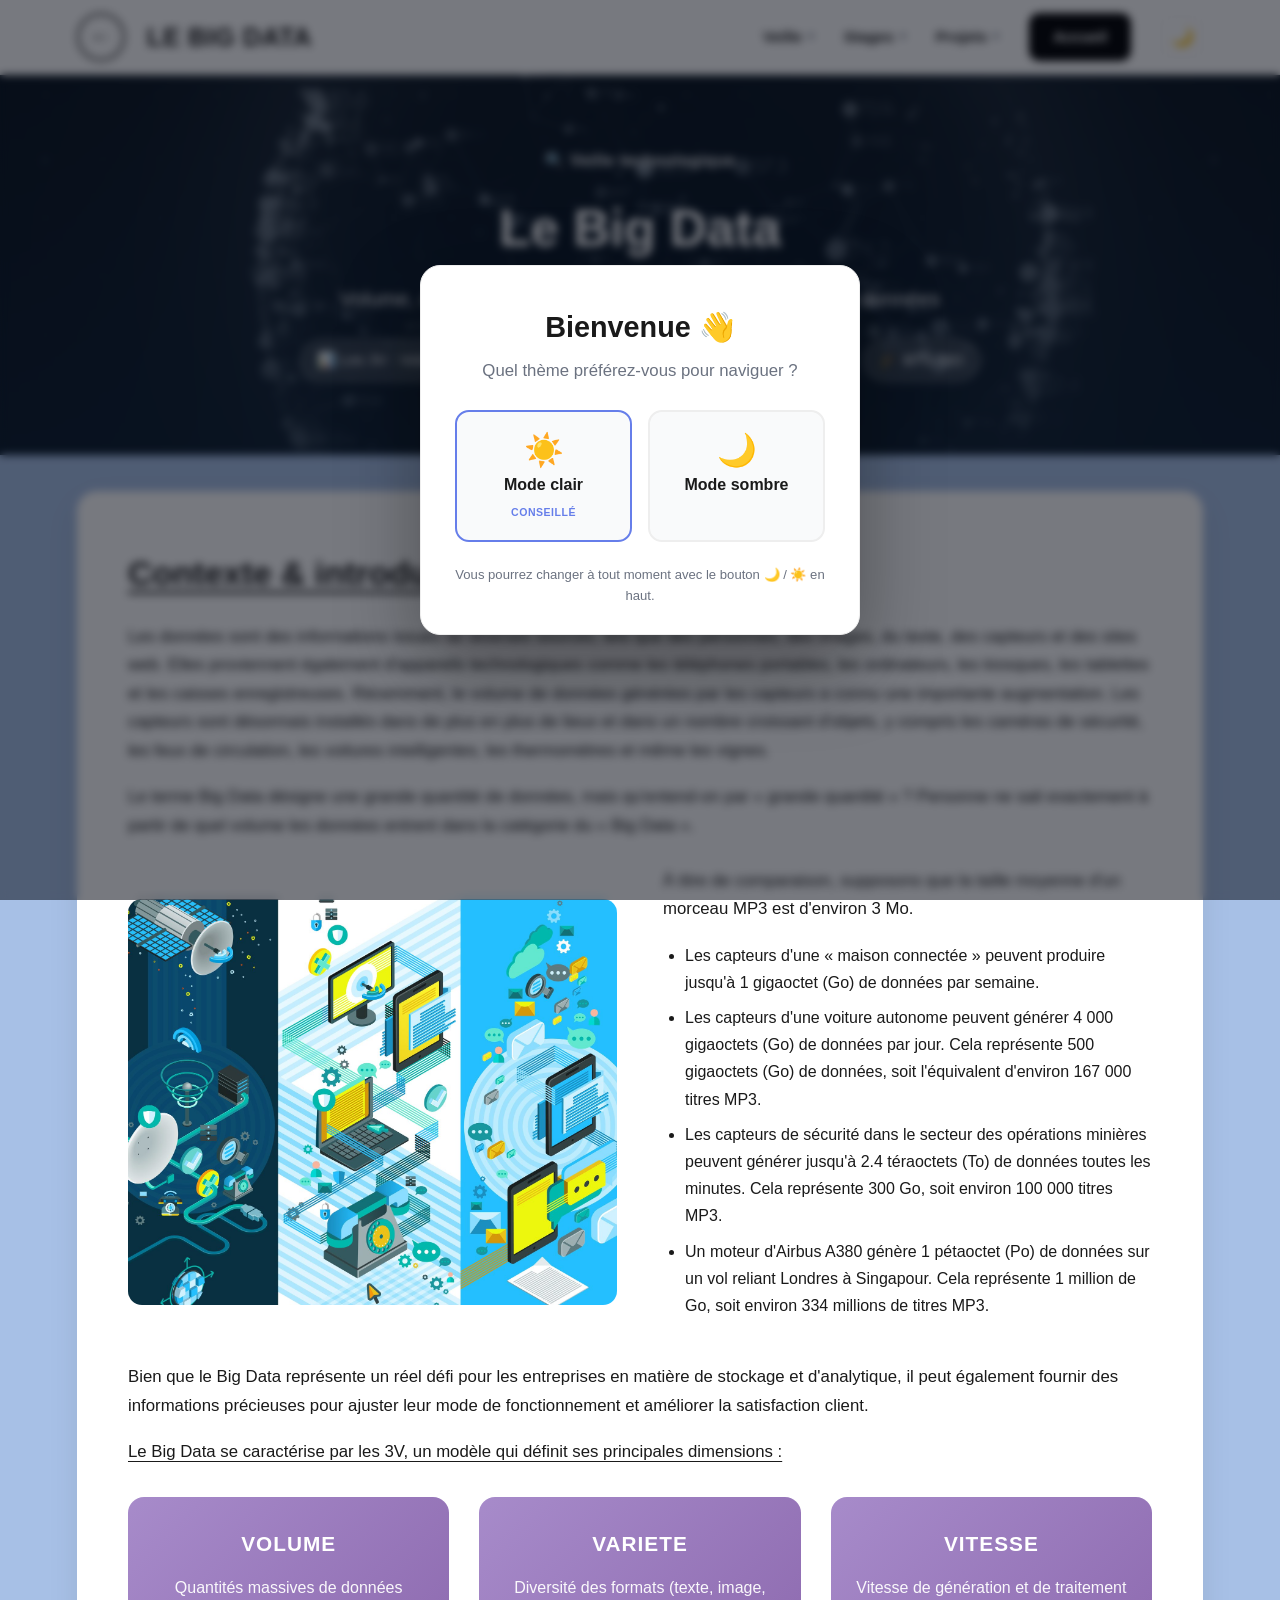
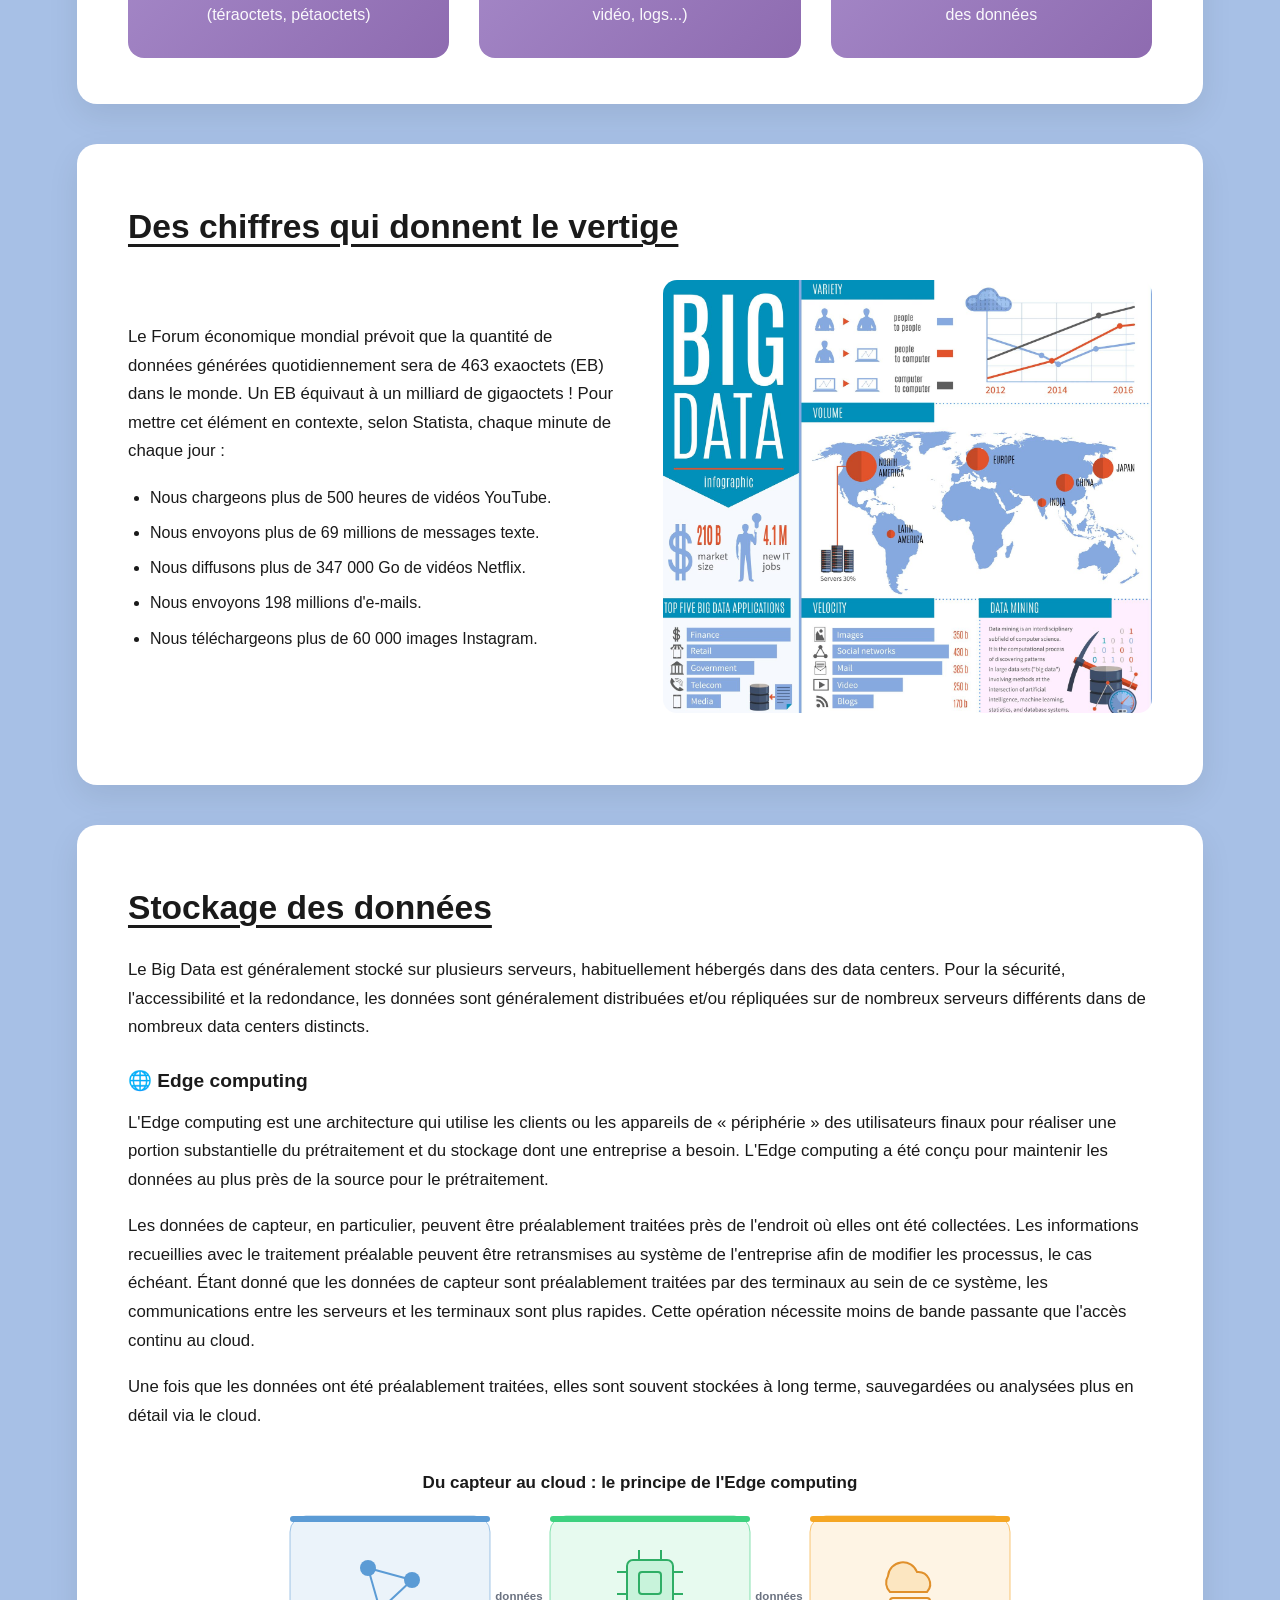
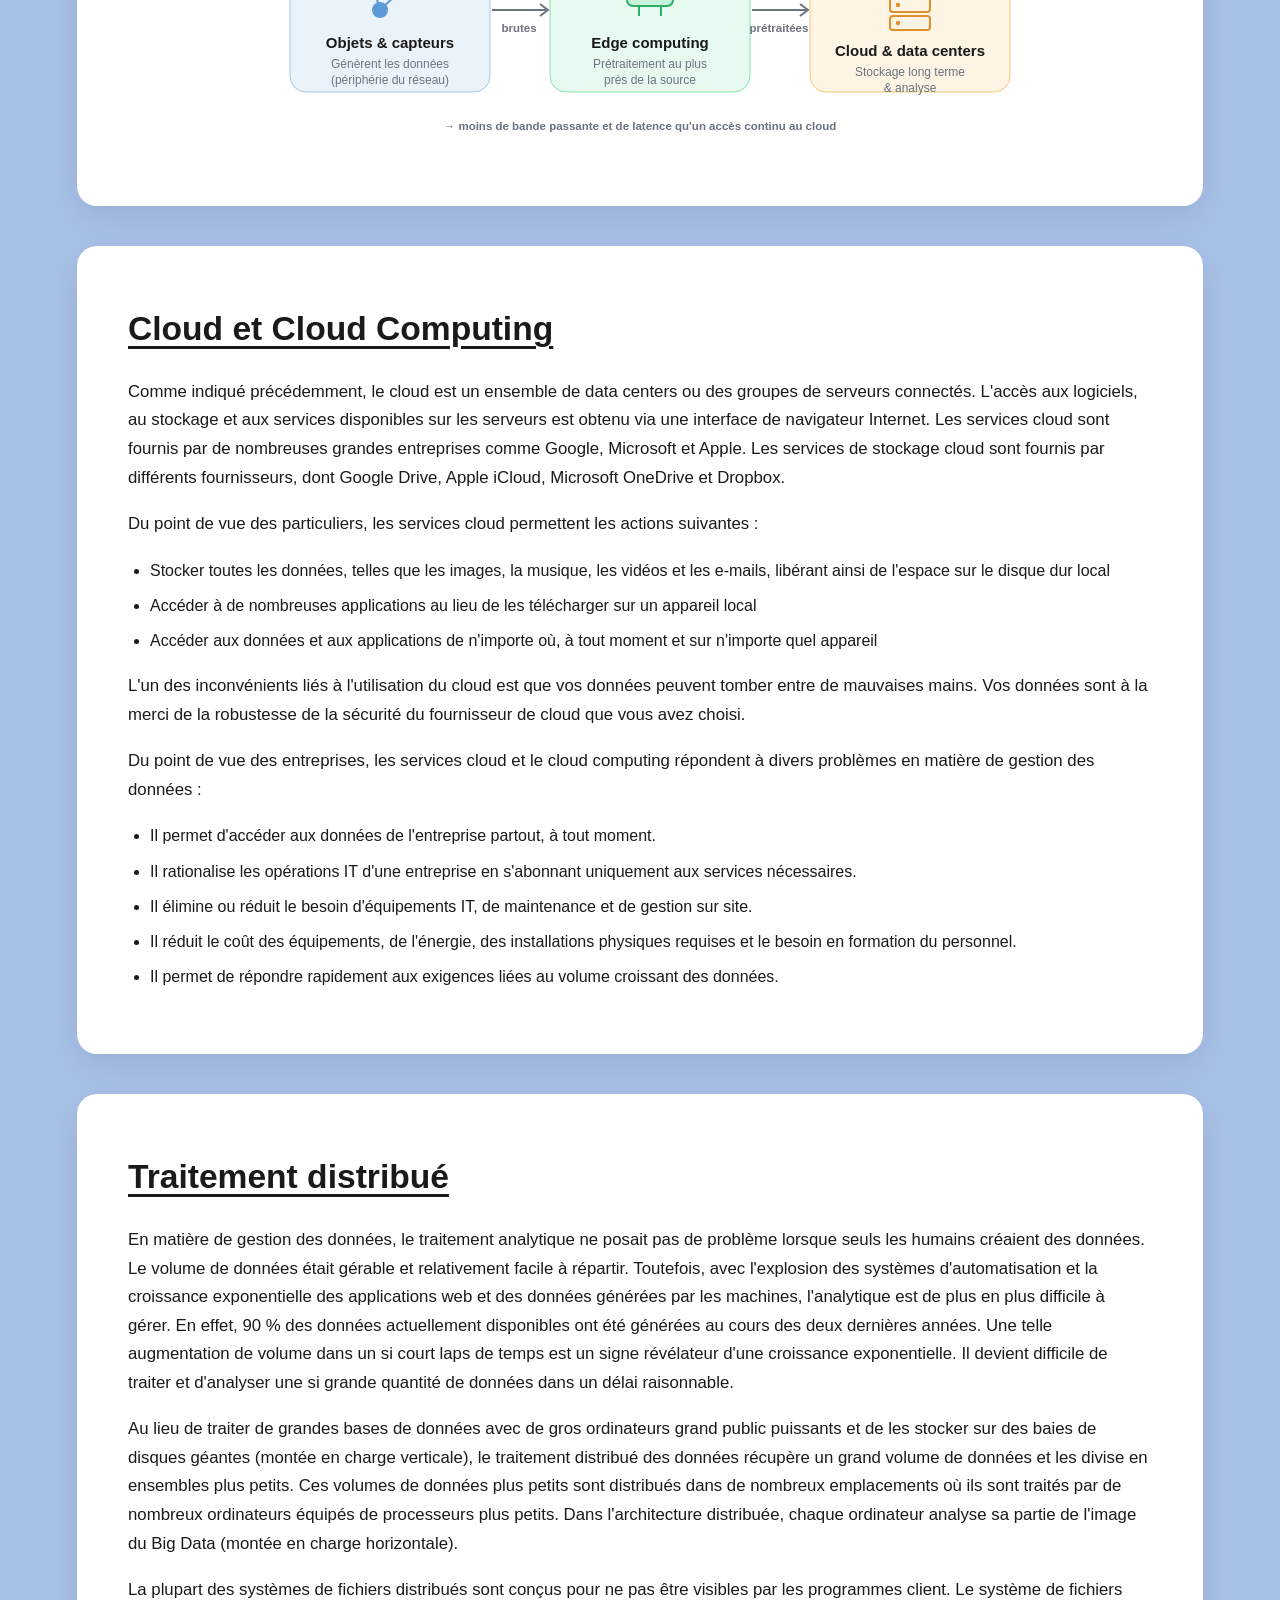
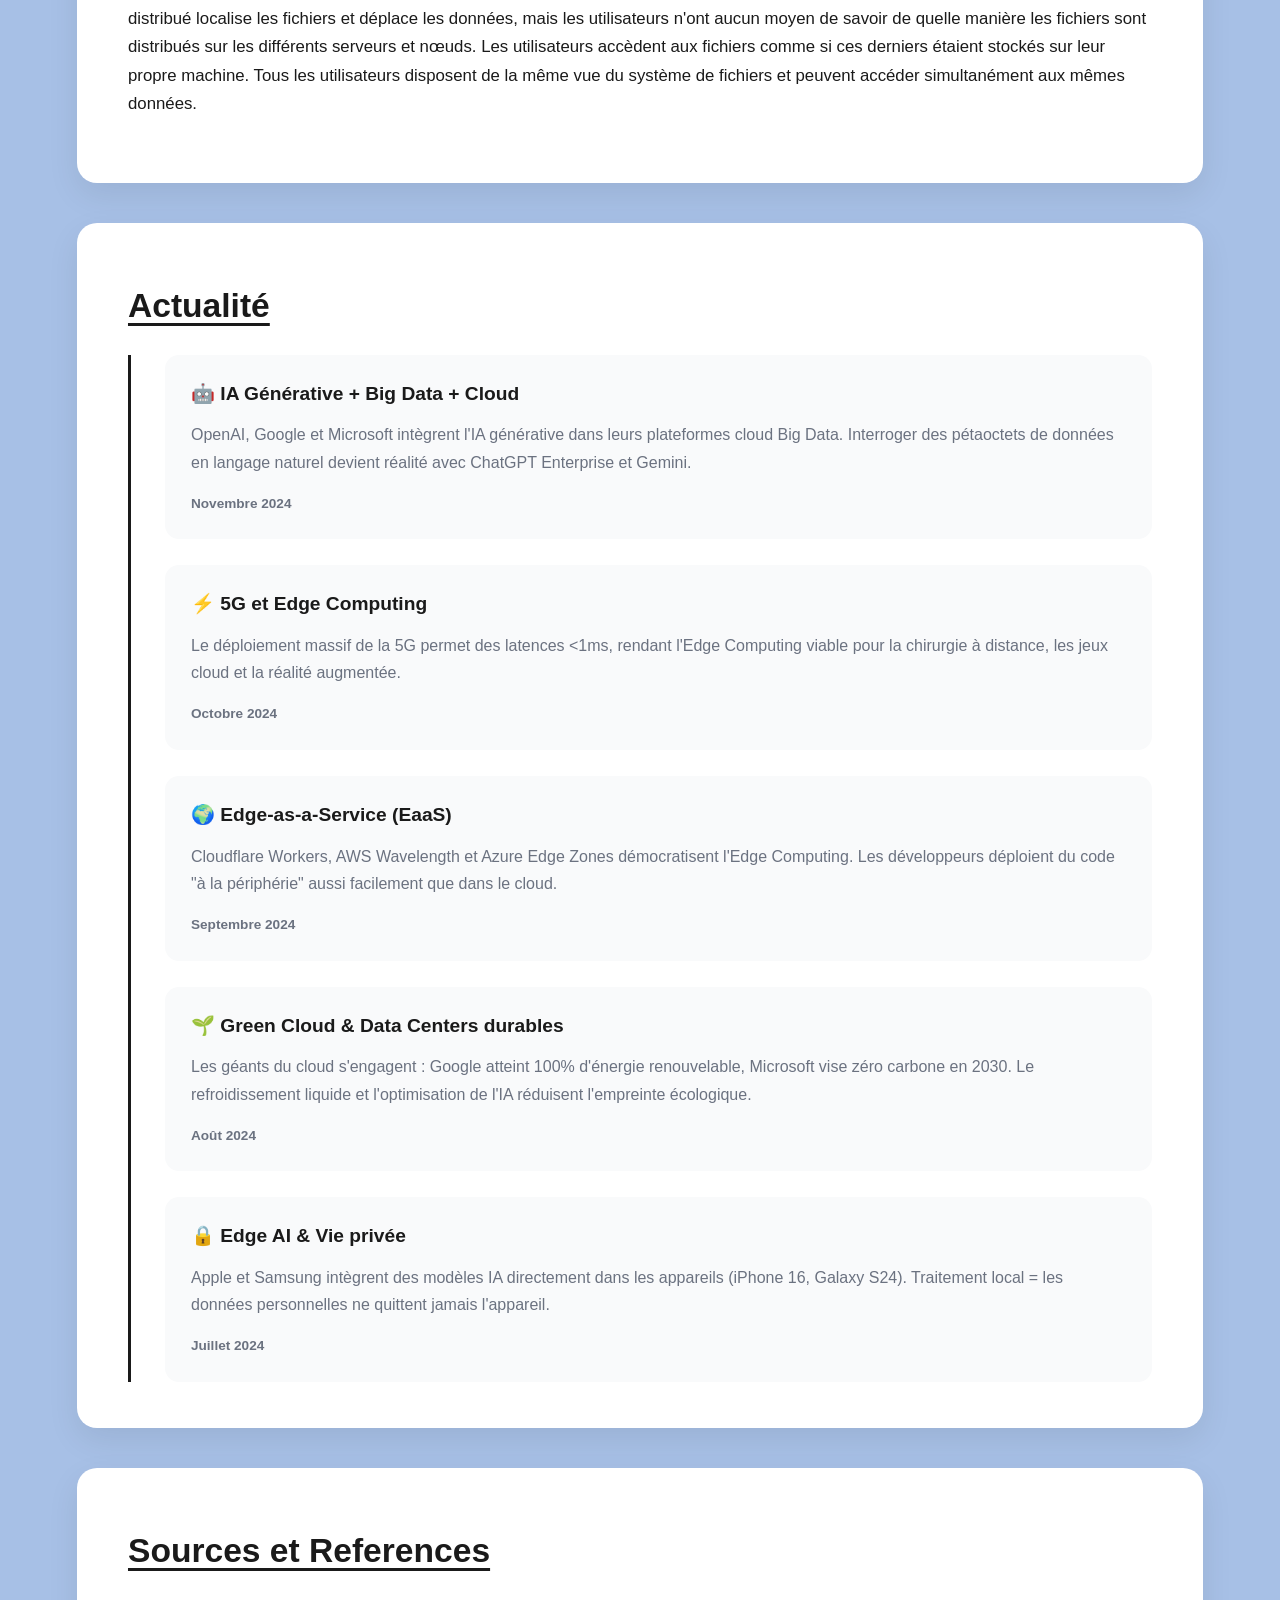
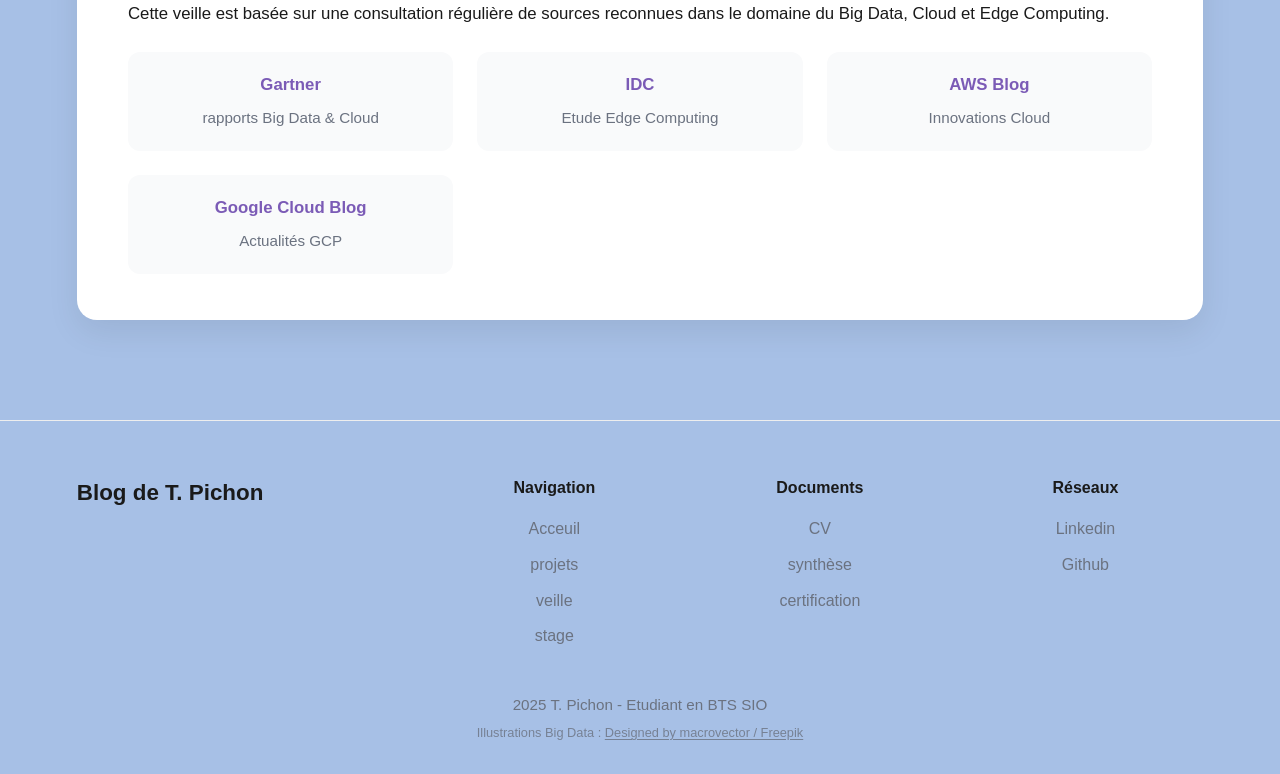
<file: big-data.html>
<!DOCTYPE html>
<html lang="fr">
<head>
  <meta charset="UTF-8">
  <meta name="viewport" content="width=device-width, initial-scale=1.0">
  <title>Le Big Data - T. Pichon</title>
  <link rel="stylesheet" href="css/style.css">
</head>
<body class="page-bigdata">

  <!-- En-tete (injecté par js/header.js) -->
  <header class="entete" id="site-header" data-title="LE BIG DATA" data-back="veille.html"></header>

  <!-- Hero -->
  <section class="sd-hero hero-bigdata">
    <div class="sd-hero-inner">
      <span class="sd-kicker">🔍 Veille technologique</span>
      <h1>Le Big Data</h1>
      <p>Volume, cloud et edge computing : gérer l'explosion des données</p>
      <div class="sd-meta">
        <span>📊 Les 3V : Volume · Variété · Vitesse</span>
        <span>🗞️ Mise à jour : novembre 2024</span>
        <span>🎓 BTS SIO</span>
      </div>
    </div>
  </section>

  <main class="conteneur bd-main">

    <!-- Bloc 1 : intro + comparaison + 3V -->
    <section class="bd-card">
      <h2 class="bd-titre">Contexte &amp; introduction</h2>
      <p>
        Les données sont des informations issues de diverses sources, tels que des
        personnes, des images, du texte, des capteurs et des sites web. Elles proviennent
        également d'appareils technologiques comme les téléphones portables, les ordinateurs,
        les kiosques, les tablettes et les caisses enregistreuses. Récemment, le volume de
        données générées par les capteurs a connu une importante augmentation. Les capteurs
        sont désormais installés dans de plus en plus de lieux et dans un nombre croissant
        d'objets, y compris les caméras de sécurité, les feux de circulation, les voitures
        intelligentes, les thermomètres et même les vignes.
      </p>
      <p>
        Le terme Big Data désigne une grande quantité de données, mais qu'entend-on par
        « grande quantité » ? Personne ne sait exactement à partir de quel volume les données
        entrent dans la catégorie du « Big Data ».
      </p>

      <div class="bd-split">
        <div class="bd-img">
          <img src="images/big data/big-data-statistics.jpg" alt="Objets connectés générant des données">
        </div>
        <div>
          <p>À titre de comparaison, supposons que la taille moyenne d'un morceau MP3 est d'environ 3 Mo.</p>
          <ul>
            <li>Les capteurs d'une « maison connectée » peuvent produire jusqu'à 1 gigaoctet (Go) de données par semaine.</li>
            <li>Les capteurs d'une voiture autonome peuvent générer 4 000 gigaoctets (Go) de données par jour. Cela représente 500 gigaoctets (Go) de données, soit l'équivalent d'environ 167 000 titres MP3.</li>
            <li>Les capteurs de sécurité dans le secteur des opérations minières peuvent générer jusqu'à 2.4 téraoctets (To) de données toutes les minutes. Cela représente 300 Go, soit environ 100 000 titres MP3.</li>
            <li>Un moteur d'Airbus A380 génère 1 pétaoctet (Po) de données sur un vol reliant Londres à Singapour. Cela représente 1 million de Go, soit environ 334 millions de titres MP3.</li>
          </ul>
        </div>
      </div>

      <p>
        Bien que le Big Data représente un réel défi pour les entreprises en matière de
        stockage et d'analytique, il peut également fournir des informations précieuses pour
        ajuster leur mode de fonctionnement et améliorer la satisfaction client.
      </p>

      <p class="bd-souligne">Le Big Data se caractérise par les 3V, un modèle qui définit ses principales dimensions :</p>

      <div class="v3-grille">
        <div class="v3-carte">
          <h3>VOLUME</h3>
          <p>Quantités massives de données (téraoctets, pétaoctets)</p>
        </div>
        <div class="v3-carte">
          <h3>VARIETE</h3>
          <p>Diversité des formats (texte, image, vidéo, logs...)</p>
        </div>
        <div class="v3-carte">
          <h3>VITESSE</h3>
          <p>Vitesse de génération et de traitement des données</p>
        </div>
      </div>
    </section>

    <!-- Bloc 2 : chiffres cles -->
    <section class="bd-card">
      <h2 class="bd-titre">Des chiffres qui donnent le vertige</h2>
      <div class="bd-split">
        <div>
          <p>
            Le Forum économique mondial prévoit que la quantité de données générées
            quotidiennement sera de 463 exaoctets (EB) dans le monde. Un EB équivaut à un
            milliard de gigaoctets ! Pour mettre cet élément en contexte, selon Statista,
            chaque minute de chaque jour :
          </p>
          <ul>
            <li>Nous chargeons plus de 500 heures de vidéos YouTube.</li>
            <li>Nous envoyons plus de 69 millions de messages texte.</li>
            <li>Nous diffusons plus de 347 000 Go de vidéos Netflix.</li>
            <li>Nous envoyons 198 millions d'e-mails.</li>
            <li>Nous téléchargeons plus de 60 000 images Instagram.</li>
          </ul>
        </div>
        <div class="bd-img">
          <img src="images/big data/big-data-chiffres.jpg" alt="Chiffres clés du Big Data">
        </div>
      </div>
    </section>

    <!-- Bloc 3 : stockage + edge computing -->
    <section class="bd-card">
      <h2 class="bd-titre">Stockage des données</h2>
      <p>
        Le Big Data est généralement stocké sur plusieurs serveurs, habituellement hébergés
        dans des data centers. Pour la sécurité, l'accessibilité et la redondance, les
        données sont généralement distribuées et/ou répliquées sur de nombreux serveurs
        différents dans de nombreux data centers distincts.
      </p>

      <h3 class="sd-sub">🌐 Edge computing</h3>
      <p>
        L'Edge computing est une architecture qui utilise les clients ou les appareils de
        « périphérie » des utilisateurs finaux pour réaliser une portion substantielle du
        prétraitement et du stockage dont une entreprise a besoin. L'Edge computing a été
        conçu pour maintenir les données au plus près de la source pour le prétraitement.
      </p>
      <p>
        Les données de capteur, en particulier, peuvent être préalablement traitées près de
        l'endroit où elles ont été collectées. Les informations recueillies avec le traitement
        préalable peuvent être retransmises au système de l'entreprise afin de modifier les
        processus, le cas échéant. Étant donné que les données de capteur sont préalablement
        traitées par des terminaux au sein de ce système, les communications entre les serveurs
        et les terminaux sont plus rapides. Cette opération nécessite moins de bande passante
        que l'accès continu au cloud.
      </p>
      <p>
        Une fois que les données ont été préalablement traitées, elles sont souvent stockées à
        long terme, sauvegardées ou analysées plus en détail via le cloud.
      </p>
      <figure class="edge-schema" aria-label="Schéma : du capteur au cloud, le principe de l'Edge computing">
        <svg viewBox="0 0 760 300" xmlns="http://www.w3.org/2000/svg" role="img"
             aria-label="Les objets et capteurs en périphérie génèrent les données ; l'Edge computing les prétraite au plus près de la source ; seules les données utiles sont envoyées vers le cloud et les data centers pour le stockage et l'analyse.">
          <style>
            .es-txt{font-family:'Segoe UI',Roboto,Arial,sans-serif;}
            .es-head{fill:var(--texte);font-size:17px;font-weight:800;}
            .es-title{fill:var(--texte);font-size:15px;font-weight:700;}
            .es-sub{fill:var(--texte-doux);font-size:12px;}
            .es-lbl{fill:var(--texte-doux);font-size:11.5px;font-weight:600;}
            .es-arrow{stroke:var(--texte-doux);stroke-width:2;fill:none;}
          </style>

          <!-- Titre -->
          <text class="es-txt es-head" x="380" y="28" text-anchor="middle">Du capteur au cloud : le principe de l'Edge computing</text>

          <!-- Boîte 1 : Objets & capteurs -->
          <g class="es-txt">
            <rect x="30" y="56" width="200" height="176" rx="16" fill="rgba(91,155,213,.12)" stroke="rgba(91,155,213,.55)"/>
            <rect x="30" y="56" width="200" height="6" rx="3" fill="#5b9bd5"/>
            <!-- icône : objets connectés -->
            <g stroke="#5b9bd5" stroke-width="2" fill="none">
              <line x1="108" y1="108" x2="152" y2="120"/>
              <line x1="152" y1="120" x2="120" y2="150"/>
              <line x1="120" y1="150" x2="108" y2="108"/>
            </g>
            <circle cx="108" cy="108" r="8" fill="#5b9bd5"/>
            <circle cx="152" cy="120" r="8" fill="#5b9bd5"/>
            <circle cx="120" cy="150" r="8" fill="#5b9bd5"/>
            <text class="es-title" x="130" y="188" text-anchor="middle">Objets &amp; capteurs</text>
            <text class="es-sub" x="130" y="208" text-anchor="middle">Génèrent les données</text>
            <text class="es-sub" x="130" y="224" text-anchor="middle">(périphérie du réseau)</text>
          </g>

          <!-- Flèche 1 -->
          <g class="es-txt">
            <path class="es-arrow" d="M232 150 H286"/>
            <path class="es-arrow" d="M280 144 L288 150 L280 156"/>
            <text class="es-lbl" x="259" y="140" text-anchor="middle">données</text>
            <text class="es-lbl" x="259" y="172" text-anchor="middle">brutes</text>
          </g>

          <!-- Boîte 2 : Edge computing -->
          <g class="es-txt">
            <rect x="290" y="56" width="200" height="176" rx="16" fill="rgba(61,209,127,.12)" stroke="rgba(61,209,127,.6)"/>
            <rect x="290" y="56" width="200" height="6" rx="3" fill="#3dd17f"/>
            <!-- icône : puce -->
            <g stroke="#2fae66" stroke-width="2" fill="none">
              <rect x="367" y="100" width="46" height="46" rx="6" fill="rgba(61,209,127,.18)"/>
              <rect x="379" y="112" width="22" height="22" rx="3"/>
              <line x1="367" y1="112" x2="357" y2="112"/><line x1="367" y1="134" x2="357" y2="134"/>
              <line x1="413" y1="112" x2="423" y2="112"/><line x1="413" y1="134" x2="423" y2="134"/>
              <line x1="379" y1="100" x2="379" y2="90"/><line x1="401" y1="100" x2="401" y2="90"/>
              <line x1="379" y1="146" x2="379" y2="156"/><line x1="401" y1="146" x2="401" y2="156"/>
            </g>
            <text class="es-title" x="390" y="188" text-anchor="middle">Edge computing</text>
            <text class="es-sub" x="390" y="208" text-anchor="middle">Prétraitement au plus</text>
            <text class="es-sub" x="390" y="224" text-anchor="middle">près de la source</text>
          </g>

          <!-- Flèche 2 -->
          <g class="es-txt">
            <path class="es-arrow" d="M492 150 H546"/>
            <path class="es-arrow" d="M540 144 L548 150 L540 156"/>
            <text class="es-lbl" x="519" y="140" text-anchor="middle">données</text>
            <text class="es-lbl" x="519" y="172" text-anchor="middle">prétraitées</text>
          </g>

          <!-- Boîte 3 : Cloud & data centers -->
          <g class="es-txt">
            <rect x="550" y="56" width="200" height="176" rx="16" fill="rgba(245,166,35,.12)" stroke="rgba(245,166,35,.6)"/>
            <rect x="550" y="56" width="200" height="6" rx="3" fill="#f5a623"/>
            <!-- icône : nuage + serveurs -->
            <path d="M628 116 a15 15 0 0 1 29 -4 a12 12 0 0 1 10 20 h-37 a13 13 0 0 1 -2 -16 z"
                  fill="rgba(245,166,35,.18)" stroke="#e0902b" stroke-width="2"/>
            <g fill="none" stroke="#e0902b" stroke-width="2">
              <rect x="630" y="138" width="40" height="14" rx="3"/>
              <rect x="630" y="156" width="40" height="14" rx="3"/>
            </g>
            <circle cx="638" cy="145" r="2.2" fill="#e0902b"/>
            <circle cx="638" cy="163" r="2.2" fill="#e0902b"/>
            <text class="es-title" x="650" y="196" text-anchor="middle">Cloud &amp; data centers</text>
            <text class="es-sub" x="650" y="216" text-anchor="middle">Stockage long terme</text>
            <text class="es-sub" x="650" y="232" text-anchor="middle">&amp; analyse</text>
          </g>

          <!-- Note bande passante -->
          <text class="es-txt es-lbl" x="380" y="270" text-anchor="middle">
            → moins de bande passante et de latence qu'un accès continu au cloud
          </text>
        </svg>
      </figure>
    </section>

    <!-- Bloc 4 : cloud -->
    <section class="bd-card">
      <h2 class="bd-titre">Cloud et Cloud Computing</h2>
      <p>
        Comme indiqué précédemment, le cloud est un ensemble de data centers ou des groupes de
        serveurs connectés. L'accès aux logiciels, au stockage et aux services disponibles sur
        les serveurs est obtenu via une interface de navigateur Internet. Les services cloud
        sont fournis par de nombreuses grandes entreprises comme Google, Microsoft et Apple.
        Les services de stockage cloud sont fournis par différents fournisseurs, dont Google
        Drive, Apple iCloud, Microsoft OneDrive et Dropbox.
      </p>
      <p>Du point de vue des particuliers, les services cloud permettent les actions suivantes :</p>
      <ul>
        <li>Stocker toutes les données, telles que les images, la musique, les vidéos et les e-mails, libérant ainsi de l'espace sur le disque dur local</li>
        <li>Accéder à de nombreuses applications au lieu de les télécharger sur un appareil local</li>
        <li>Accéder aux données et aux applications de n'importe où, à tout moment et sur n'importe quel appareil</li>
      </ul>
      <p>
        L'un des inconvénients liés à l'utilisation du cloud est que vos données peuvent tomber
        entre de mauvaises mains. Vos données sont à la merci de la robustesse de la sécurité du
        fournisseur de cloud que vous avez choisi.
      </p>
      <p>Du point de vue des entreprises, les services cloud et le cloud computing répondent à divers problèmes en matière de gestion des données :</p>
      <ul>
        <li>Il permet d'accéder aux données de l'entreprise partout, à tout moment.</li>
        <li>Il rationalise les opérations IT d'une entreprise en s'abonnant uniquement aux services nécessaires.</li>
        <li>Il élimine ou réduit le besoin d'équipements IT, de maintenance et de gestion sur site.</li>
        <li>Il réduit le coût des équipements, de l'énergie, des installations physiques requises et le besoin en formation du personnel.</li>
        <li>Il permet de répondre rapidement aux exigences liées au volume croissant des données.</li>
      </ul>
    </section>

    <!-- Bloc 5 : traitement distribue -->
    <section class="bd-card">
      <h2 class="bd-titre">Traitement distribué</h2>
      <p>
        En matière de gestion des données, le traitement analytique ne posait pas de problème
        lorsque seuls les humains créaient des données. Le volume de données était gérable et
        relativement facile à répartir. Toutefois, avec l'explosion des systèmes d'automatisation
        et la croissance exponentielle des applications web et des données générées par les
        machines, l'analytique est de plus en plus difficile à gérer. En effet, 90 % des données
        actuellement disponibles ont été générées au cours des deux dernières années. Une telle
        augmentation de volume dans un si court laps de temps est un signe révélateur d'une
        croissance exponentielle. Il devient difficile de traiter et d'analyser une si grande
        quantité de données dans un délai raisonnable.
      </p>
      <p>
        Au lieu de traiter de grandes bases de données avec de gros ordinateurs grand public
        puissants et de les stocker sur des baies de disques géantes (montée en charge verticale),
        le traitement distribué des données récupère un grand volume de données et les divise en
        ensembles plus petits. Ces volumes de données plus petits sont distribués dans de nombreux
        emplacements où ils sont traités par de nombreux ordinateurs équipés de processeurs plus
        petits. Dans l'architecture distribuée, chaque ordinateur analyse sa partie de l'image du
        Big Data (montée en charge horizontale).
      </p>
      <p>
        La plupart des systèmes de fichiers distribués sont conçus pour ne pas être visibles par
        les programmes client. Le système de fichiers distribué localise les fichiers et déplace
        les données, mais les utilisateurs n'ont aucun moyen de savoir de quelle manière les
        fichiers sont distribués sur les différents serveurs et nœuds. Les utilisateurs accèdent
        aux fichiers comme si ces derniers étaient stockés sur leur propre machine. Tous les
        utilisateurs disposent de la même vue du système de fichiers et peuvent accéder
        simultanément aux mêmes données.
      </p>
    </section>

    <!-- Bloc 6 : actualite -->
    <section class="bd-card">
      <h2 class="bd-titre">Actualité</h2>
      <div class="actu-timeline">

        <article class="actu-carte">
          <h3>🤖 IA Générative + Big Data + Cloud</h3>
          <p>OpenAI, Google et Microsoft intègrent l'IA générative dans leurs plateformes cloud
             Big Data. Interroger des pétaoctets de données en langage naturel devient réalité
             avec ChatGPT Enterprise et Gemini.</p>
          <span class="actu-date">Novembre 2024</span>
        </article>

        <article class="actu-carte">
          <h3>⚡ 5G et Edge Computing</h3>
          <p>Le déploiement massif de la 5G permet des latences &lt;1ms, rendant l'Edge Computing
             viable pour la chirurgie à distance, les jeux cloud et la réalité augmentée.</p>
          <span class="actu-date">Octobre 2024</span>
        </article>

        <article class="actu-carte">
          <h3>🌍 Edge-as-a-Service (EaaS)</h3>
          <p>Cloudflare Workers, AWS Wavelength et Azure Edge Zones démocratisent l'Edge Computing.
             Les développeurs déploient du code "à la périphérie" aussi facilement que dans le cloud.</p>
          <span class="actu-date">Septembre 2024</span>
        </article>

        <article class="actu-carte">
          <h3>🌱 Green Cloud &amp; Data Centers durables</h3>
          <p>Les géants du cloud s'engagent : Google atteint 100% d'énergie renouvelable, Microsoft
             vise zéro carbone en 2030. Le refroidissement liquide et l'optimisation de l'IA
             réduisent l'empreinte écologique.</p>
          <span class="actu-date">Août 2024</span>
        </article>

        <article class="actu-carte">
          <h3>🔒 Edge AI &amp; Vie privée</h3>
          <p>Apple et Samsung intègrent des modèles IA directement dans les appareils (iPhone 16,
             Galaxy S24). Traitement local = les données personnelles ne quittent jamais l'appareil.</p>
          <span class="actu-date">Juillet 2024</span>
        </article>

      </div>
    </section>

    <!-- Bloc 7 : sources -->
    <section class="bd-card">
      <h2 class="bd-titre">Sources et References</h2>
      <p>Cette veille est basée sur une consultation régulière de sources reconnues dans le
         domaine du Big Data, Cloud et Edge Computing.</p>
      <div class="sources-grille">
        <div class="source-carte"><h4>Gartner</h4><p>rapports Big Data &amp; Cloud</p></div>
        <div class="source-carte"><h4>IDC</h4><p>Etude Edge Computing</p></div>
        <div class="source-carte"><h4>AWS Blog</h4><p>Innovations Cloud</p></div>
        <div class="source-carte"><h4>Google Cloud Blog</h4><p>Actualités GCP</p></div>
      </div>
    </section>

  </main>

  <!-- Footer -->
  <footer class="footer" id="site-footer"></footer>
  <script src="js/footer.js"></script>

  <!-- Bouton retour en haut -->
  <button id="backToTop" class="back-to-top" aria-label="Remonter en haut de page">↑</button>

  <script src="js/header.js"></script>
  <script src="js/theme.js"></script>
  <script src="js/scroll-top.js"></script>
</body>
</html>
</file>
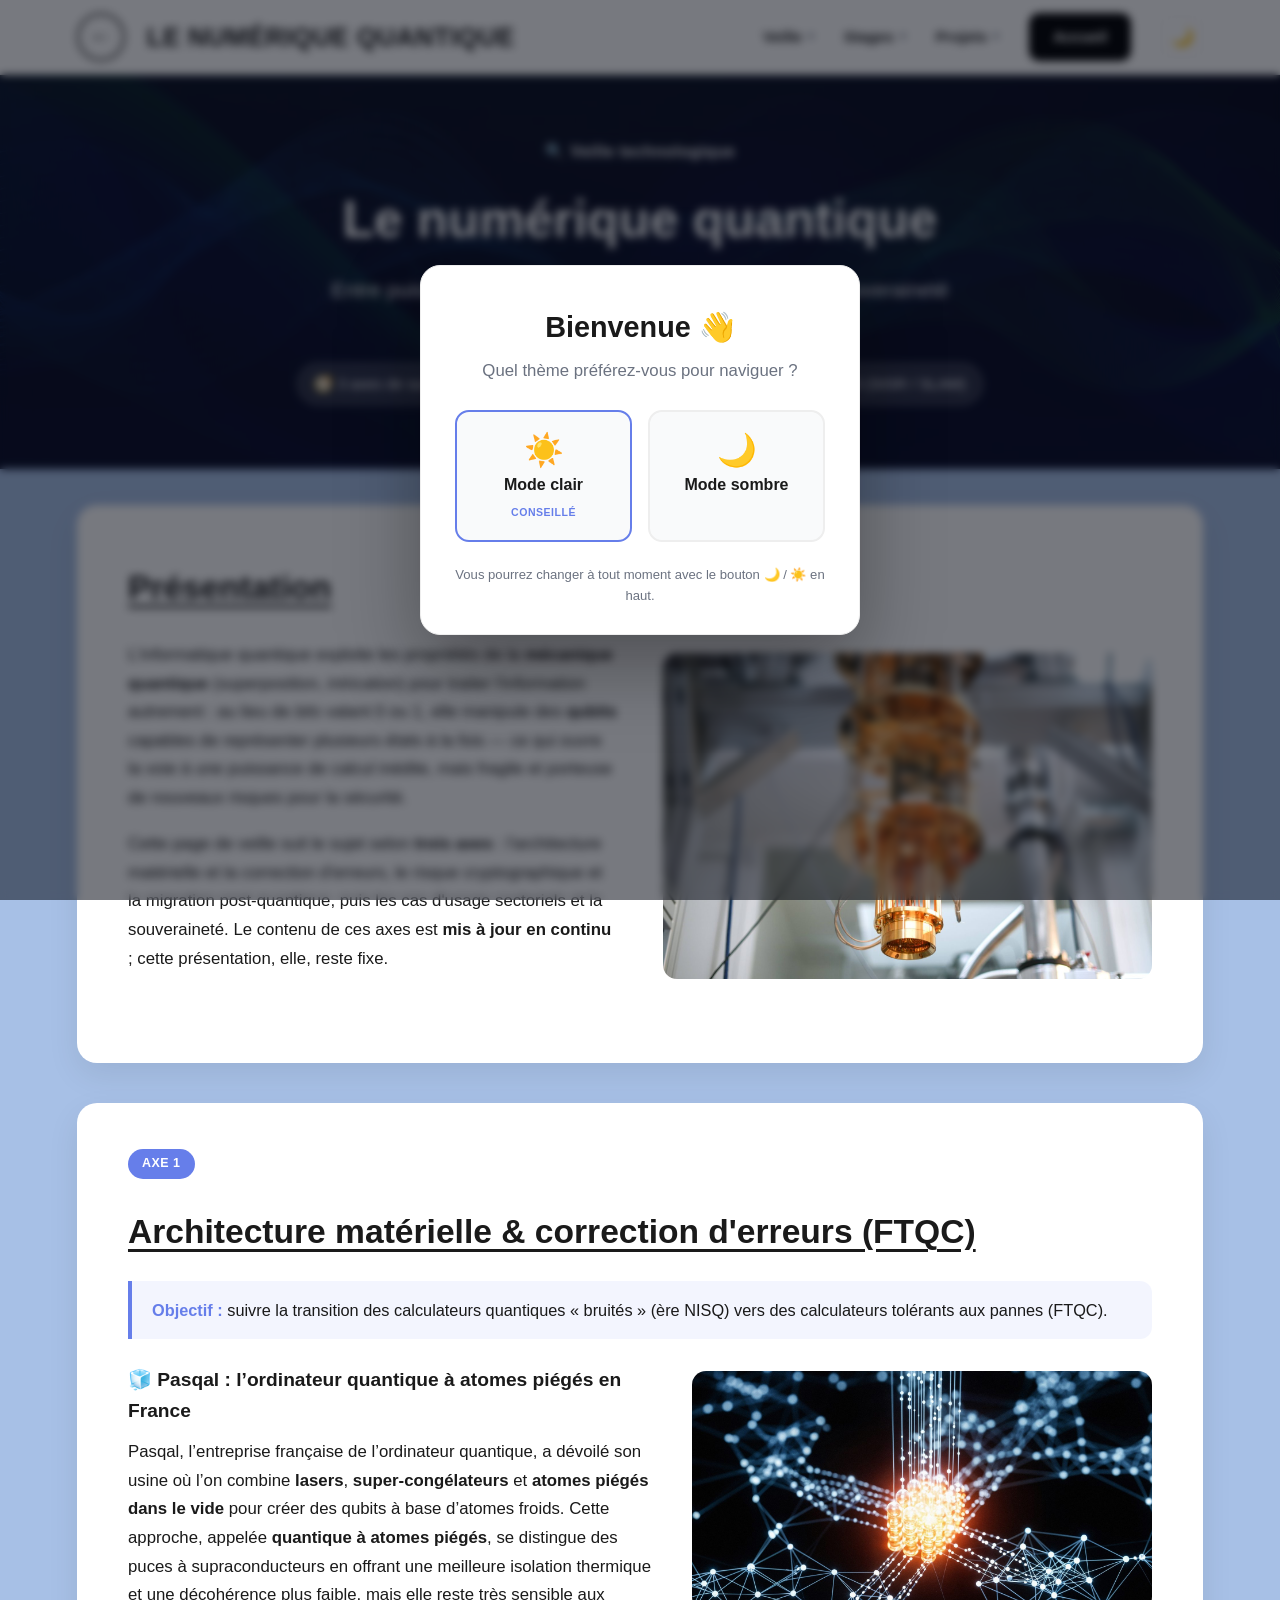
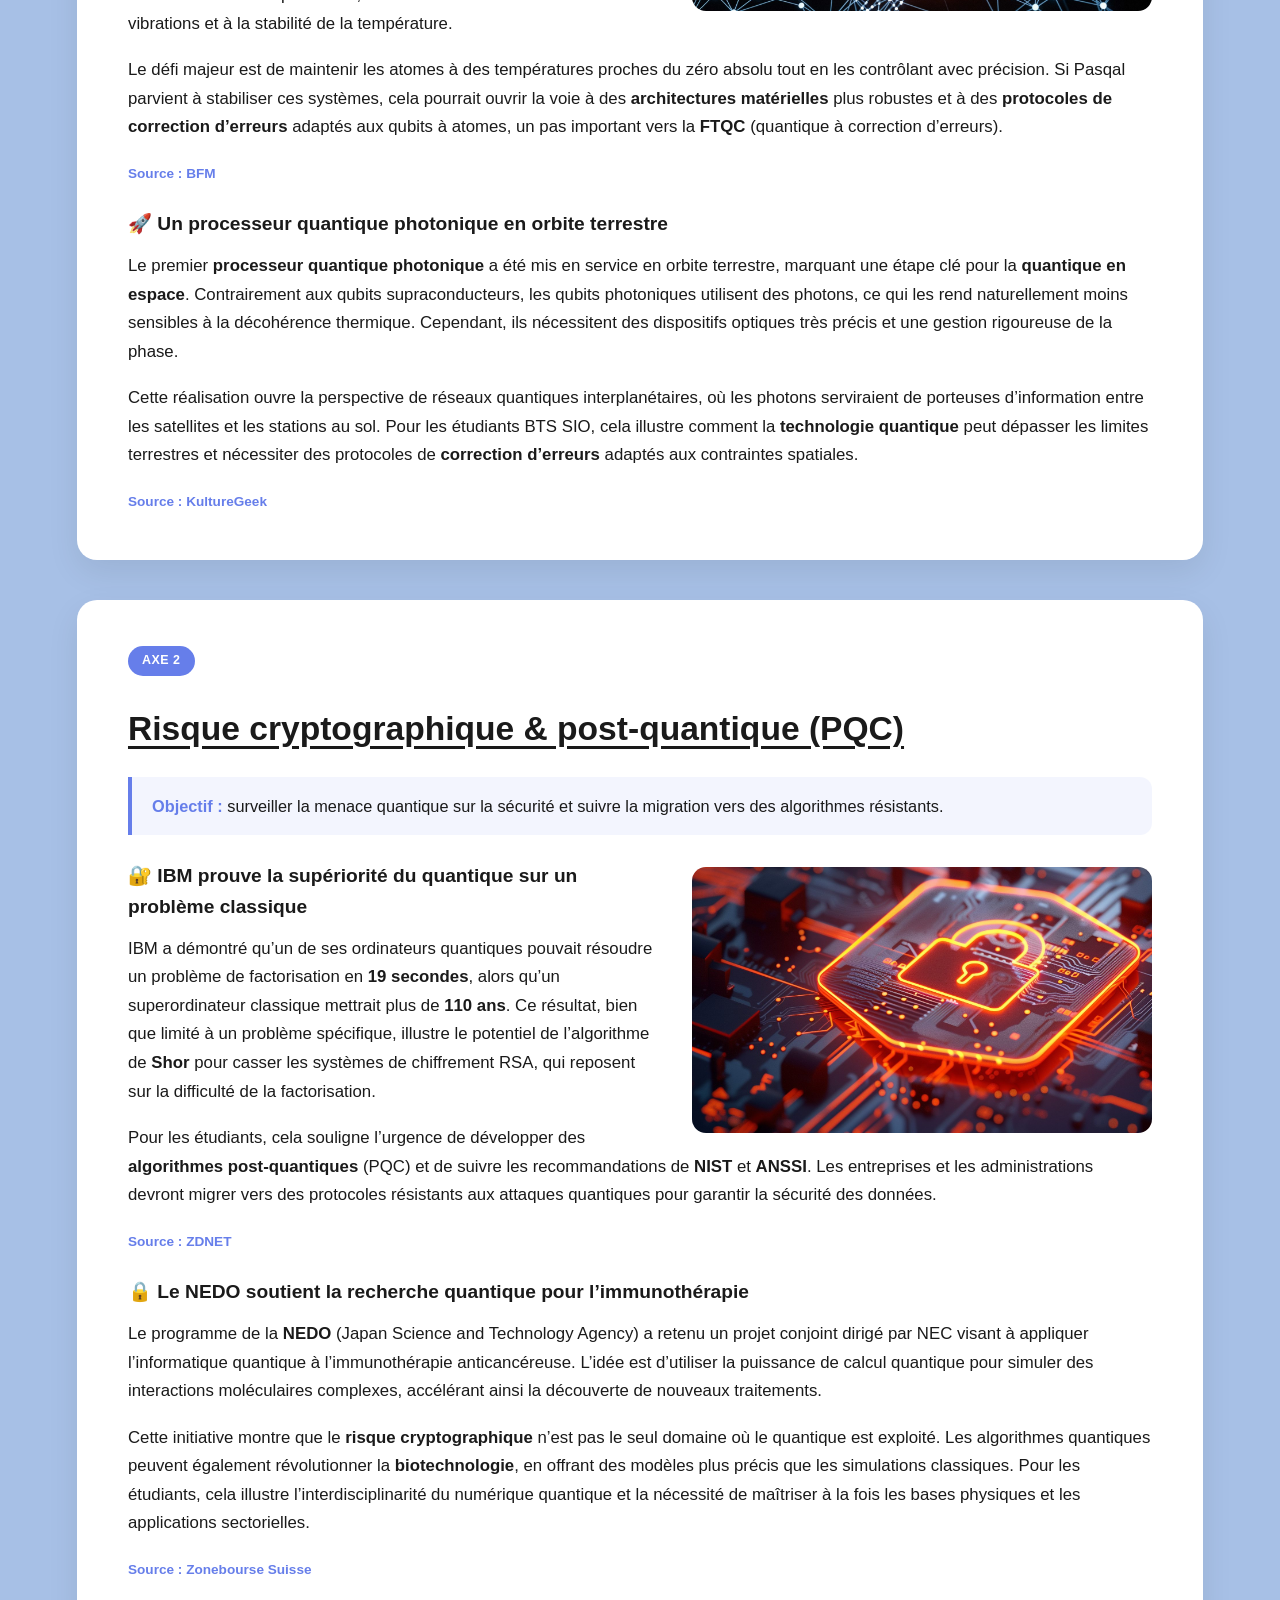
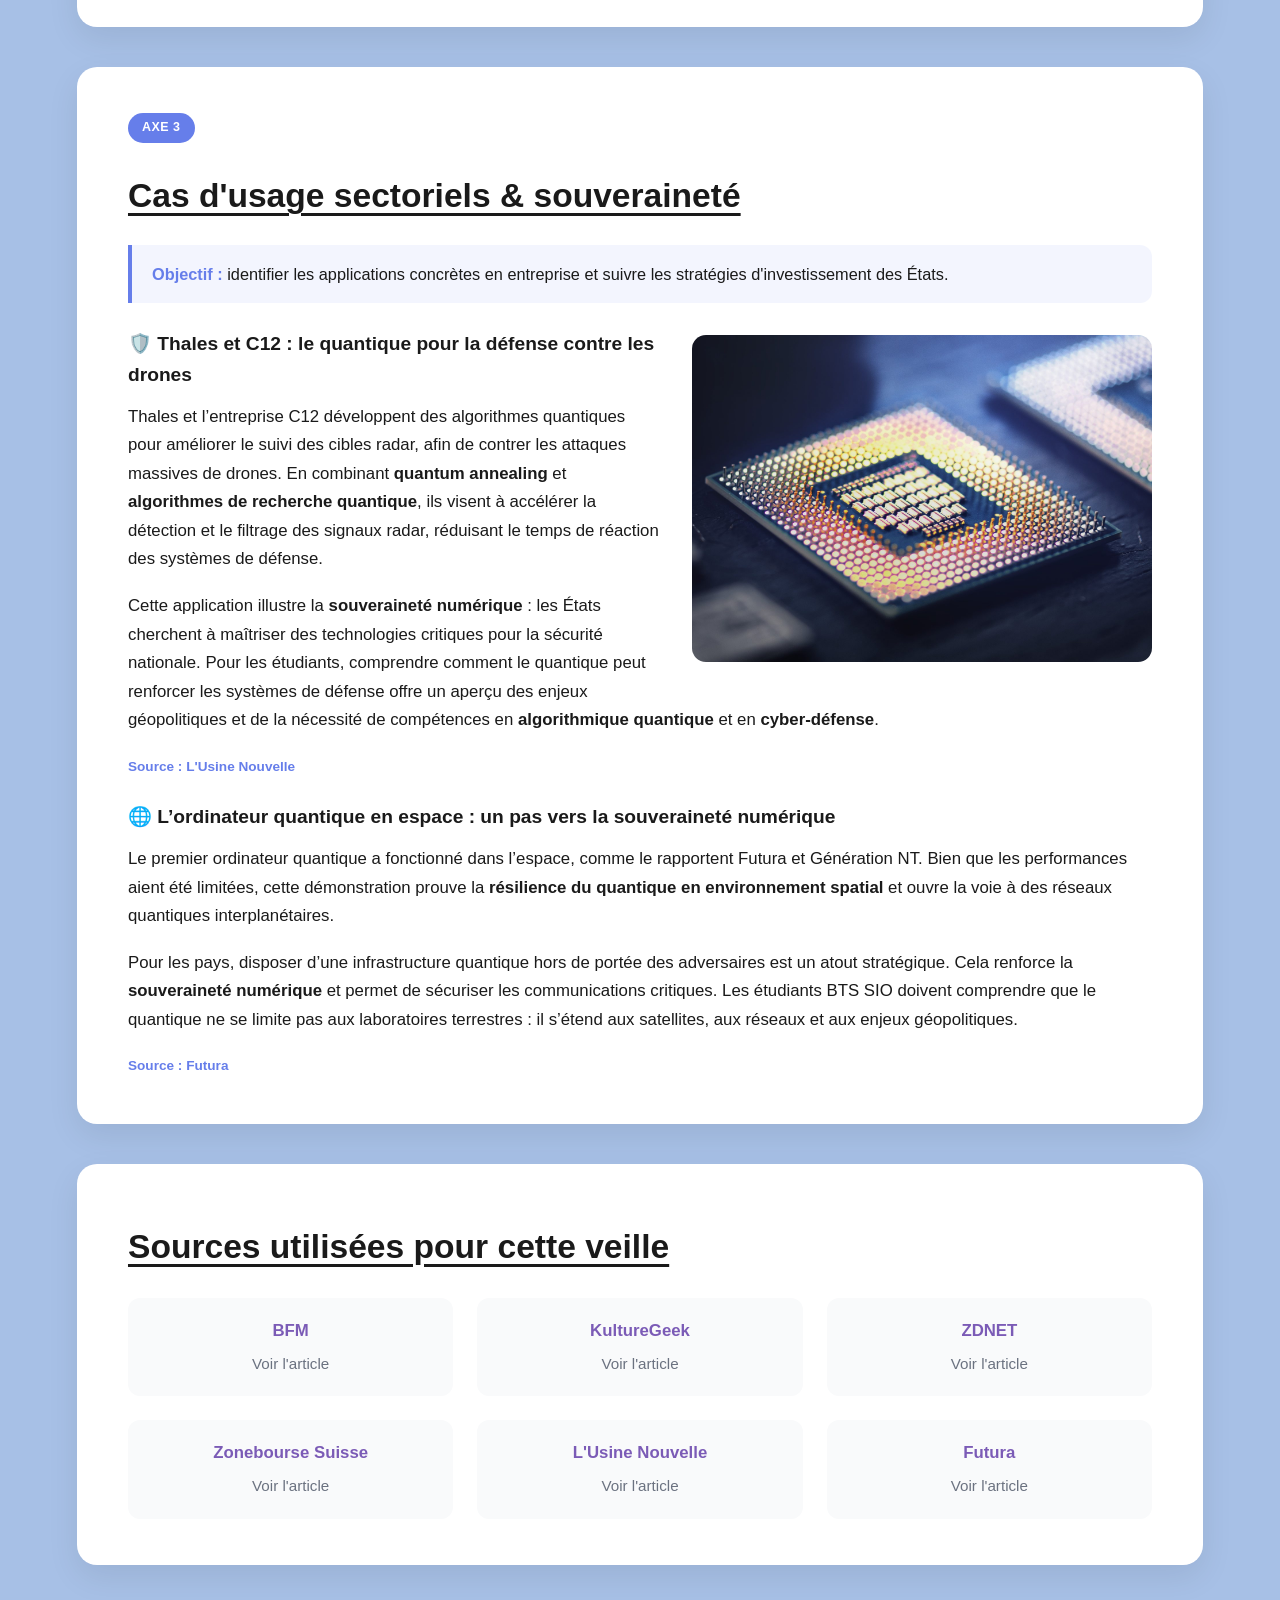
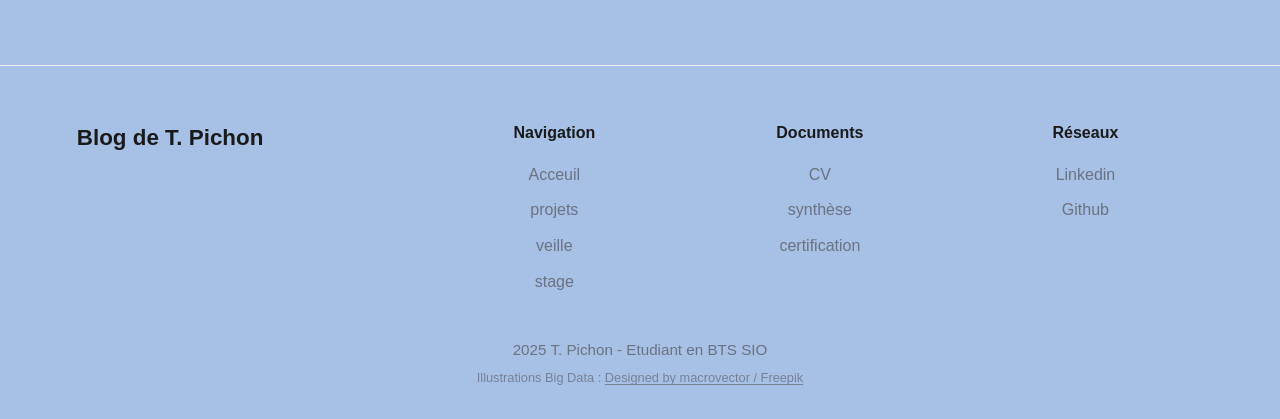
<file: quantique-v2.html>
<!DOCTYPE html>
<html lang="fr">
<head>
  <meta charset="UTF-8">
  <meta name="viewport" content="width=device-width, initial-scale=1.0">
  <title>Le numérique quantique — Veille technologique (auto)</title>
  <link rel="stylesheet" href="css/style.css">
</head>
<body class="page-bigdata">

  <!-- En-tete (injecté par js/header.js) -->
  <header class="entete" id="site-header" data-title="LE NUMÉRIQUE QUANTIQUE" data-back="veille.html"></header>

  <!-- Hero -->
  <section class="sd-hero hero-quantique">
    <div class="sd-hero-inner">
      <span class="sd-kicker">🔍 Veille technologique</span>
      <h1>Le numérique quantique</h1>
      <p>Entre puissance de calcul, rupture cryptographique et souveraineté stratégique</p>
      <div class="sd-meta">
        <span>🧭 3 axes de surveillance</span>
        <span id="rapports-maj">🗞️ Mise à jour : septembre 2026</span>
        <span>🎓 BTS SIO (SISR / SLAM)</span>
      </div>
    </div>
  </section>

  <main class="conteneur bd-main">

    <!-- Présentation (FIXE — ne change pas d'un run à l'autre) -->
    <section class="bd-card">
      <h2 class="bd-titre">Présentation</h2>
      <div class="bd-split">
        <div>
          <p>
            L'informatique quantique exploite les propriétés de la <strong>mécanique quantique</strong>
            (superposition, intrication) pour traiter l'information autrement : au lieu de <em>bits</em>
            valant 0 ou 1, elle manipule des <strong>qubits</strong> capables de représenter plusieurs
            états à la fois — ce qui ouvre la voie à une puissance de calcul inédite, mais fragile et
            porteuse de nouveaux risques pour la sécurité.
          </p>
          <p>
            Cette page de veille suit le sujet selon <strong>trois axes</strong> : l'architecture matérielle
            et la correction d'erreurs, le risque cryptographique et la migration post-quantique, puis les
            cas d'usage sectoriels et la souveraineté. Le contenu de ces axes est
            <strong>mis à jour en continu</strong> ; cette présentation, elle, reste fixe.
          </p>
        </div>
        <div class="bd-img">
          <img src="images/numérique-quantique/frigo-dilution.jpg"
               alt="Réfrigérateur à dilution refroidissant un processeur quantique">
        </div>
      </div>
    </section>

    <!-- ================================================================
         AXES DYNAMIQUES — générés par js/axes.js à partir du JSON.
         Source des données : data/quantique/veille.json
         (c'est ce contenu que n8n mettra à jour automatiquement)
         ================================================================ -->
    <div id="axes-conteneur" data-src="data/quantique/veille.json">
      <section class="bd-card"><p class="actu-chargement">Chargement des axes de veille…</p></section>
    </div>

    <!-- Sources (dynamiques — alimentées par js/axes.js à partir des blocs) -->
    <section class="bd-card">
      <h2 class="bd-titre">Sources utilisées pour cette veille</h2>
      <div class="sources-grille" id="sources-grille">
        <p class="actu-chargement">Chargement des sources…</p>
      </div>
    </section>

  </main>

  <!-- Footer -->
  <footer class="footer" id="site-footer"></footer>
  <script src="js/footer.js"></script>

  <!-- Bouton retour en haut -->
  <button id="backToTop" class="back-to-top" aria-label="Remonter en haut de page">↑</button>

  <script src="js/header.js"></script>
  <script src="js/theme.js"></script>
  <script src="js/scroll-top.js"></script>
  <script src="js/axes.js"></script>
</body>
</html>
</file>
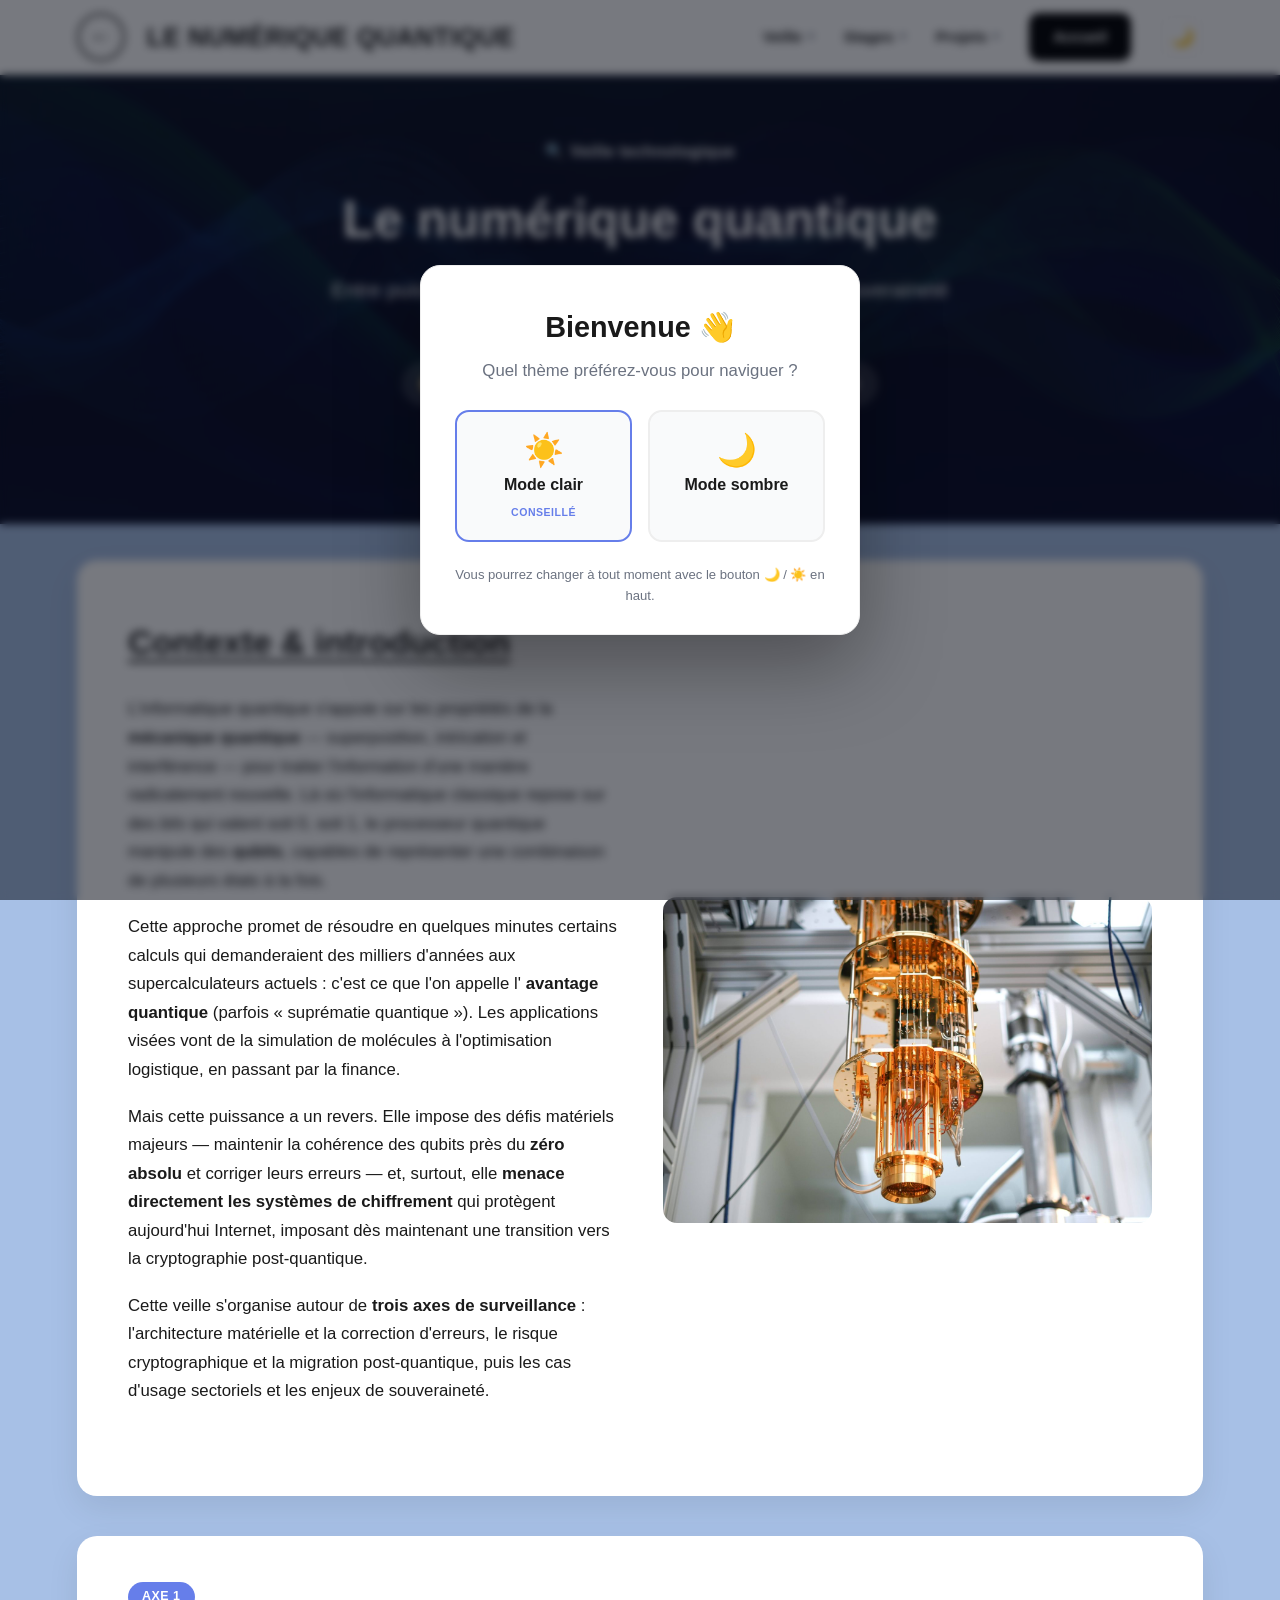
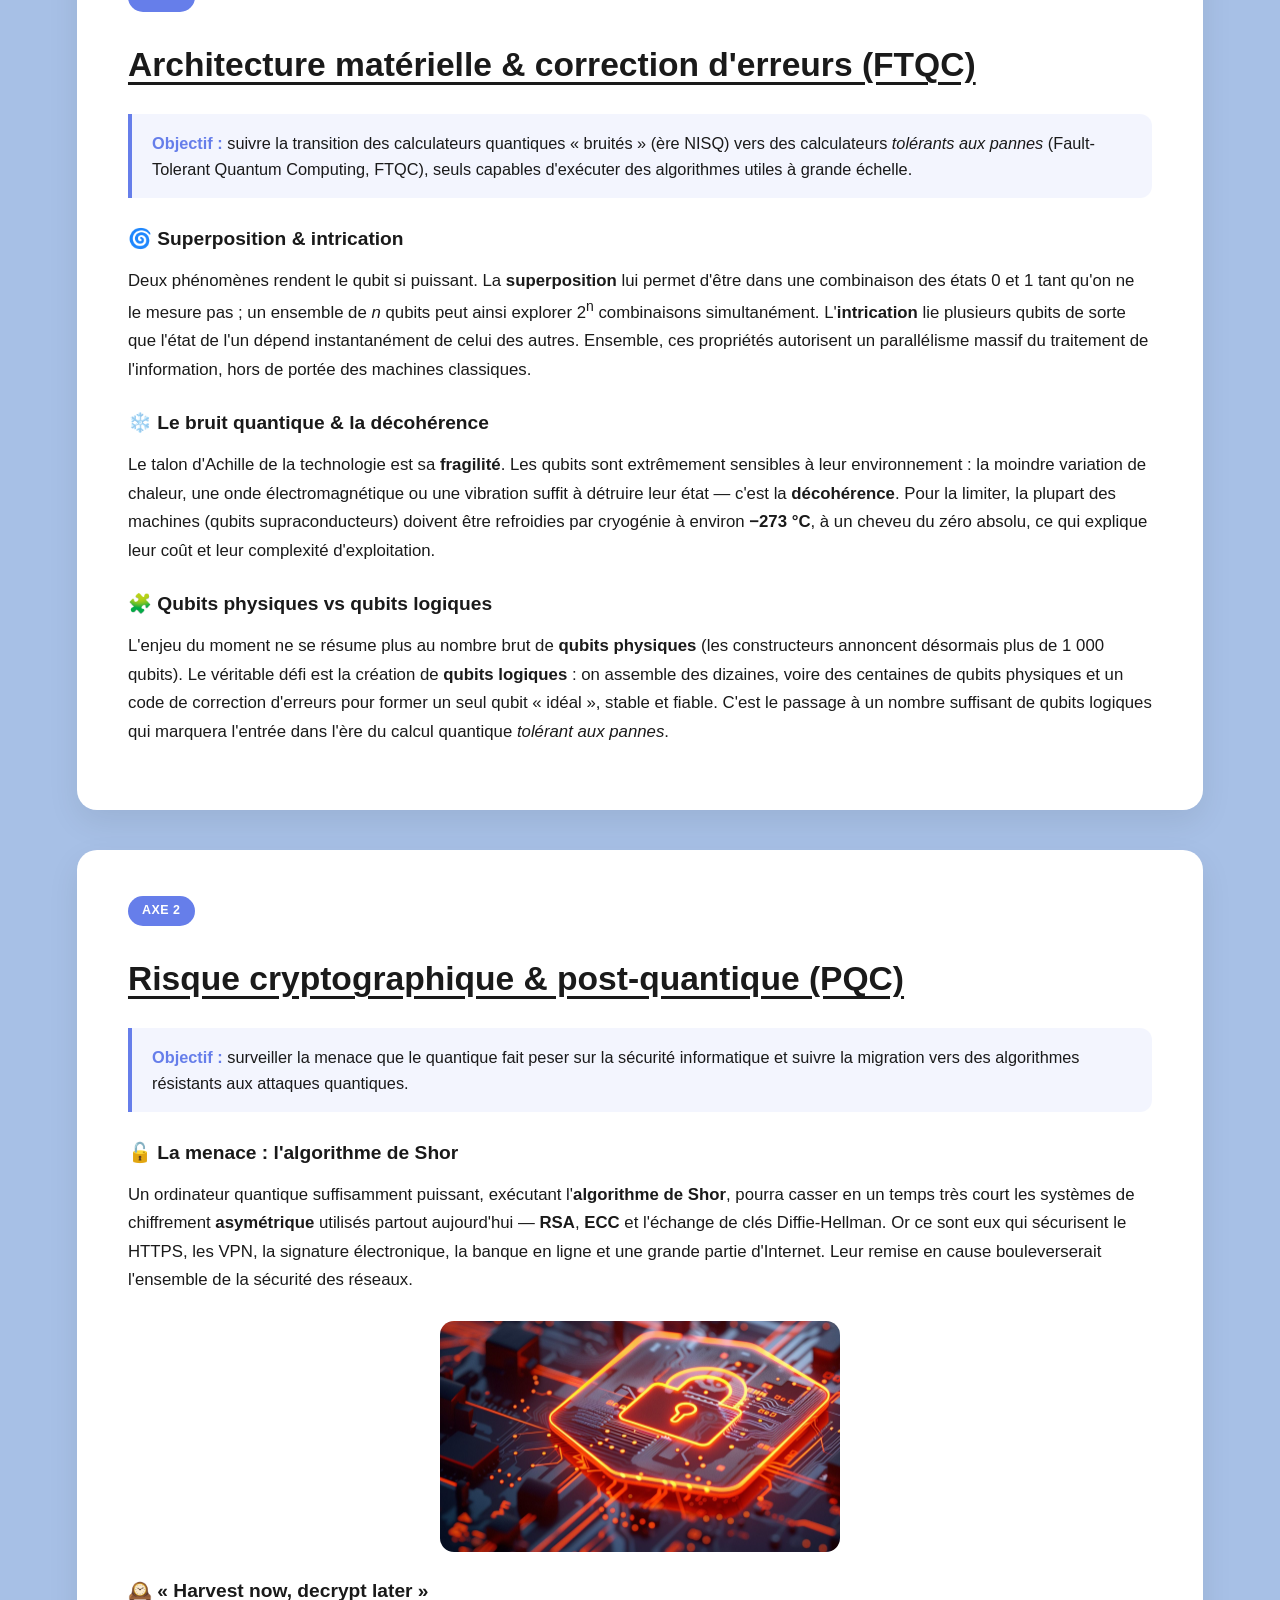
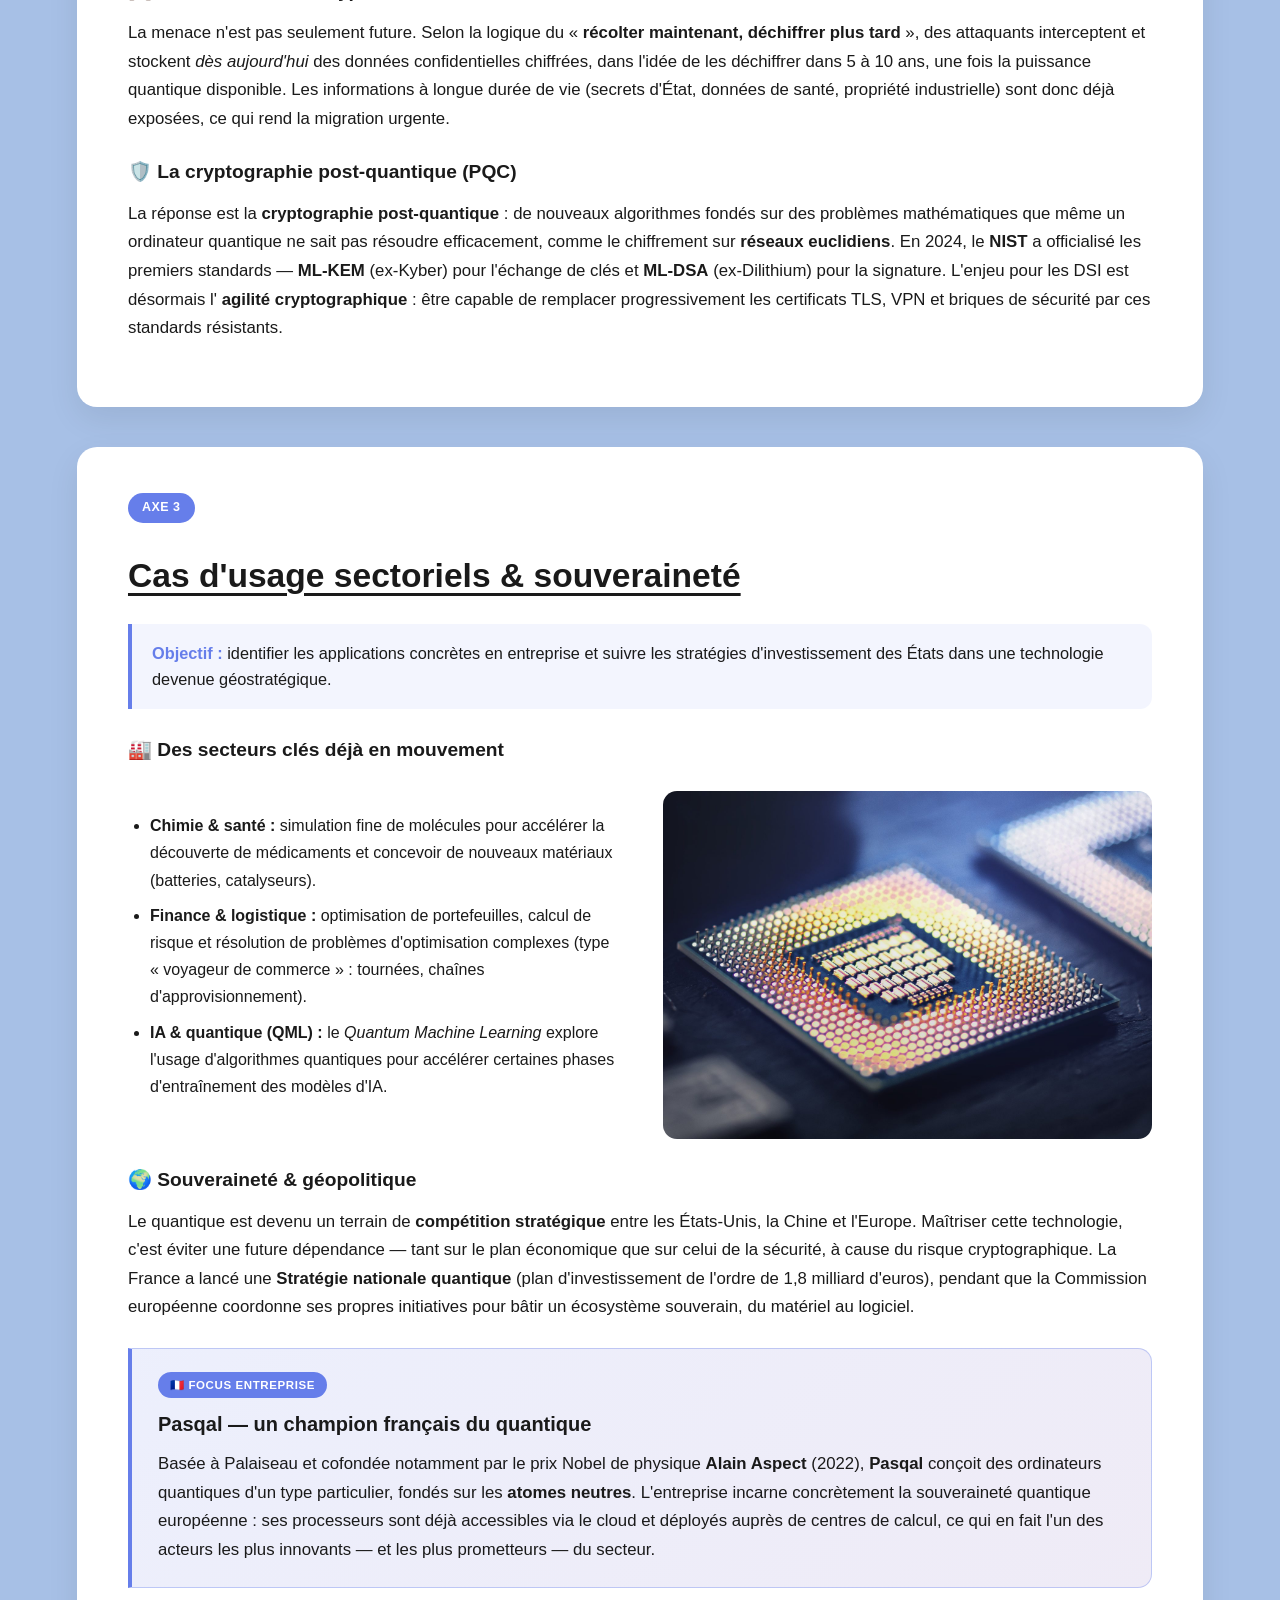
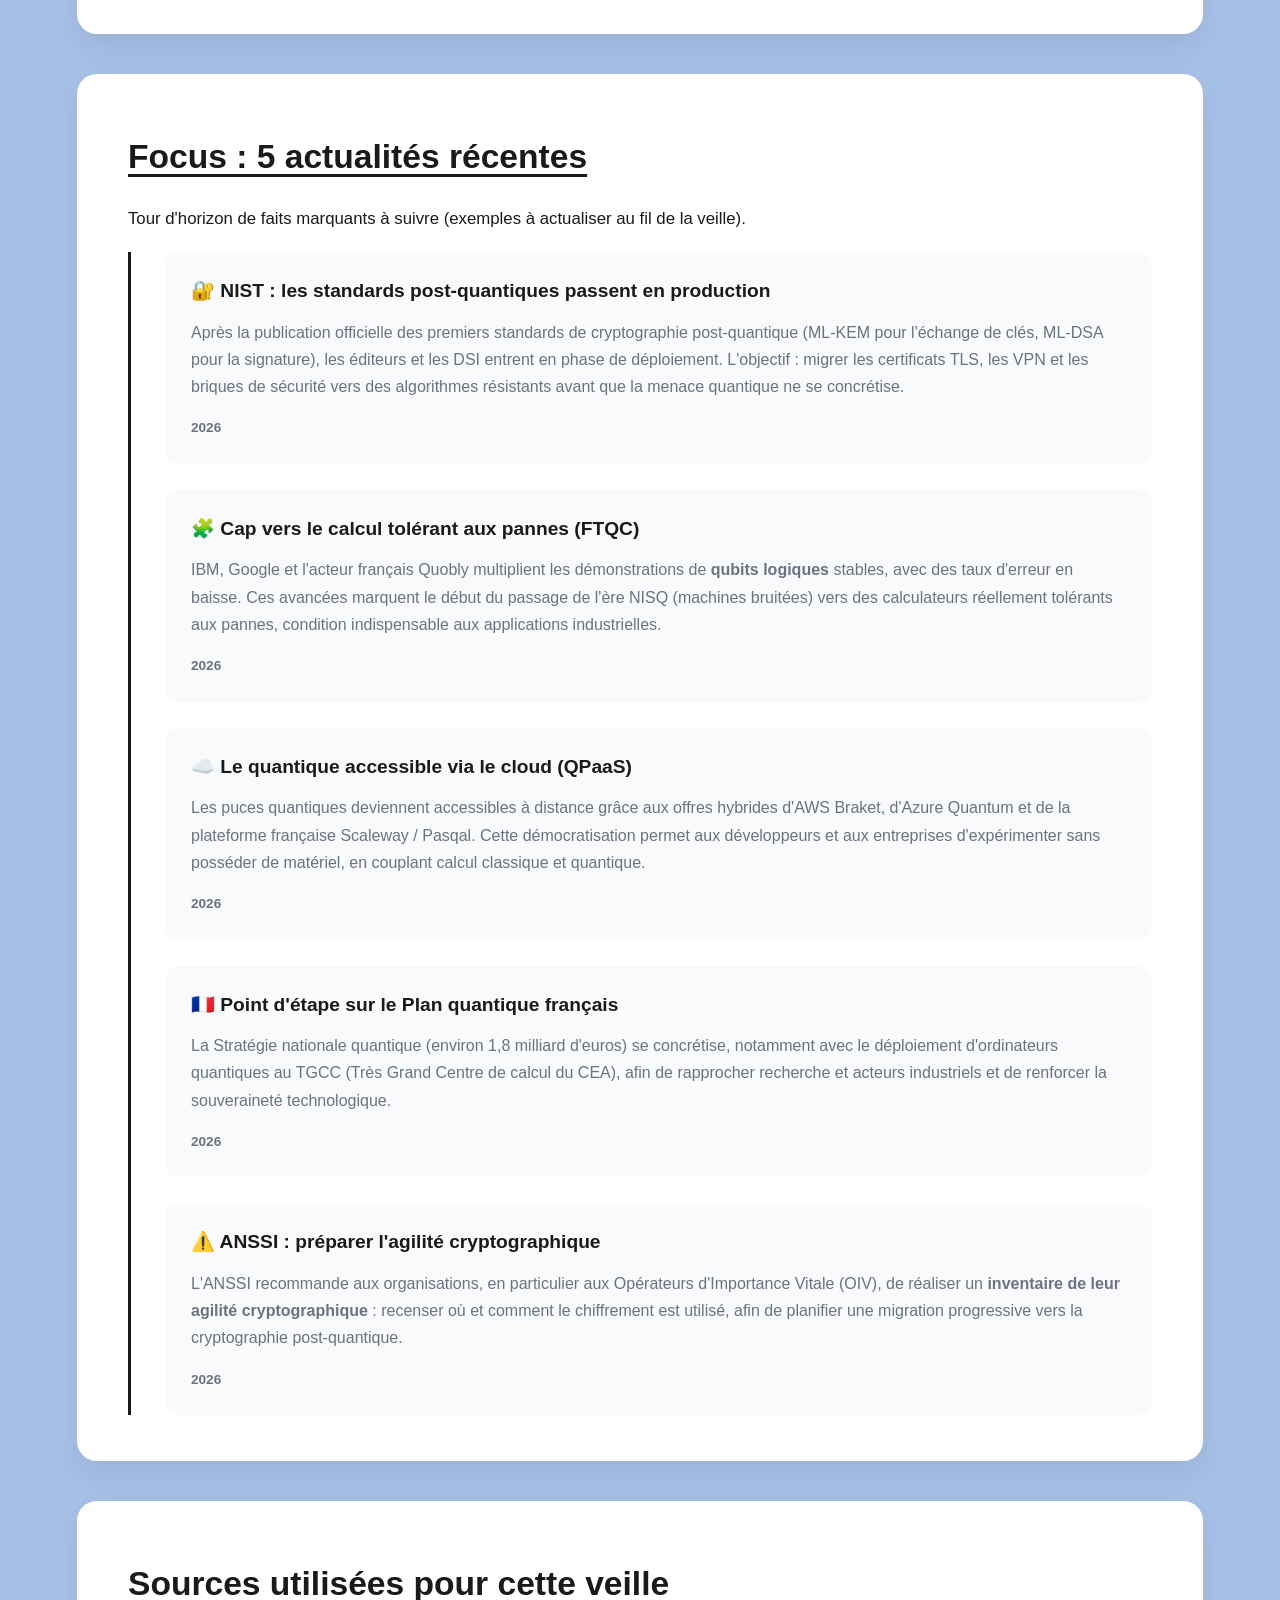
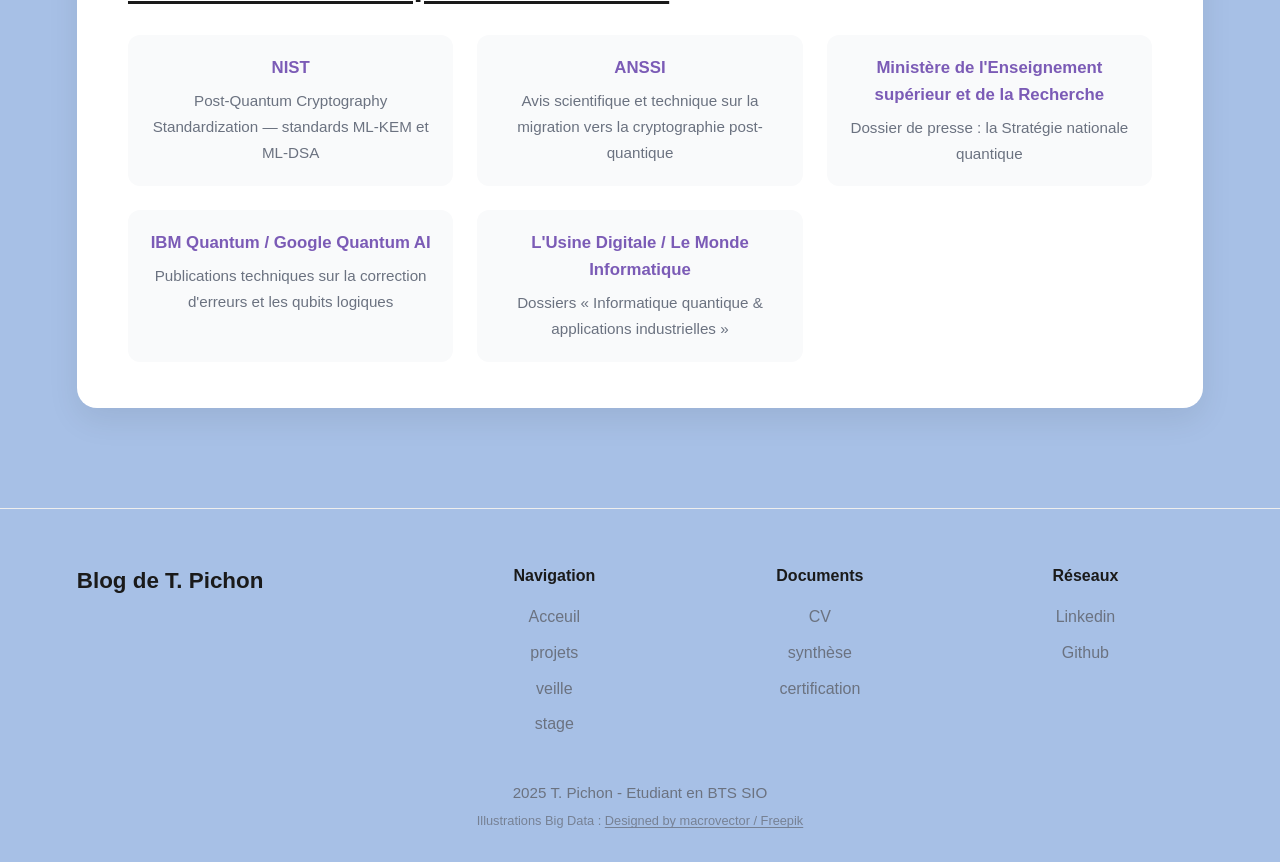
<file: quantique.html>
<!DOCTYPE html>
<html lang="fr">
<head>
  <meta charset="UTF-8">
  <meta name="viewport" content="width=device-width, initial-scale=1.0">
  <title>Le numérique quantique — Veille technologique</title>
  <link rel="stylesheet" href="css/style.css">
</head>
<body class="page-bigdata">

  <!-- En-tete (injecté par js/header.js) -->
  <header class="entete" id="site-header" data-title="LE NUMÉRIQUE QUANTIQUE" data-back="veille.html"></header>

  <!-- Hero -->
  <section class="sd-hero hero-quantique">
    <div class="sd-hero-inner">
      <span class="sd-kicker">🔍 Veille technologique</span>
      <h1>Le numérique quantique</h1>
      <p>Entre puissance de calcul, rupture cryptographique et souveraineté stratégique</p>
      <div class="sd-meta">
        <span>🧭 3 axes de surveillance</span>
        <span>🗞️ Mise à jour : septembre 2026</span>
        <span>🎓 BTS SIO (SISR / SLAM)</span>
      </div>
    </div>
  </section>

  <main class="conteneur bd-main">

    <!-- Introduction -->
    <section class="bd-card">
      <h2 class="bd-titre">Contexte &amp; introduction</h2>
      <div class="bd-split">
        <div>
          <p>
            L'informatique quantique s'appuie sur les propriétés de la <strong>mécanique quantique</strong>
            — superposition, intrication et interférence — pour traiter l'information d'une manière
            radicalement nouvelle. Là où l'informatique classique repose sur des <em>bits</em> qui valent
            soit 0, soit 1, le processeur quantique manipule des <strong>qubits</strong>, capables de
            représenter une combinaison de plusieurs états à la fois.
          </p>
          <p>
            Cette approche promet de résoudre en quelques minutes certains calculs qui demanderaient des
            milliers d'années aux supercalculateurs actuels : c'est ce que l'on appelle l'
            <strong>avantage quantique</strong> (parfois « suprématie quantique »). Les applications visées
            vont de la simulation de molécules à l'optimisation logistique, en passant par la finance.
          </p>
          <p>
            Mais cette puissance a un revers. Elle impose des défis matériels majeurs — maintenir la
            cohérence des qubits près du <strong>zéro absolu</strong> et corriger leurs erreurs — et,
            surtout, elle <strong>menace directement les systèmes de chiffrement</strong> qui protègent
            aujourd'hui Internet, imposant dès maintenant une transition vers la cryptographie
            post-quantique.
          </p>
          <p>
            Cette veille s'organise autour de <strong>trois axes de surveillance</strong> : l'architecture
            matérielle et la correction d'erreurs, le risque cryptographique et la migration post-quantique,
            puis les cas d'usage sectoriels et les enjeux de souveraineté.
          </p>
        </div>
        <div class="bd-img">
          <img src="images/numérique-quantique/frigo-dilution.jpg"
               alt="Réfrigérateur à dilution refroidissant un processeur quantique">
        </div>
      </div>
    </section>

    <!-- AXE 1 -->
    <section class="bd-card">
      <span class="sd-badge">Axe 1</span>
      <h2 class="bd-titre">Architecture matérielle &amp; correction d'erreurs (FTQC)</h2>
      <div class="axe-objectif">
        <strong>Objectif :</strong> suivre la transition des calculateurs quantiques « bruités » (ère NISQ)
        vers des calculateurs <em>tolérants aux pannes</em> (Fault-Tolerant Quantum Computing, FTQC),
        seuls capables d'exécuter des algorithmes utiles à grande échelle.
      </div>

      <h3 class="sd-sub">🌀 Superposition &amp; intrication</h3>
      <p>
        Deux phénomènes rendent le qubit si puissant. La <strong>superposition</strong> lui permet d'être
        dans une combinaison des états 0 et 1 tant qu'on ne le mesure pas ; un ensemble de <em>n</em> qubits
        peut ainsi explorer 2<sup>n</sup> combinaisons simultanément. L'<strong>intrication</strong> lie
        plusieurs qubits de sorte que l'état de l'un dépend instantanément de celui des autres. Ensemble,
        ces propriétés autorisent un parallélisme massif du traitement de l'information, hors de portée des
        machines classiques.
      </p>

      <h3 class="sd-sub">❄️ Le bruit quantique &amp; la décohérence</h3>
      <p>
        Le talon d'Achille de la technologie est sa <strong>fragilité</strong>. Les qubits sont extrêmement
        sensibles à leur environnement : la moindre variation de chaleur, une onde électromagnétique ou une
        vibration suffit à détruire leur état — c'est la <strong>décohérence</strong>. Pour la limiter, la
        plupart des machines (qubits supraconducteurs) doivent être refroidies par cryogénie à environ
        <strong>−273 °C</strong>, à un cheveu du zéro absolu, ce qui explique leur coût et leur complexité
        d'exploitation.
      </p>

      <h3 class="sd-sub">🧩 Qubits physiques vs qubits logiques</h3>
      <p>
        L'enjeu du moment ne se résume plus au nombre brut de <strong>qubits physiques</strong>
        (les constructeurs annoncent désormais plus de 1 000 qubits). Le véritable défi est la création de
        <strong>qubits logiques</strong> : on assemble des dizaines, voire des centaines de qubits physiques
        et un code de correction d'erreurs pour former un seul qubit « idéal », stable et fiable. C'est le
        passage à un nombre suffisant de qubits logiques qui marquera l'entrée dans l'ère du calcul
        quantique <em>tolérant aux pannes</em>.
      </p>
    </section>

    <!-- AXE 2 -->
    <section class="bd-card">
      <span class="sd-badge">Axe 2</span>
      <h2 class="bd-titre">Risque cryptographique &amp; post-quantique (PQC)</h2>
      <div class="axe-objectif">
        <strong>Objectif :</strong> surveiller la menace que le quantique fait peser sur la sécurité
        informatique et suivre la migration vers des algorithmes résistants aux attaques quantiques.
      </div>

      <h3 class="sd-sub">🔓 La menace : l'algorithme de Shor</h3>
      <p>
        Un ordinateur quantique suffisamment puissant, exécutant l'<strong>algorithme de Shor</strong>,
        pourra casser en un temps très court les systèmes de chiffrement <strong>asymétrique</strong>
        utilisés partout aujourd'hui — <strong>RSA</strong>, <strong>ECC</strong> et l'échange de clés
        Diffie-Hellman. Or ce sont eux qui sécurisent le HTTPS, les VPN, la signature électronique, la
        banque en ligne et une grande partie d'Internet. Leur remise en cause bouleverserait l'ensemble de
        la sécurité des réseaux.
      </p>

      <div class="bd-img bd-img--small">
        <img src="images/numérique-quantique/crypto-quantique.jpg"
             alt="Cryptographie post-quantique — sécurité des données">
      </div>

      <h3 class="sd-sub">🕰️ « Harvest now, decrypt later »</h3>
      <p>
        La menace n'est pas seulement future. Selon la logique du « <strong>récolter maintenant, déchiffrer
        plus tard</strong> », des attaquants interceptent et stockent <em>dès aujourd'hui</em> des données
        confidentielles chiffrées, dans l'idée de les déchiffrer dans 5 à 10 ans, une fois la puissance
        quantique disponible. Les informations à longue durée de vie (secrets d'État, données de santé,
        propriété industrielle) sont donc déjà exposées, ce qui rend la migration urgente.
      </p>

      <h3 class="sd-sub">🛡️ La cryptographie post-quantique (PQC)</h3>
      <p>
        La réponse est la <strong>cryptographie post-quantique</strong> : de nouveaux algorithmes fondés sur
        des problèmes mathématiques que même un ordinateur quantique ne sait pas résoudre efficacement,
        comme le chiffrement sur <strong>réseaux euclidiens</strong>. En 2024, le <strong>NIST</strong> a
        officialisé les premiers standards — <strong>ML-KEM</strong> (ex-Kyber) pour l'échange de clés et
        <strong>ML-DSA</strong> (ex-Dilithium) pour la signature. L'enjeu pour les DSI est désormais l'
        <strong>agilité cryptographique</strong> : être capable de remplacer progressivement les
        certificats TLS, VPN et briques de sécurité par ces standards résistants.
      </p>
    </section>

    <!-- AXE 3 -->
    <section class="bd-card">
      <span class="sd-badge">Axe 3</span>
      <h2 class="bd-titre">Cas d'usage sectoriels &amp; souveraineté</h2>
      <div class="axe-objectif">
        <strong>Objectif :</strong> identifier les applications concrètes en entreprise et suivre les
        stratégies d'investissement des États dans une technologie devenue géostratégique.
      </div>

      <h3 class="sd-sub">🏭 Des secteurs clés déjà en mouvement</h3>
      <div class="bd-split">
        <div>
          <ul>
            <li>
              <strong>Chimie &amp; santé :</strong> simulation fine de molécules pour accélérer la découverte
              de médicaments et concevoir de nouveaux matériaux (batteries, catalyseurs).
            </li>
            <li>
              <strong>Finance &amp; logistique :</strong> optimisation de portefeuilles, calcul de risque et
              résolution de problèmes d'optimisation complexes (type « voyageur de commerce » : tournées,
              chaînes d'approvisionnement).
            </li>
            <li>
              <strong>IA &amp; quantique (QML) :</strong> le <em>Quantum Machine Learning</em> explore
              l'usage d'algorithmes quantiques pour accélérer certaines phases d'entraînement des modèles
              d'IA.
            </li>
          </ul>
        </div>
        <div class="bd-img">
          <img src="images/numérique-quantique/usage-quantique.jpg"
               alt="Cas d'usage du numérique quantique">
        </div>
      </div>

      <h3 class="sd-sub">🌍 Souveraineté &amp; géopolitique</h3>
      <p>
        Le quantique est devenu un terrain de <strong>compétition stratégique</strong> entre les
        États-Unis, la Chine et l'Europe. Maîtriser cette technologie, c'est éviter une future dépendance
        — tant sur le plan économique que sur celui de la sécurité, à cause du risque cryptographique. La
        France a lancé une <strong>Stratégie nationale quantique</strong> (plan d'investissement de l'ordre
        de 1,8 milliard d'euros), pendant que la Commission européenne coordonne ses propres initiatives
        pour bâtir un écosystème souverain, du matériel au logiciel.
      </p>

      <div class="focus-entreprise">
        <span class="focus-tag">🇫🇷 Focus entreprise</span>
        <h4>Pasqal — un champion français du quantique</h4>
        <p>
          Basée à Palaiseau et cofondée notamment par le prix Nobel de physique
          <strong>Alain Aspect</strong> (2022), <strong>Pasqal</strong> conçoit des ordinateurs
          quantiques d'un type particulier, fondés sur les <strong>atomes neutres</strong>. L'entreprise
          incarne concrètement la souveraineté quantique européenne : ses processeurs sont déjà
          accessibles via le cloud et déployés auprès de centres de calcul, ce qui en fait l'un des
          acteurs les plus innovants — et les plus prometteurs — du secteur.
        </p>
      </div>
    </section>

    <!-- Focus actualites -->
    <section class="bd-card">
      <h2 class="bd-titre">Focus : 5 actualités récentes</h2>
      <p>Tour d'horizon de faits marquants à suivre (exemples à actualiser au fil de la veille).</p>
      <div class="actu-timeline">

        <article class="actu-carte">
          <h3>🔐 NIST : les standards post-quantiques passent en production</h3>
          <p>Après la publication officielle des premiers standards de cryptographie post-quantique
             (ML-KEM pour l'échange de clés, ML-DSA pour la signature), les éditeurs et les DSI entrent en
             phase de déploiement. L'objectif : migrer les certificats TLS, les VPN et les briques de
             sécurité vers des algorithmes résistants avant que la menace quantique ne se concrétise.</p>
          <span class="actu-date">2026</span>
        </article>

        <article class="actu-carte">
          <h3>🧩 Cap vers le calcul tolérant aux pannes (FTQC)</h3>
          <p>IBM, Google et l'acteur français Quobly multiplient les démonstrations de <strong>qubits
             logiques</strong> stables, avec des taux d'erreur en baisse. Ces avancées marquent le début du
             passage de l'ère NISQ (machines bruitées) vers des calculateurs réellement tolérants aux
             pannes, condition indispensable aux applications industrielles.</p>
          <span class="actu-date">2026</span>
        </article>

        <article class="actu-carte">
          <h3>☁️ Le quantique accessible via le cloud (QPaaS)</h3>
          <p>Les puces quantiques deviennent accessibles à distance grâce aux offres hybrides d'AWS Braket,
             d'Azure Quantum et de la plateforme française Scaleway / Pasqal. Cette démocratisation permet
             aux développeurs et aux entreprises d'expérimenter sans posséder de matériel, en couplant
             calcul classique et quantique.</p>
          <span class="actu-date">2026</span>
        </article>

        <article class="actu-carte">
          <h3>🇫🇷 Point d'étape sur le Plan quantique français</h3>
          <p>La Stratégie nationale quantique (environ 1,8 milliard d'euros) se concrétise, notamment avec
             le déploiement d'ordinateurs quantiques au TGCC (Très Grand Centre de calcul du CEA), afin de
             rapprocher recherche et acteurs industriels et de renforcer la souveraineté technologique.</p>
          <span class="actu-date">2026</span>
        </article>

        <article class="actu-carte">
          <h3>⚠️ ANSSI : préparer l'agilité cryptographique</h3>
          <p>L'ANSSI recommande aux organisations, en particulier aux Opérateurs d'Importance Vitale (OIV),
             de réaliser un <strong>inventaire de leur agilité cryptographique</strong> : recenser où et
             comment le chiffrement est utilisé, afin de planifier une migration progressive vers la
             cryptographie post-quantique.</p>
          <span class="actu-date">2026</span>
        </article>

      </div>
    </section>

    <!-- Sources -->
    <section class="bd-card">
      <h2 class="bd-titre">Sources utilisées pour cette veille</h2>
      <div class="sources-grille">
        <div class="source-carte">
          <h4>NIST</h4>
          <p>Post-Quantum Cryptography Standardization — standards ML-KEM et ML-DSA</p>
        </div>
        <div class="source-carte">
          <h4>ANSSI</h4>
          <p>Avis scientifique et technique sur la migration vers la cryptographie post-quantique</p>
        </div>
        <div class="source-carte">
          <h4>Ministère de l'Enseignement supérieur et de la Recherche</h4>
          <p>Dossier de presse : la Stratégie nationale quantique</p>
        </div>
        <div class="source-carte">
          <h4>IBM Quantum / Google Quantum AI</h4>
          <p>Publications techniques sur la correction d'erreurs et les qubits logiques</p>
        </div>
        <div class="source-carte">
          <h4>L'Usine Digitale / Le Monde Informatique</h4>
          <p>Dossiers « Informatique quantique &amp; applications industrielles »</p>
        </div>
      </div>
    </section>

  </main>

  <!-- Footer -->
  <footer class="footer" id="site-footer"></footer>
  <script src="js/footer.js"></script>

  <!-- Bouton retour en haut -->
  <button id="backToTop" class="back-to-top" aria-label="Remonter en haut de page">↑</button>

  <script src="js/header.js"></script>
  <script src="js/theme.js"></script>
  <script src="js/scroll-top.js"></script>
</body>
</html>
</file>
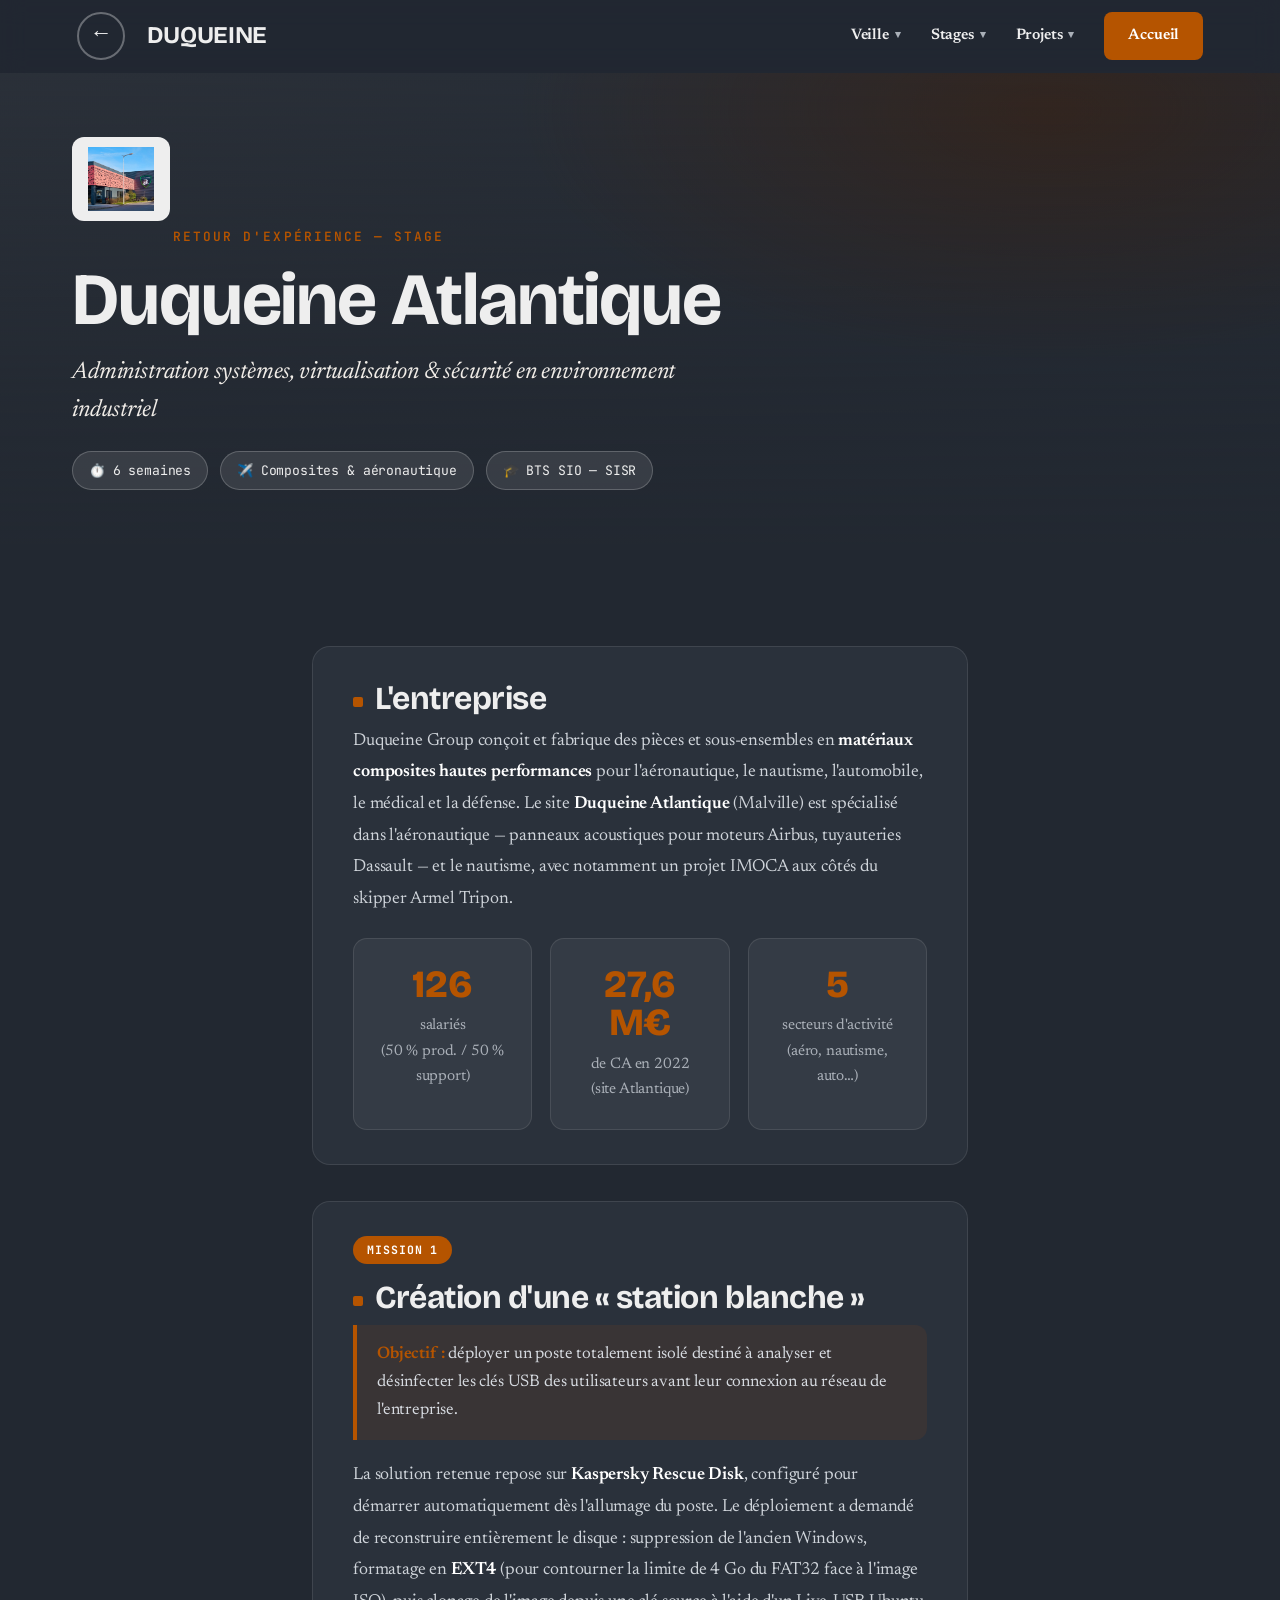
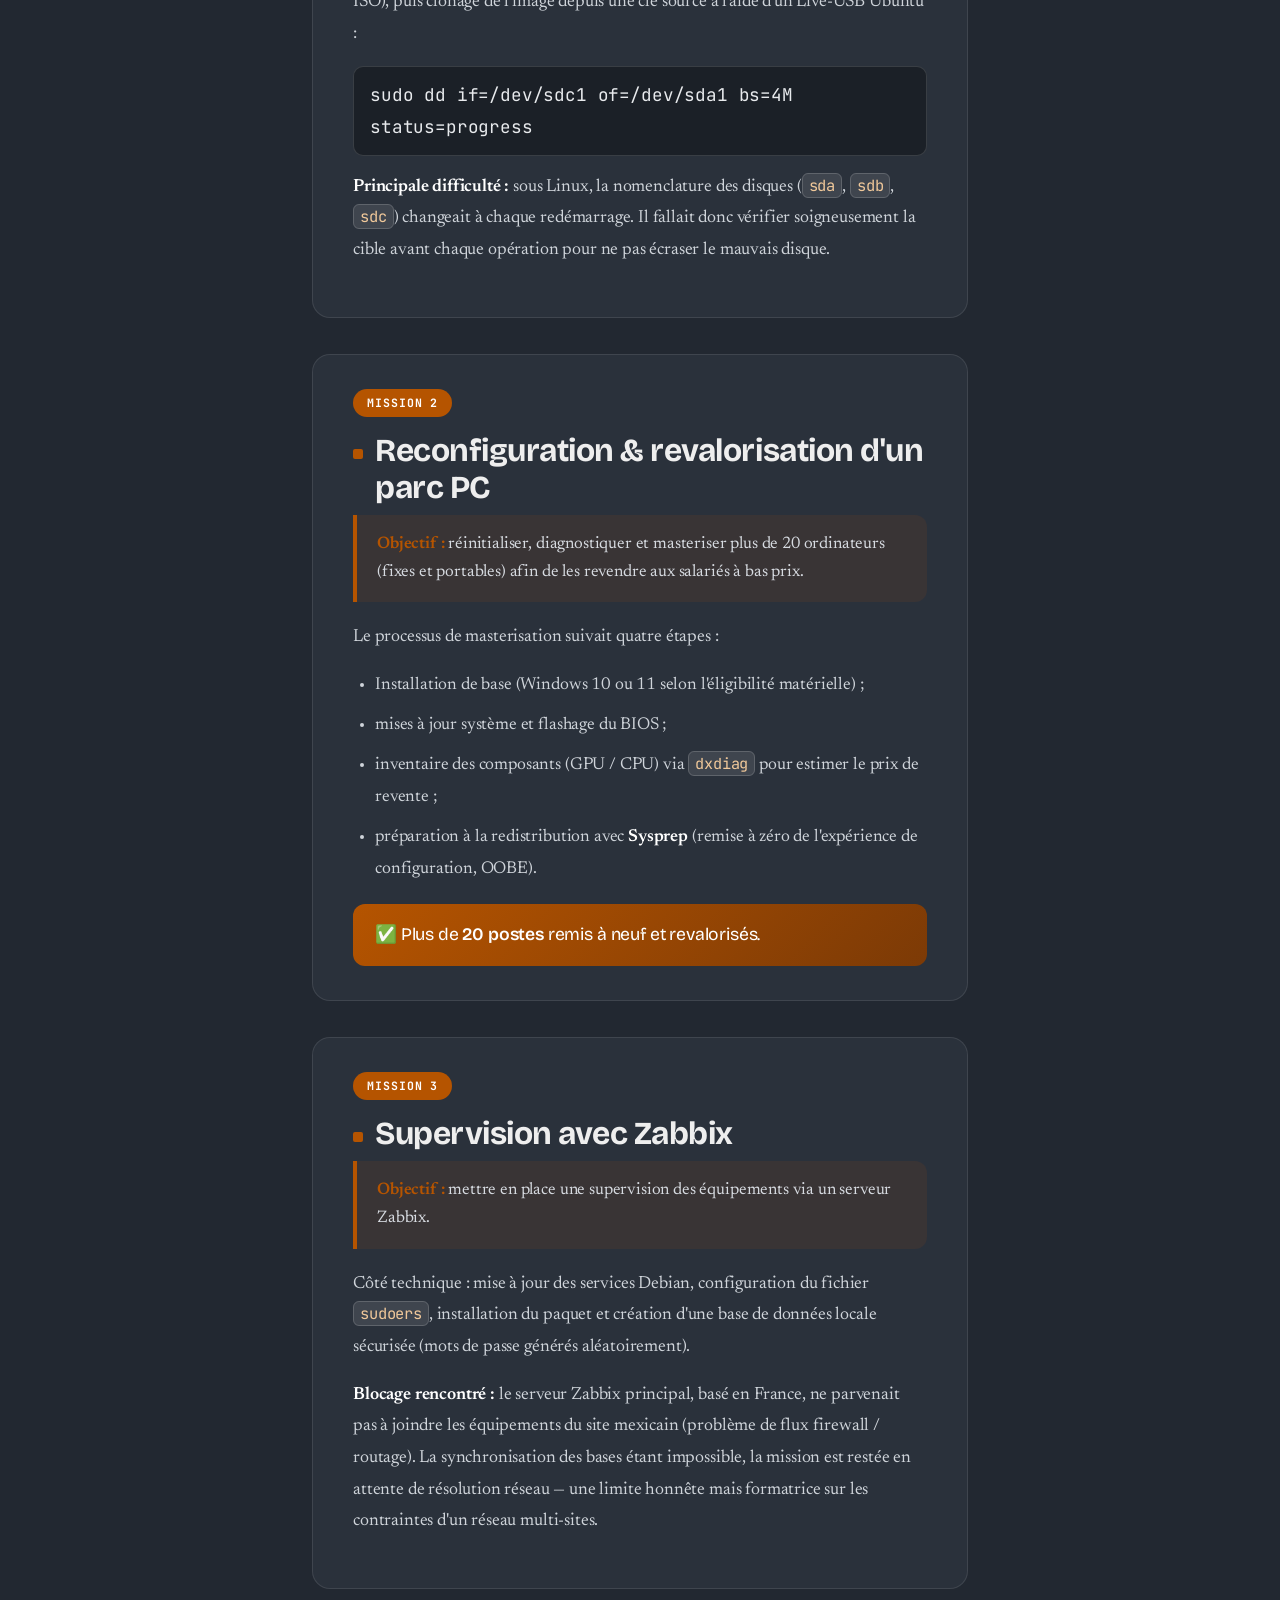
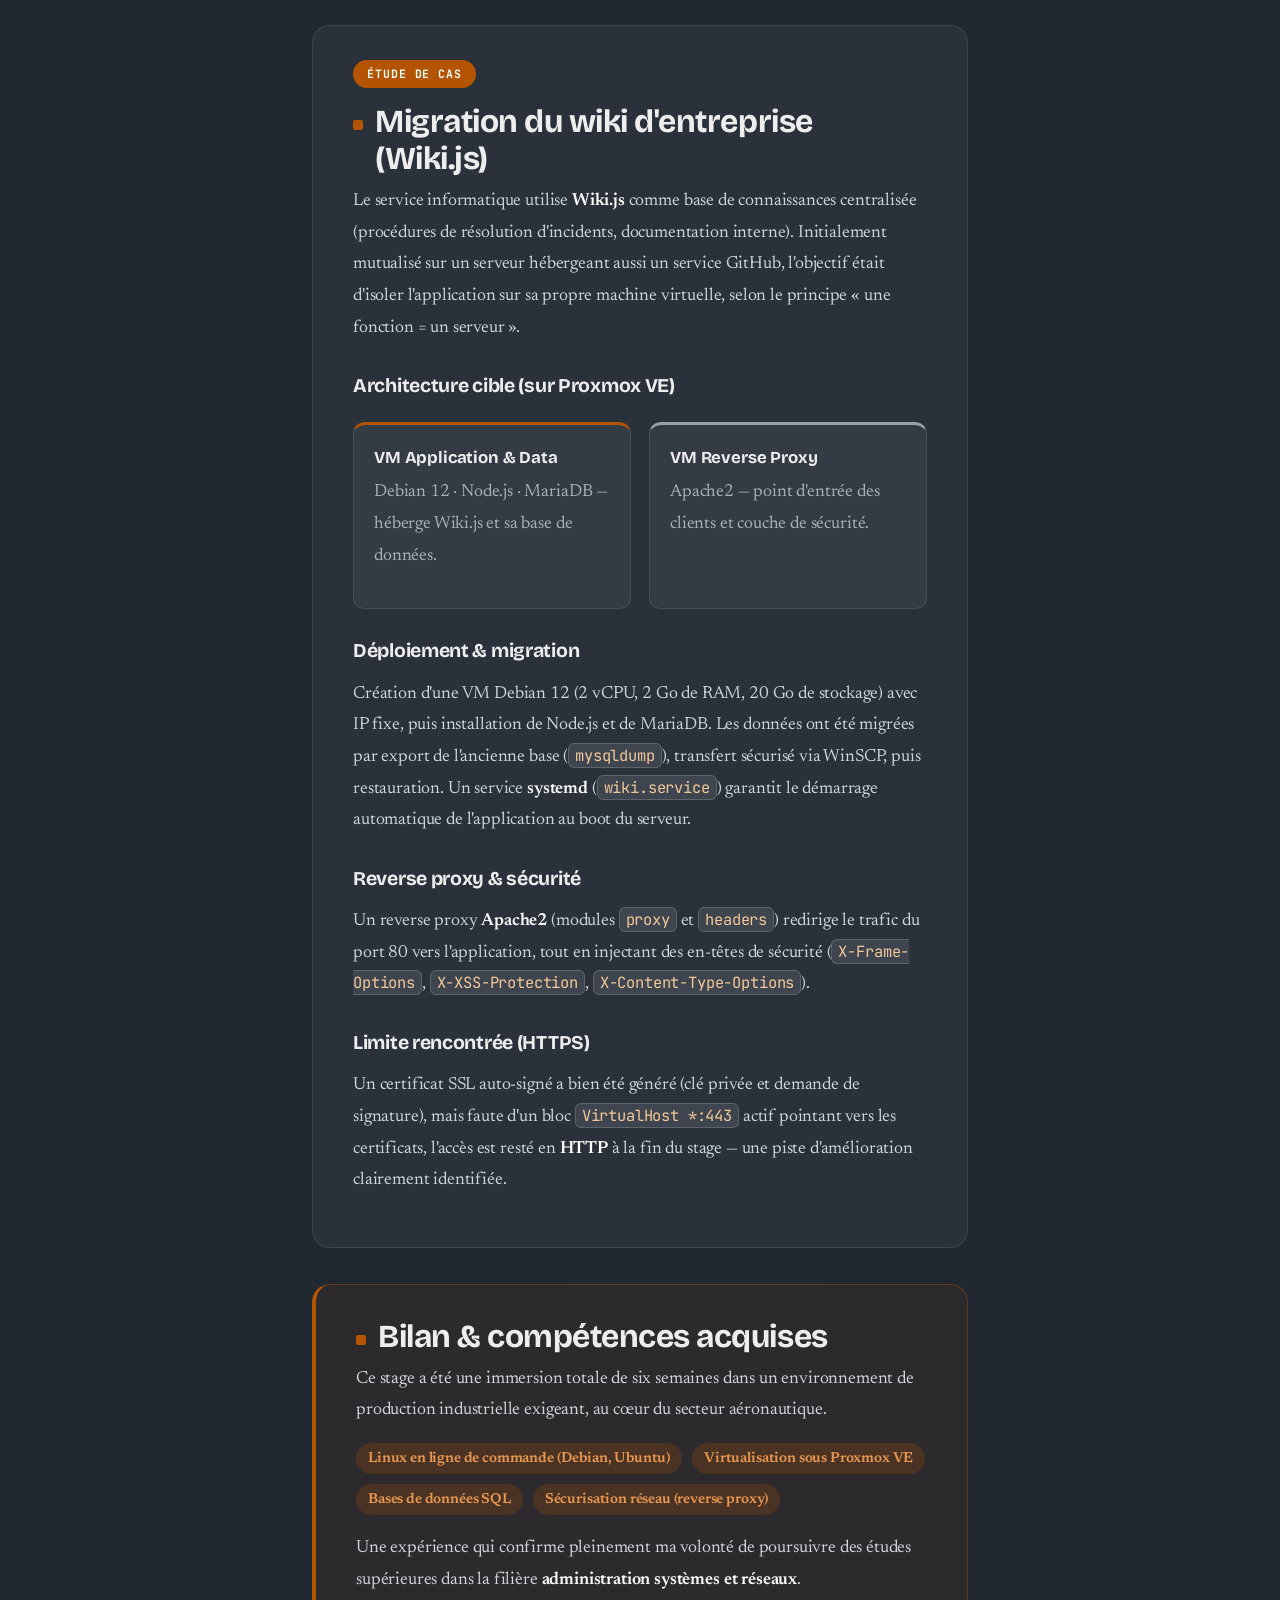
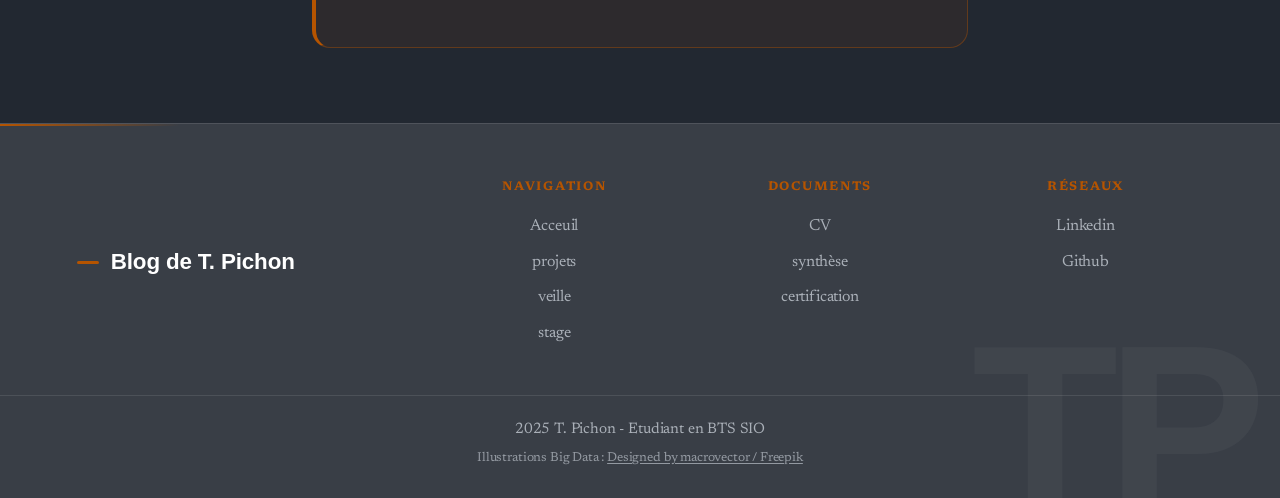
<file: stage-duqueine.html>
<!DOCTYPE html>
<html lang="fr">
<head>
  <meta charset="UTF-8">
  <meta name="viewport" content="width=device-width, initial-scale=1.0">
  <title>Stage - Duqueine</title>
  <link rel="preconnect" href="https://fonts.googleapis.com">
  <link rel="preconnect" href="https://fonts.gstatic.com" crossorigin>
  <link href="https://fonts.googleapis.com/css2?family=Bricolage+Grotesque:opsz,wght@12..96,500;12..96,600;12..96,700&family=Newsreader:ital,opsz,wght@0,6..72,400;0,6..72,500;1,6..72,400&family=JetBrains+Mono:wght@400;500;700&display=swap" rel="stylesheet">
  <link rel="stylesheet" href="css/style.css">
  <!-- Réutilise le thème/chrome de l'accueil (header, footer, flèche, reveals) -->
  <link rel="stylesheet" href="css/accueil.css">
  <link rel="stylesheet" href="css/article.css">
</head>
<!-- .page-accueil = chrome commun · .page-article = ambiance long-read -->
<body class="page-accueil page-article">

  <!-- En-tete (identique au thème, injecté par js/header.js) -->
  <header class="entete" id="site-header" data-title="DUQUEINE" data-back="stage.html"></header>

  <!-- Hero (recoloré à la palette, logo sur pastille claire) -->
  <section class="sd-hero">
    <div class="sd-hero-inner">
      <img class="hero-logo" src="images/duqueine.png" alt="Logo Duqueine" data-reveal>
      <span class="sd-kicker" data-reveal style="--d:60ms">Retour d'expérience — Stage</span>
      <h1 data-reveal style="--d:120ms">Duqueine Atlantique</h1>
      <p data-reveal style="--d:190ms">Administration systèmes, virtualisation &amp; sécurité en environnement industriel</p>
      <div class="sd-meta" data-reveal style="--d:260ms">
        <span>⏱️ 6 semaines</span>
        <span>✈️ Composites &amp; aéronautique</span>
        <span>🎓 BTS SIO — SISR</span>
      </div>
    </div>
  </section>

  <!-- Article -->
  <main class="sd-wrap">

    <!-- L'entreprise -->
    <article class="sd-card" data-reveal>
      <h2>L'entreprise</h2>
      <p>Duqueine Group conçoit et fabrique des pièces et sous-ensembles en
        <strong>matériaux composites hautes performances</strong> pour l'aéronautique, le
        nautisme, l'automobile, le médical et la défense. Le site <strong>Duqueine Atlantique</strong>
        (Malville) est spécialisé dans l'aéronautique — panneaux acoustiques pour moteurs Airbus,
        tuyauteries Dassault — et le nautisme, avec notamment un projet IMOCA aux côtés du skipper
        Armel Tripon.</p>
      <div class="sd-stats">
        <div class="stat"><span class="num">126</span><span class="lbl">salariés<br>(50 % prod. / 50 % support)</span></div>
        <div class="stat"><span class="num">27,6 M€</span><span class="lbl">de CA en 2022<br>(site Atlantique)</span></div>
        <div class="stat"><span class="num">5</span><span class="lbl">secteurs d'activité<br>(aéro, nautisme, auto…)</span></div>
      </div>
    </article>

    <!-- Mission 1 -->
    <article class="sd-card" data-reveal>
      <span class="sd-badge">Mission 1</span>
      <h2>Création d'une « station blanche »</h2>
      <div class="axe-objectif">
        <strong>Objectif :</strong> déployer un poste totalement isolé destiné à analyser et
        désinfecter les clés USB des utilisateurs avant leur connexion au réseau de l'entreprise.
      </div>
      <p>La solution retenue repose sur <strong>Kaspersky Rescue Disk</strong>, configuré pour
        démarrer automatiquement dès l'allumage du poste. Le déploiement a demandé de reconstruire
        entièrement le disque : suppression de l'ancien Windows, formatage en <strong>EXT4</strong>
        (pour contourner la limite de 4 Go du FAT32 face à l'image ISO), puis clonage de l'image
        depuis une clé source à l'aide d'un Live-USB Ubuntu :</p>
      <p class="code-line">sudo dd if=/dev/sdc1 of=/dev/sda1 bs=4M status=progress</p>
      <p><strong>Principale difficulté :</strong> sous Linux, la nomenclature des disques
        (<code>sda</code>, <code>sdb</code>, <code>sdc</code>) changeait à chaque redémarrage. Il
        fallait donc vérifier soigneusement la cible avant chaque opération pour ne pas écraser le
        mauvais disque.</p>
    </article>

    <!-- Mission 2 -->
    <article class="sd-card" data-reveal>
      <span class="sd-badge">Mission 2</span>
      <h2>Reconfiguration &amp; revalorisation d'un parc PC</h2>
      <div class="axe-objectif">
        <strong>Objectif :</strong> réinitialiser, diagnostiquer et masteriser plus de 20 ordinateurs
        (fixes et portables) afin de les revendre aux salariés à bas prix.
      </div>
      <p>Le processus de masterisation suivait quatre étapes :</p>
      <ul>
        <li>Installation de base (Windows 10 ou 11 selon l'éligibilité matérielle) ;</li>
        <li>mises à jour système et flashage du BIOS ;</li>
        <li>inventaire des composants (GPU / CPU) via <code>dxdiag</code> pour estimer le prix de revente ;</li>
        <li>préparation à la redistribution avec <strong>Sysprep</strong> (remise à zéro de l'expérience de configuration, OOBE).</li>
      </ul>
      <div class="sd-result">✅ Plus de <strong>20 postes</strong> remis à neuf et revalorisés.</div>
    </article>

    <!-- Mission 3 -->
    <article class="sd-card" data-reveal>
      <span class="sd-badge">Mission 3</span>
      <h2>Supervision avec Zabbix</h2>
      <div class="axe-objectif">
        <strong>Objectif :</strong> mettre en place une supervision des équipements via un serveur Zabbix.
      </div>
      <p>Côté technique : mise à jour des services Debian, configuration du fichier
        <code>sudoers</code>, installation du paquet et création d'une base de données locale
        sécurisée (mots de passe générés aléatoirement).</p>
      <p><strong>Blocage rencontré :</strong> le serveur Zabbix principal, basé en France, ne
        parvenait pas à joindre les équipements du site mexicain (problème de flux firewall /
        routage). La synchronisation des bases étant impossible, la mission est restée en attente de
        résolution réseau — une limite honnête mais formatrice sur les contraintes d'un réseau
        multi-sites.</p>
    </article>

    <!-- Étude de cas -->
    <article class="sd-card" data-reveal>
      <span class="sd-badge">Étude de cas</span>
      <h2>Migration du wiki d'entreprise (Wiki.js)</h2>
      <p>Le service informatique utilise <strong>Wiki.js</strong> comme base de connaissances
        centralisée (procédures de résolution d'incidents, documentation interne). Initialement
        mutualisé sur un serveur hébergeant aussi un service GitHub, l'objectif était d'isoler
        l'application sur sa propre machine virtuelle, selon le principe « une fonction = un serveur ».</p>

      <h3 class="sd-sub">Architecture cible (sur Proxmox VE)</h3>
      <div class="archi">
        <div class="vm">
          <h4>VM Application &amp; Data</h4>
          <p>Debian 12 · Node.js · MariaDB — héberge Wiki.js et sa base de données.</p>
        </div>
        <div class="vm">
          <h4>VM Reverse Proxy</h4>
          <p>Apache2 — point d'entrée des clients et couche de sécurité.</p>
        </div>
      </div>

      <h3 class="sd-sub">Déploiement &amp; migration</h3>
      <p>Création d'une VM Debian 12 (2 vCPU, 2 Go de RAM, 20 Go de stockage) avec IP fixe, puis
        installation de Node.js et de MariaDB. Les données ont été migrées par export de l'ancienne
        base (<code>mysqldump</code>), transfert sécurisé via WinSCP, puis restauration. Un service
        <strong>systemd</strong> (<code>wiki.service</code>) garantit le démarrage automatique de
        l'application au boot du serveur.</p>

      <h3 class="sd-sub">Reverse proxy &amp; sécurité</h3>
      <p>Un reverse proxy <strong>Apache2</strong> (modules <code>proxy</code> et <code>headers</code>)
        redirige le trafic du port 80 vers l'application, tout en injectant des en-têtes de sécurité
        (<code>X-Frame-Options</code>, <code>X-XSS-Protection</code>, <code>X-Content-Type-Options</code>).</p>

      <h3 class="sd-sub">Limite rencontrée (HTTPS)</h3>
      <p>Un certificat SSL auto-signé a bien été généré (clé privée et demande de signature), mais
        faute d'un bloc <code>VirtualHost *:443</code> actif pointant vers les certificats, l'accès
        est resté en <strong>HTTP</strong> à la fin du stage — une piste d'amélioration clairement
        identifiée.</p>
    </article>

    <!-- Bilan -->
    <article class="sd-card sd-conclusion" data-reveal>
      <h2>Bilan &amp; compétences acquises</h2>
      <p>Ce stage a été une immersion totale de six semaines dans un environnement de production
        industrielle exigeant, au cœur du secteur aéronautique.</p>
      <div class="chips">
        <span class="tag">Linux en ligne de commande (Debian, Ubuntu)</span>
        <span class="tag">Virtualisation sous Proxmox VE</span>
        <span class="tag">Bases de données SQL</span>
        <span class="tag">Sécurisation réseau (reverse proxy)</span>
      </div>
      <p>Une expérience qui confirme pleinement ma volonté de poursuivre des études supérieures dans
        la filière <strong>administration systèmes et réseaux</strong>.</p>
    </article>

  </main>

  <!-- Footer (identique au thème) -->
  <footer class="footer" id="site-footer"></footer>
  <script src="js/footer.js"></script>

  <!-- Bouton retour en haut (nouveau design, hérité du thème) -->
  <button id="backToTop" class="back-to-top" aria-label="Remonter en haut de page">↑</button>

  <script src="js/header.js"></script>
  <script src="js/scroll-top.js"></script>
  <script src="js/accueil.js"></script>
</body>
</html>
</file>
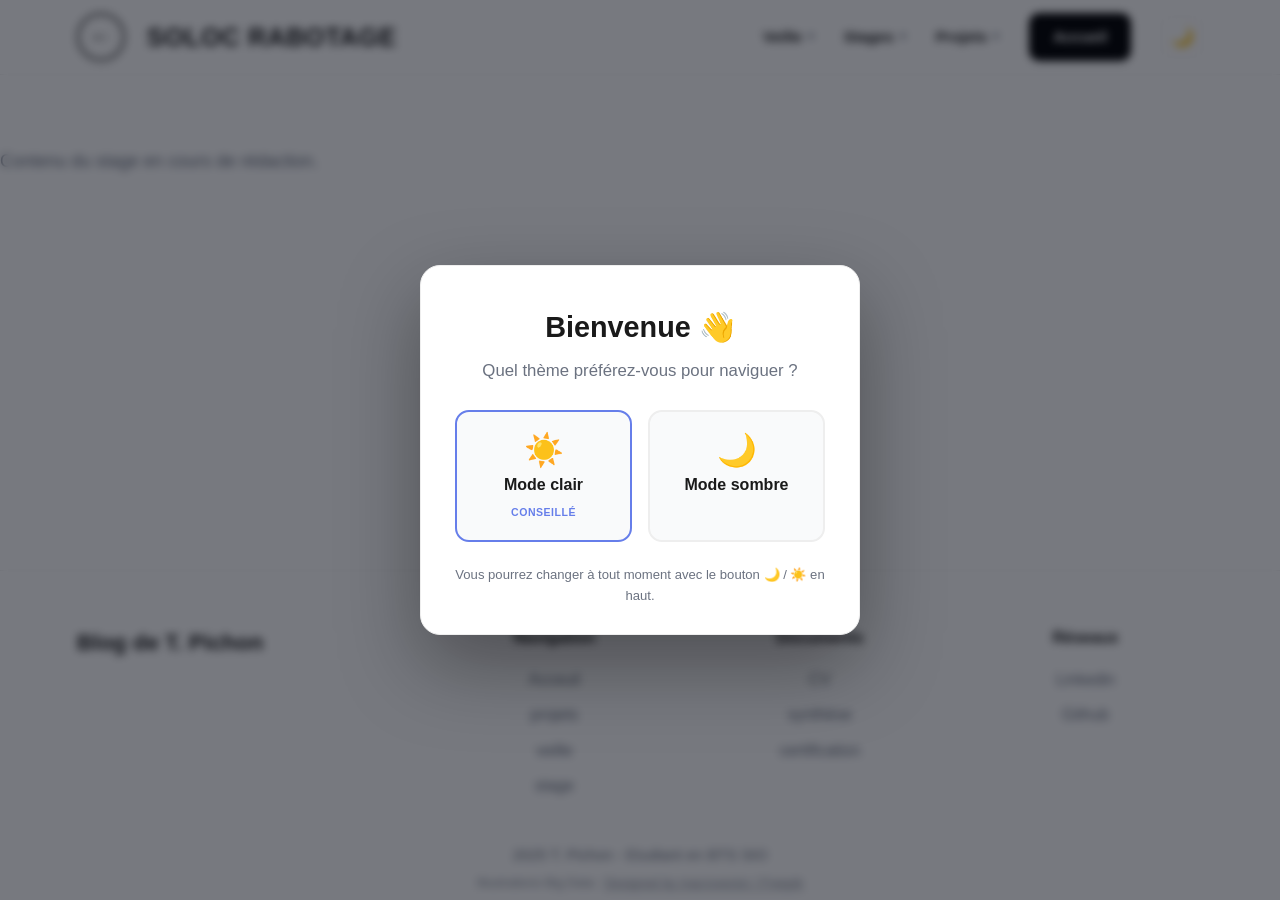
<file: stage-soloc.html>
<!DOCTYPE html>
<html lang="fr">
<head>
  <meta charset="UTF-8">
  <meta name="viewport" content="width=device-width, initial-scale=1.0">
  <title>Stage - Soloc Rabotage</title>
  <link rel="stylesheet" href="css/style.css">
</head>
<body>

  <!-- En-tete (injecté par js/header.js) -->
  <header class="entete" id="site-header" data-title="SOLOC RABOTAGE" data-back="stage.html"></header>

  <!-- Contenu du stage (à compléter) -->
  <main class="conteneur stage-detail">
    <p class="stage-detail-vide">Contenu du stage en cours de rédaction.</p>
    <!-- Ajoute ici le contenu de ce stage (texte, images, etc.) -->
  </main>

  <!-- Footer -->
  <footer class="footer" id="site-footer"></footer>
  <script src="js/footer.js"></script>

  <!-- Bouton retour en haut -->
  <button id="backToTop" class="back-to-top" aria-label="Remonter en haut de page">↑</button>

  <script src="js/header.js"></script>
  <script src="js/theme.js"></script>
  <script src="js/scroll-top.js"></script>
</body>
</html>
</file>
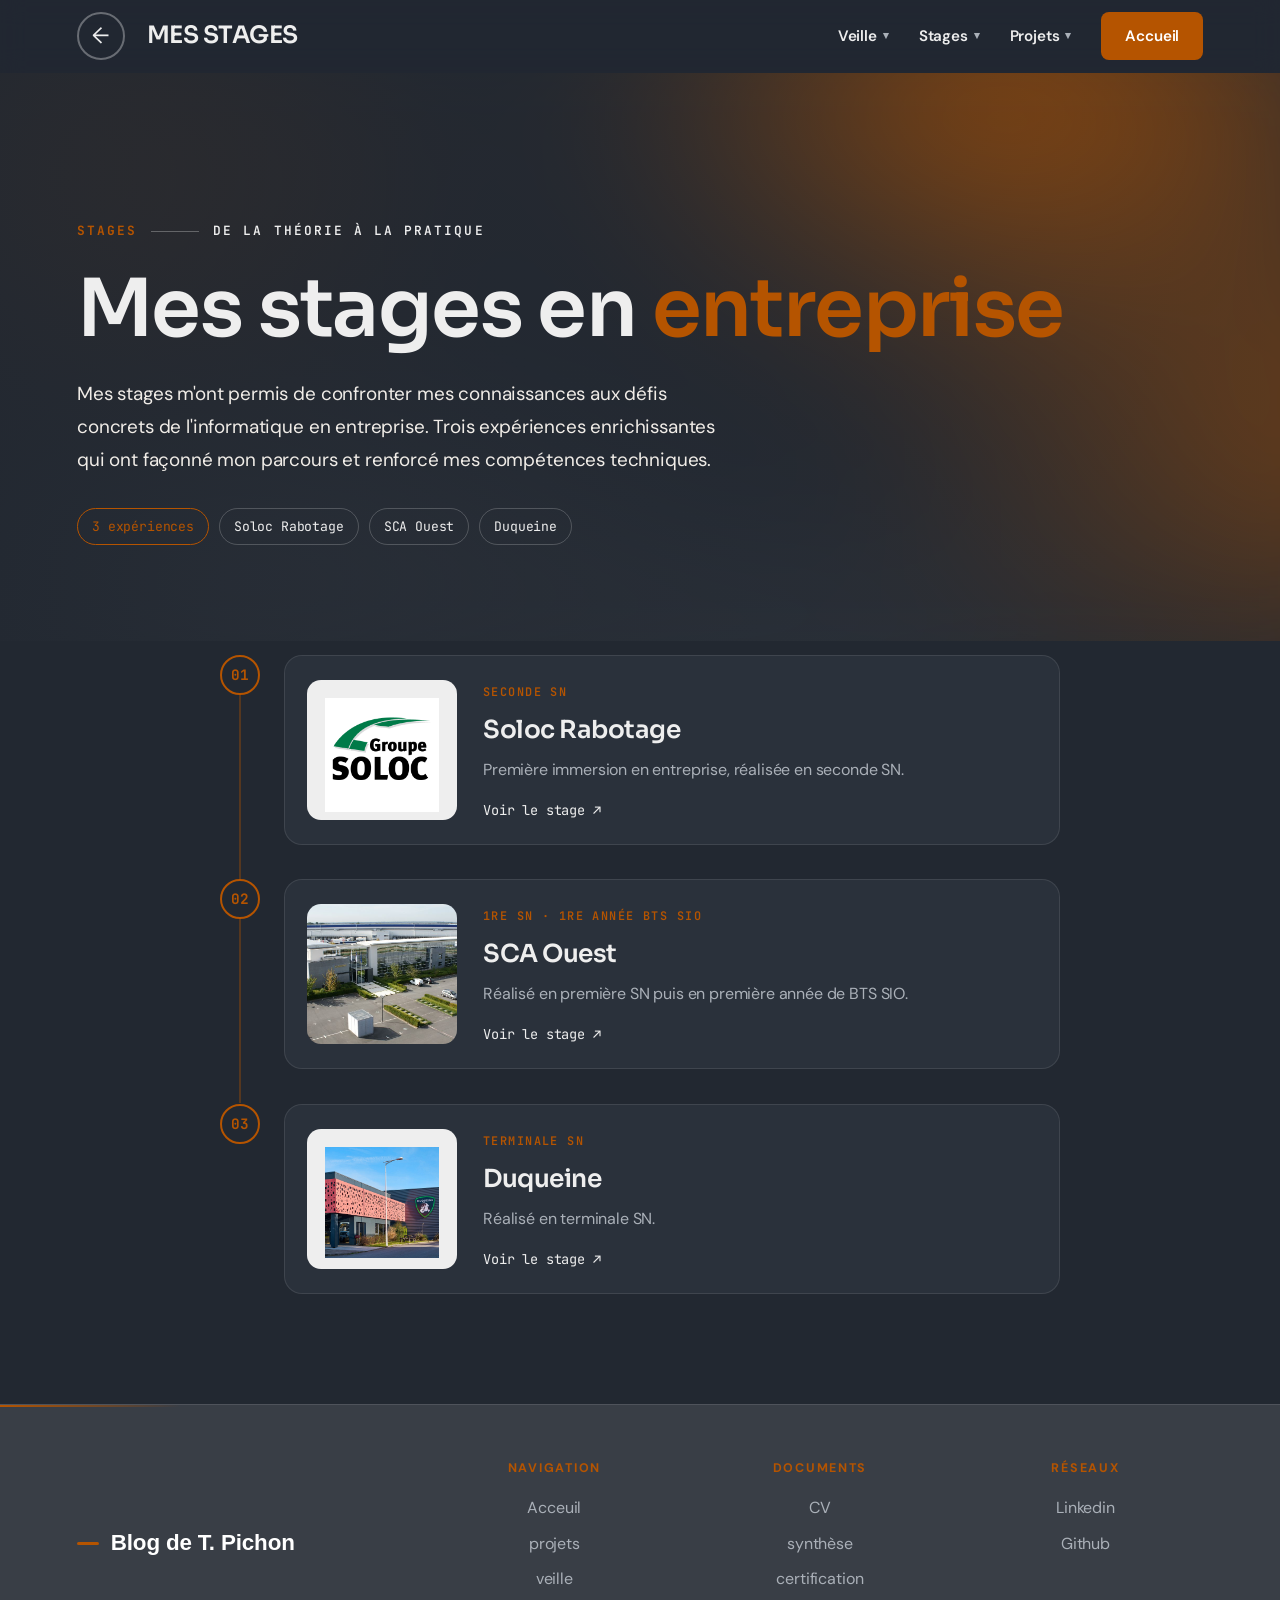
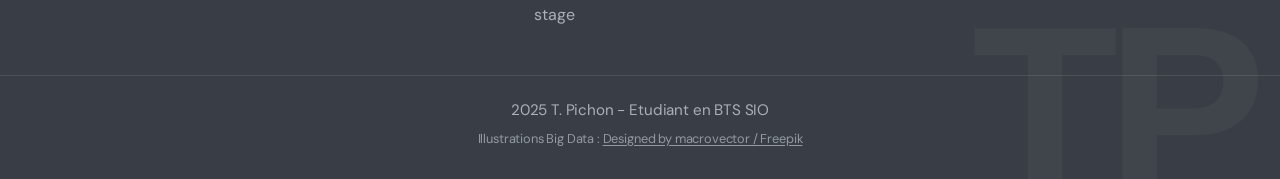
<file: stage.html>
<!DOCTYPE html>
<html lang="fr">
<head>
  <meta charset="UTF-8">
  <meta name="viewport" content="width=device-width, initial-scale=1.0">
  <title>Mes stages - T. Pichon</title>
  <link rel="preconnect" href="https://fonts.googleapis.com">
  <link rel="preconnect" href="https://fonts.gstatic.com" crossorigin>
  <link href="https://fonts.googleapis.com/css2?family=Sora:wght@500;600;700&family=DM+Sans:wght@400;500;600;700&family=JetBrains+Mono:wght@400;500;700&display=swap" rel="stylesheet">
  <link rel="stylesheet" href="css/style.css">
  <!-- Réutilise le thème/chrome de l'accueil (header, footer, flèche, reveals) -->
  <link rel="stylesheet" href="css/accueil.css">
  <link rel="stylesheet" href="css/stage.css">
</head>
<!-- .page-accueil = chrome commun · .page-stage = ambiance propre -->
<body class="page-accueil page-stage">

  <!-- En-tete (identique au thème, injecté par js/header.js) -->
  <header class="entete" id="site-header" data-title="MES STAGES" data-back="index.html"></header>

  <!-- ===================== HERO (DA blur adaptée) ===================== -->
  <section class="st-hero">
    <div class="st-hero__inner">
      <p class="st-eyebrow" data-reveal><b>Stages</b><span></span> De la théorie à la pratique</p>
      <h1 data-reveal style="--d:80ms">Mes stages en <em>entreprise</em></h1>
      <p class="st-lede" data-reveal style="--d:160ms">
        Mes stages m'ont permis de confronter mes connaissances aux défis concrets de
        l'informatique en entreprise. Trois expériences enrichissantes qui ont façonné mon
        parcours et renforcé mes compétences techniques.
      </p>
      <div class="st-meta" data-reveal style="--d:240ms">
        <span class="on">3 expériences</span>
        <span>Soloc Rabotage</span>
        <span>SCA Ouest</span>
        <span>Duqueine</span>
      </div>
    </div>
  </section>

  <!-- ===================== Timeline du parcours ===================== -->
  <section class="st-timeline">

    <!-- 01 -->
    <div class="st-step" data-reveal>
      <div class="st-node">01</div>
      <a class="st-card" href="stage-soloc.html">
        <div class="st-logo"><img src="images/soloc.png" alt="Logo Groupe SOLOC"></div>
        <div class="st-info">
          <span class="st-period">Seconde SN</span>
          <h2>Soloc Rabotage</h2>
          <p>Première immersion en entreprise, réalisée en seconde SN.</p>
          <span class="st-go">Voir le stage <span class="fl">↗</span></span>
        </div>
      </a>
    </div>

    <!-- 02 -->
    <div class="st-step" data-reveal style="--d:80ms">
      <div class="st-node">02</div>
      <a class="st-card" href="stage-sca-ouest.html">
        <div class="st-logo st-logo--photo"><img src="images/sca_ouest.jpg" alt="Locaux de SCA Ouest"></div>
        <div class="st-info">
          <span class="st-period">1re SN · 1re année BTS SIO</span>
          <h2>SCA Ouest</h2>
          <p>Réalisé en première SN puis en première année de BTS SIO.</p>
          <span class="st-go">Voir le stage <span class="fl">↗</span></span>
        </div>
      </a>
    </div>

    <!-- 03 -->
    <div class="st-step" data-reveal style="--d:160ms">
      <div class="st-node">03</div>
      <a class="st-card" href="stage-duqueine.html">
        <div class="st-logo"><img src="images/duqueine.png" alt="Logo Duqueine"></div>
        <div class="st-info">
          <span class="st-period">Terminale SN</span>
          <h2>Duqueine</h2>
          <p>Réalisé en terminale SN.</p>
          <span class="st-go">Voir le stage <span class="fl">↗</span></span>
        </div>
      </a>
    </div>

  </section>

  <!-- Footer (identique au thème) -->
  <footer class="footer" id="site-footer"></footer>
  <script src="js/footer.js"></script>

  <!-- Bouton retour en haut (nouveau design, hérité du thème) -->
  <button id="backToTop" class="back-to-top" aria-label="Remonter en haut de page">↑</button>

  <script src="js/header.js"></script>
  <script src="js/scroll-top.js"></script>
  <script src="js/accueil.js"></script>
</body>
</html>
</file>
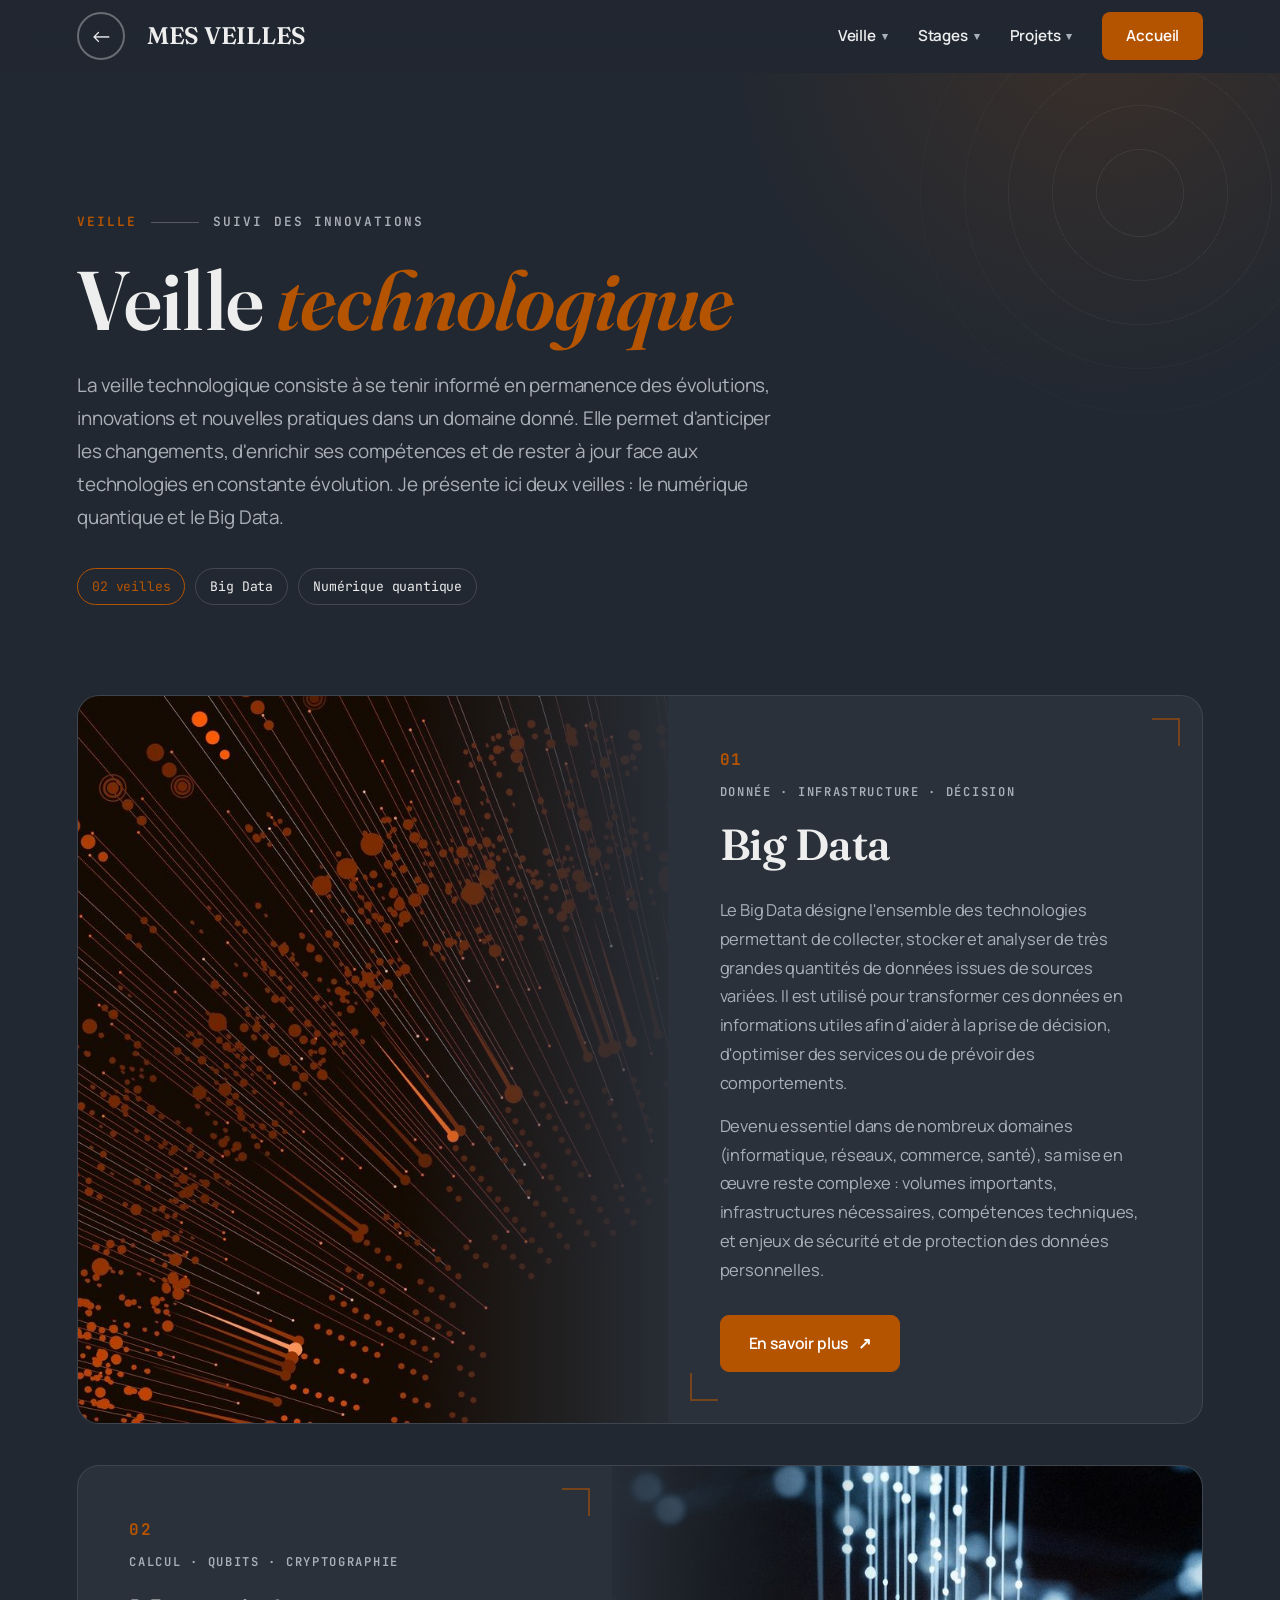
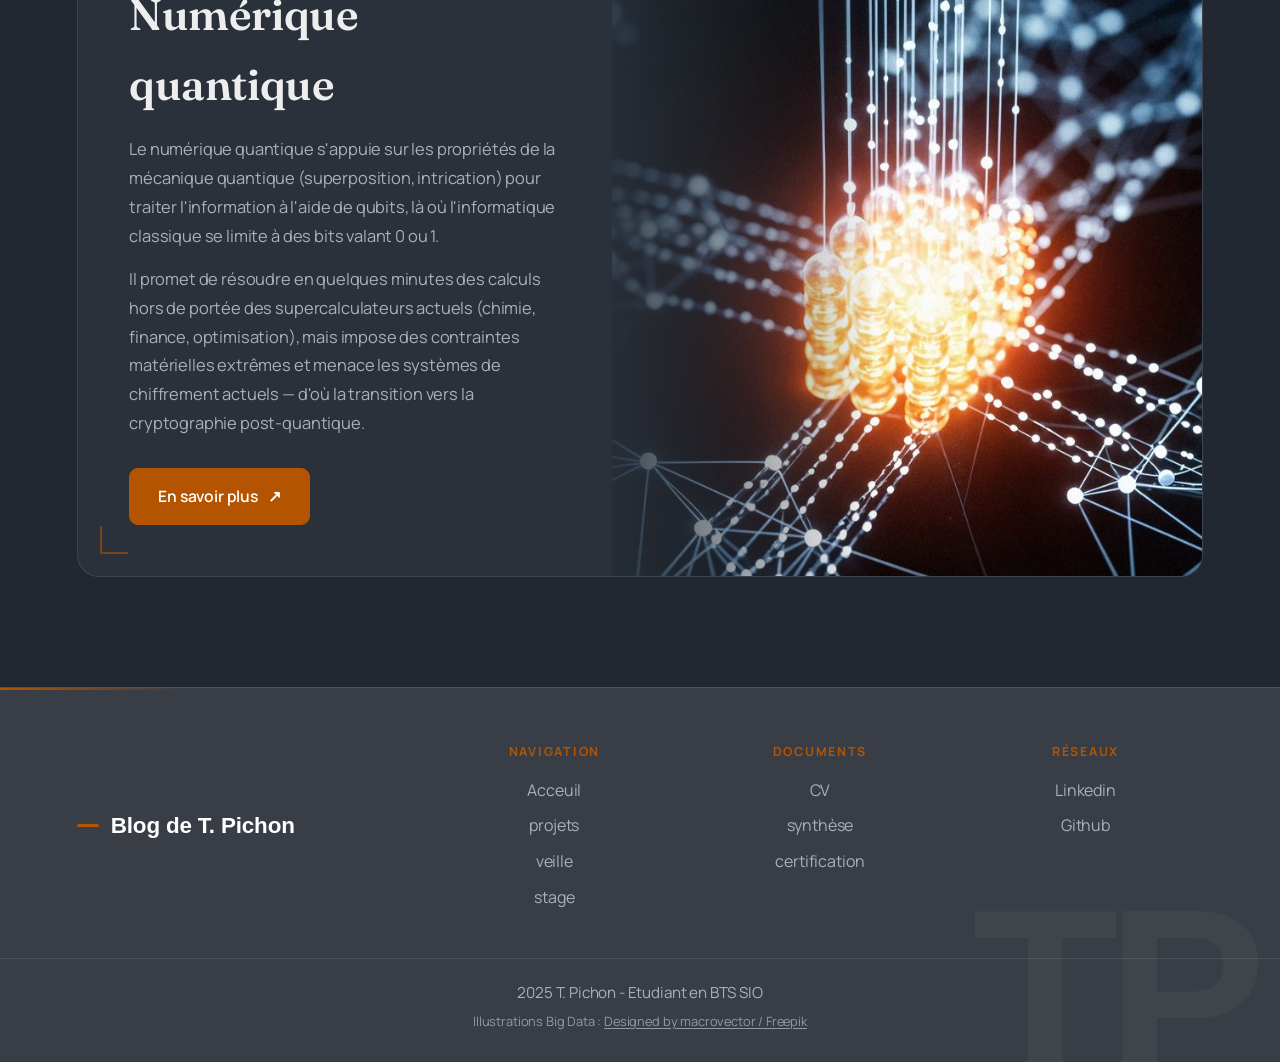
<file: veille.html>
<!DOCTYPE html>
<html lang="fr">
<head>
  <meta charset="UTF-8">
  <meta name="viewport" content="width=device-width, initial-scale=1.0">
  <title>Mes veilles - T. Pichon</title>
  <link rel="preconnect" href="https://fonts.googleapis.com">
  <link rel="preconnect" href="https://fonts.gstatic.com" crossorigin>
  <link href="https://fonts.googleapis.com/css2?family=Fraunces:ital,opsz,wght@0,9..144,500;0,9..144,600;1,9..144,500;1,9..144,600&family=Manrope:wght@400;500;600;700&family=JetBrains+Mono:wght@400;500;700&display=swap" rel="stylesheet">
  <link rel="stylesheet" href="css/style.css">
  <!-- Réutilise le thème/chrome de l'accueil (header, footer, flèche, reveals) -->
  <link rel="stylesheet" href="css/accueil.css">
  <link rel="stylesheet" href="css/veille.css">
</head>
<!-- .page-accueil = chrome commun (header/footer/flèche/pas de thème) · .page-veille = ambiance propre -->
<body class="page-accueil page-veille">

  <!-- En-tete (identique au thème, injecté par js/header.js) -->
  <header class="entete" id="site-header" data-title="MES VEILLES" data-back="index.html"></header>

  <!-- ===================== HERO / intro ===================== -->
  <section class="vl-hero">
    <div class="vl-hero__inner">
      <p class="vl-eyebrow" data-reveal><b>Veille</b><span></span> Suivi des innovations</p>
      <h1 data-reveal style="--d:80ms">Veille <em>technologique</em></h1>
      <p class="vl-lede" data-reveal style="--d:160ms">
        La veille technologique consiste à se tenir informé en permanence des évolutions,
        innovations et nouvelles pratiques dans un domaine donné. Elle permet d'anticiper les
        changements, d'enrichir ses compétences et de rester à jour face aux technologies en
        constante évolution. Je présente ici deux veilles : le numérique quantique et le Big Data.
      </p>
      <div class="vl-meta" data-reveal style="--d:240ms">
        <span class="on">02 veilles</span>
        <span>Big Data</span>
        <span>Numérique quantique</span>
      </div>
    </div>
  </section>

  <!-- ===================== Les deux veilles ===================== -->
  <section class="vl-feature">

    <!-- Big Data -->
    <article class="vl-card" data-reveal>
      <div class="vl-card__media">
        <img src="images/big data/big_data.jpg" alt="Illustration Big Data">
      </div>
      <div class="vl-card__body">
        <span class="vl-num">01</span>
        <span class="vl-kicker">Donnée · Infrastructure · Décision</span>
        <h2>Big Data</h2>
        <p>
          Le Big Data désigne l'ensemble des technologies permettant de collecter, stocker
          et analyser de très grandes quantités de données issues de sources variées. Il est
          utilisé pour transformer ces données en informations utiles afin d'aider à la prise
          de décision, d'optimiser des services ou de prévoir des comportements.
        </p>
        <p>
          Devenu essentiel dans de nombreux domaines (informatique, réseaux, commerce, santé),
          sa mise en œuvre reste complexe : volumes importants, infrastructures nécessaires,
          compétences techniques, et enjeux de sécurité et de protection des données personnelles.
        </p>
        <a href="big-data.html" class="btn-accent">En savoir plus <span class="fl">↗</span></a>
      </div>
    </article>

    <!-- Numérique quantique -->
    <article class="vl-card vl-card--rev" data-reveal>
      <div class="vl-card__media">
        <img src="images/numérique-quantique/reseau-point-lumineux.jpg"
             alt="Illustration Numérique quantique — réseau de points lumineux">
      </div>
      <div class="vl-card__body">
        <span class="vl-num">02</span>
        <span class="vl-kicker">Calcul · Qubits · Cryptographie</span>
        <h2>Numérique quantique</h2>
        <p>
          Le numérique quantique s'appuie sur les propriétés de la mécanique quantique
          (superposition, intrication) pour traiter l'information à l'aide de qubits, là où
          l'informatique classique se limite à des bits valant 0 ou 1.
        </p>
        <p>
          Il promet de résoudre en quelques minutes des calculs hors de portée des
          supercalculateurs actuels (chimie, finance, optimisation), mais impose des contraintes
          matérielles extrêmes et menace les systèmes de chiffrement actuels — d'où la transition
          vers la cryptographie post-quantique.
        </p>
        <a href="quantique.html" class="btn-accent">En savoir plus <span class="fl">↗</span></a>
      </div>
    </article>

  </section>

  <!-- Footer (identique au thème) -->
  <footer class="footer" id="site-footer"></footer>
  <script src="js/footer.js"></script>

  <!-- Bouton retour en haut (nouveau design, hérité du thème) -->
  <button id="backToTop" class="back-to-top" aria-label="Remonter en haut de page">↑</button>

  <script src="js/header.js"></script>
  <script src="js/scroll-top.js"></script>
  <script src="js/accueil.js"></script>
</body>
</html>
</file>
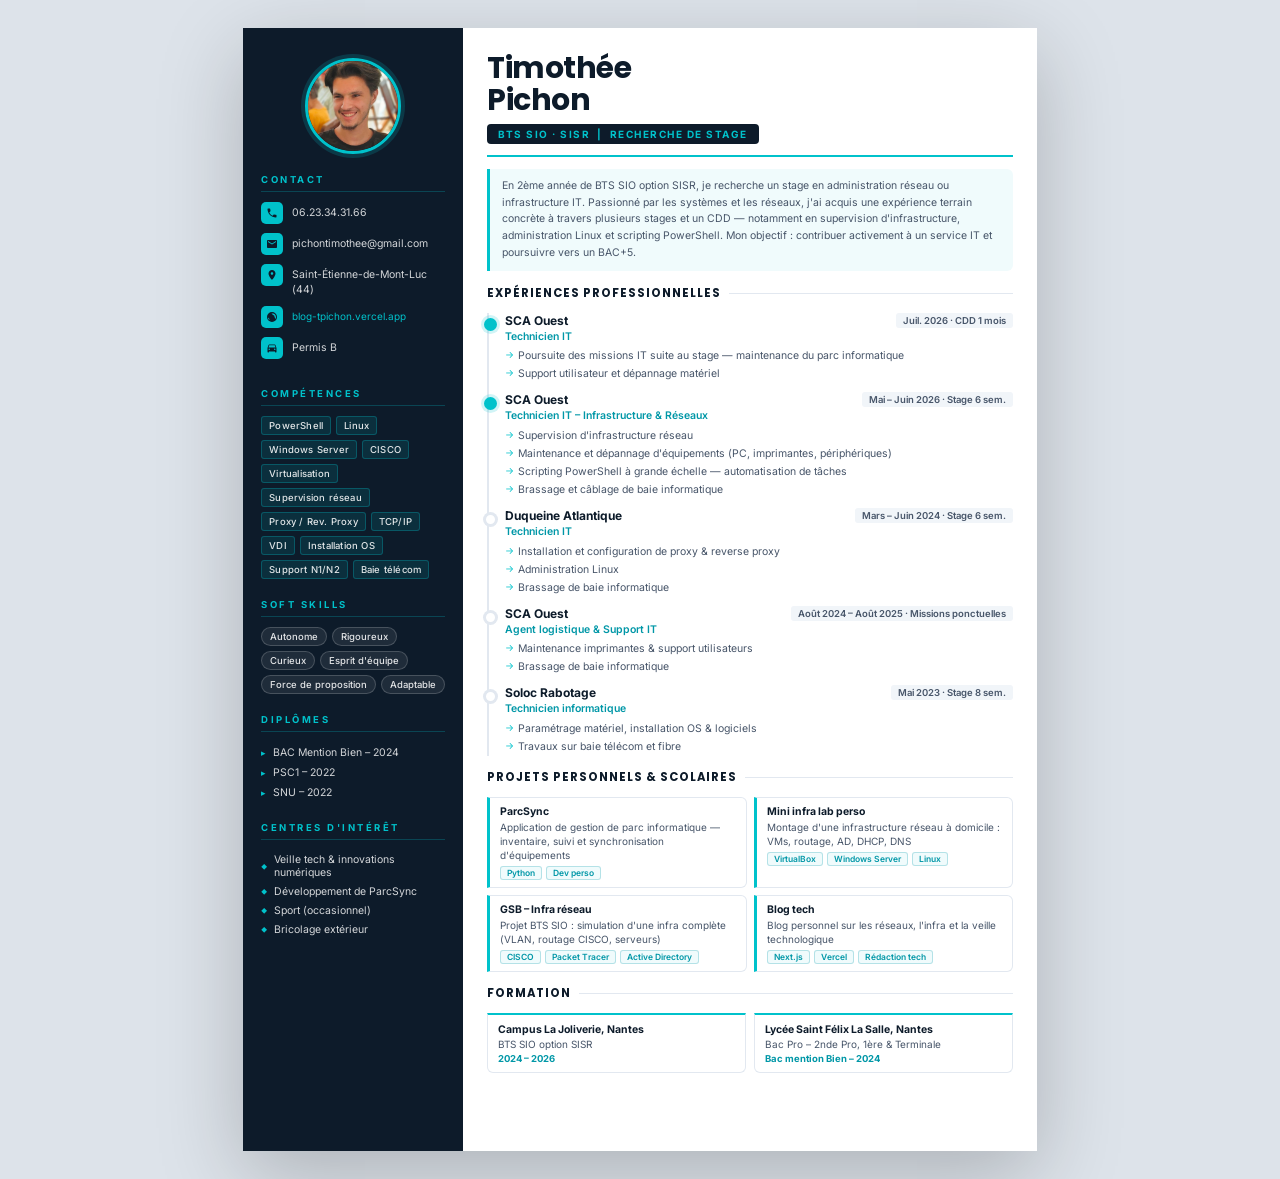
<file: docs/cv.html>
<!DOCTYPE html>
<html lang="fr">
<head>
<meta charset="UTF-8">
<meta name="viewport" content="width=device-width, initial-scale=1.0">
<title>CV Timothée Pichon</title>
<link rel="icon" type="image/svg+xml" href="../favicon.svg">
<style>
@import url('https://fonts.googleapis.com/css2?family=Inter:wght@300;400;500;600;700&family=Poppins:wght@600;700&display=swap');

* { margin: 0; padding: 0; box-sizing: border-box; }

:root {
  --navy: #0d1b2a;
  --navy2: #1b2e45;
  --accent: #00c2cb;
  --accent2: #0097a7;
  --bg-light: #f0fbfc;
  --text: #1e293b;
  --text-m: #475569;
  --border: #e2e8f0;
  --white: #ffffff;
}

body {
  font-family: 'Inter', sans-serif;
  background: #dde3ea;
  display: flex;
  justify-content: center;
  align-items: flex-start;
  min-height: 100vh;
  padding: 28px 16px;
  color: var(--text);
}

.cv {
  width: 210mm;
  min-height: 297mm;
  background: white;
  display: grid;
  grid-template-columns: 220px 1fr;
  box-shadow: 0 24px 80px rgba(0,0,0,0.22);
  overflow: hidden;
  position: relative;
}

/* ── SIDEBAR ── */
.sidebar {
  background: var(--navy);
  color: white;
  padding: 30px 18px 30px 18px;
  display: flex;
  flex-direction: column;
  gap: 20px;
}

.photo-wrap {
  display: flex;
  justify-content: center;
}

.photo-circle {
  width: 96px;
  height: 96px;
  border-radius: 50%;
  border: 3px solid var(--accent);
  overflow: hidden;
  box-shadow: 0 0 0 4px rgba(0,194,203,0.18);
}

.photo-circle img {
  width: 100%;
  height: 100%;
  object-fit: cover;
  object-position: center center;
}

.s-label {
  font-size: 9.5px;
  font-weight: 700;
  letter-spacing: 2.5px;
  text-transform: uppercase;
  color: var(--accent);
  margin-bottom: 10px;
  padding-bottom: 6px;
  border-bottom: 1px solid rgba(0,194,203,0.25);
}

.c-item {
  display: flex;
  align-items: flex-start;
  gap: 9px;
  margin-bottom: 9px;
}

.c-icon {
  width: 22px;
  height: 22px;
  background: var(--accent);
  border-radius: 5px;
  display: flex;
  align-items: center;
  justify-content: center;
  flex-shrink: 0;
}

.c-icon svg {
  width: 12px;
  height: 12px;
  fill: var(--navy);
}

.c-text {
  font-size: 10.5px;
  color: rgba(255,255,255,0.82);
  line-height: 1.45;
  padding-top: 3px;
}

.tags {
  display: flex;
  flex-wrap: wrap;
  gap: 5px;
}

.tag {
  background: rgba(0,194,203,0.12);
  border: 1px solid rgba(0,194,203,0.28);
  color: rgba(255,255,255,0.88);
  font-size: 9.5px;
  padding: 3px 7px;
  border-radius: 3px;
  font-weight: 500;
  letter-spacing: 0.2px;
}

.dip-item {
  display: flex;
  gap: 7px;
  font-size: 10.5px;
  color: rgba(255,255,255,0.82);
  padding: 3.5px 0;
  align-items: flex-start;
}

.dip-item::before {
  content: '▸';
  color: var(--accent);
  flex-shrink: 0;
  font-size: 9px;
  margin-top: 1px;
}

.int-item {
  display: flex;
  gap: 7px;
  font-size: 10.5px;
  color: rgba(255,255,255,0.82);
  padding: 3px 0;
  align-items: center;
}

/* Soft skills */
.soft-tag {
  background: rgba(255,255,255,0.08);
  border: 1px solid rgba(255,255,255,0.18);
  color: rgba(255,255,255,0.88);
  font-size: 9.5px;
  padding: 3px 8px;
  border-radius: 20px;
  font-weight: 500;
}

/* Project cards */
.proj-grid {
  display: grid;
  grid-template-columns: 1fr 1fr;
  gap: 7px;
}

.proj-card {
  border: 1px solid var(--border);
  border-left: 3px solid var(--accent);
  border-radius: 0 6px 6px 0;
  padding: 7px 10px;
}

.proj-name {
  font-size: 10.5px;
  font-weight: 700;
  color: var(--navy);
  display: flex;
  align-items: center;
  justify-content: space-between;
  gap: 4px;
}

.proj-link {
  font-size: 9px;
  color: var(--accent2);
  text-decoration: none;
  font-weight: 600;
}

.proj-link:hover { text-decoration: underline; }

.proj-desc {
  font-size: 10px;
  color: var(--text-m);
  margin-top: 2px;
  line-height: 1.4;
}

.proj-stack {
  display: flex;
  gap: 4px;
  flex-wrap: wrap;
  margin-top: 4px;
}

.proj-pill {
  font-size: 8.5px;
  background: var(--bg-light);
  color: var(--accent2);
  border: 1px solid rgba(0,151,167,0.25);
  padding: 1px 6px;
  border-radius: 3px;
  font-weight: 600;
}

.int-item::before {
  content: '◆';
  color: var(--accent);
  font-size: 6px;
  flex-shrink: 0;
}

/* ── MAIN ── */
.main {
  padding: 24px 24px 20px 24px;
  display: flex;
  flex-direction: column;
}

.header {
  margin-bottom: 12px;
  padding-bottom: 11px;
  border-bottom: 2.5px solid var(--accent);
}

.name {
  font-family: 'Poppins', sans-serif;
  font-size: 30px;
  font-weight: 700;
  color: var(--navy);
  line-height: 1.08;
  letter-spacing: -0.5px;
}

.badge {
  display: inline-flex;
  align-items: center;
  gap: 6px;
  background: var(--navy);
  color: var(--accent);
  font-size: 10px;
  font-weight: 700;
  letter-spacing: 1.5px;
  text-transform: uppercase;
  padding: 4px 11px;
  border-radius: 4px;
  margin-top: 7px;
}

.about {
  background: var(--bg-light);
  border-left: 3px solid var(--accent);
  padding: 9px 12px;
  border-radius: 0 6px 6px 0;
  font-size: 10.5px;
  line-height: 1.6;
  color: var(--text-m);
  margin-bottom: 14px;
}

.m-title {
  font-family: 'Poppins', sans-serif;
  font-size: 11.5px;
  font-weight: 700;
  color: var(--navy);
  letter-spacing: 1px;
  text-transform: uppercase;
  margin-bottom: 11px;
  display: flex;
  align-items: center;
  gap: 8px;
}

.m-title::after {
  content: '';
  flex: 1;
  height: 1px;
  background: var(--border);
}

.m-section {
  margin-bottom: 13px;
}

/* Timeline experiences */
.timeline {
  padding-left: 16px;
  border-left: 2px solid var(--border);
  display: flex;
  flex-direction: column;
  gap: 9px;
}

.exp {
  position: relative;
}

.exp::before {
  content: '';
  position: absolute;
  left: -21px;
  top: 5px;
  width: 9px;
  height: 9px;
  border-radius: 50%;
  background: white;
  border: 2px solid var(--border);
  box-shadow: 0 0 0 1px var(--border);
}

.exp.new::before {
  background: var(--accent);
  border-color: var(--accent);
  box-shadow: 0 0 0 3px rgba(0,194,203,0.18);
}

.exp-head {
  display: flex;
  justify-content: space-between;
  align-items: flex-start;
  gap: 6px;
  flex-wrap: wrap;
}

.exp-co {
  font-size: 12px;
  font-weight: 700;
  color: var(--navy);
}

.exp-date {
  font-size: 9.5px;
  color: var(--text-m);
  background: #f1f5f9;
  padding: 2px 7px;
  border-radius: 3px;
  font-weight: 600;
  white-space: nowrap;
}

.exp-role {
  font-size: 10.5px;
  color: var(--accent2);
  font-weight: 600;
  margin: 2px 0 4px;
}

.exp-li {
  list-style: none;
  padding: 0;
}

.exp-li li {
  font-size: 10.5px;
  color: var(--text-m);
  padding: 1.5px 0 1.5px 13px;
  position: relative;
  line-height: 1.45;
}

.exp-li li::before {
  content: '→';
  position: absolute;
  left: 0;
  color: var(--accent);
  font-size: 9.5px;
}

/* Formation grid */
.form-grid {
  display: grid;
  grid-template-columns: 1fr 1fr;
  gap: 8px;
}

.form-card {
  padding: 8px 10px;
  border: 1px solid var(--border);
  border-top: 2.5px solid var(--accent);
  border-radius: 0 0 6px 6px;
}

.form-school {
  font-size: 10.5px;
  font-weight: 700;
  color: var(--navy);
}

.form-deg {
  font-size: 10px;
  color: var(--text-m);
  margin-top: 2px;
}

.form-year {
  font-size: 9.5px;
  color: var(--accent2);
  font-weight: 700;
  margin-top: 3px;
}

@page {
  size: A4;
  margin: 0;
}

@media print {
  body { background: white; padding: 0; margin: 0; }
  .cv { box-shadow: none; width: 100%; min-height: 297mm; }
  .sidebar {
    -webkit-print-color-adjust: exact !important;
    print-color-adjust: exact !important;
    background: #0d1b2a !important;
  }
  * {
    -webkit-print-color-adjust: exact !important;
    print-color-adjust: exact !important;
  }
}
</style>
</head>
<body>

<div class="cv">

  <!-- ── SIDEBAR ── -->
  <aside class="sidebar">
    <div class="photo-wrap">
      <div class="photo-circle">
        <img src="[data-uri]
" alt="Timothée Pichon" />
      </div>
    </div>

    <!-- Contact -->
    <div>
      <div class="s-label">Contact</div>
      <div class="c-item">
        <div class="c-icon">
          <svg viewBox="0 0 24 24"><path d="M6.62 10.79c1.44 2.83 3.76 5.14 6.59 6.59l2.2-2.2c.27-.27.67-.36 1.02-.24 1.12.37 2.33.57 3.57.57.55 0 1 .45 1 1V20c0 .55-.45 1-1 1-9.39 0-17-7.61-17-17 0-.55.45-1 1-1h3.5c.55 0 1 .45 1 1 0 1.25.2 2.45.57 3.57.11.35.03.74-.25 1.02l-2.2 2.2z"/></svg>
        </div>
        <div class="c-text">06.23.34.31.66</div>
      </div>
      <div class="c-item">
        <div class="c-icon">
          <svg viewBox="0 0 24 24"><path d="M20 4H4c-1.1 0-2 .9-2 2v12c0 1.1.9 2 2 2h16c1.1 0 2-.9 2-2V6c0-1.1-.9-2-2-2zm0 4l-8 5-8-5V6l8 5 8-5v2z"/></svg>
        </div>
        <div class="c-text">pichontimothee@gmail.com</div>
      </div>
      <div class="c-item">
        <div class="c-icon">
          <svg viewBox="0 0 24 24"><path d="M12 2C8.13 2 5 5.13 5 9c0 5.25 7 13 7 13s7-7.75 7-13c0-3.87-3.13-7-7-7zm0 9.5c-1.38 0-2.5-1.12-2.5-2.5s1.12-2.5 2.5-2.5 2.5 1.12 2.5 2.5-1.12 2.5-2.5 2.5z"/></svg>
        </div>
        <div class="c-text">Saint-Étienne-de-Mont-Luc (44)</div>
      </div>
      <div class="c-item">
        <div class="c-icon">
          <svg viewBox="0 0 24 24"><path d="M12 2a10 10 0 100 20A10 10 0 0012 2zm-1 17.93V18a1 1 0 00-1-1H7a3 3 0 01-3-3v-1l5 5v1.62L11 19.93zm9-2.54l-1.5-1.5A5 5 0 0017 12V11a3 3 0 00-3-3h-1V6a1 1 0 00-1-1H9.07A8 8 0 0120 12c0 1.85-.63 3.55-1.67 4.9l.67.49z"/></svg>
        </div>
        <div class="c-text"><a href="https://blog-tpichon.vercel.app/" style="color:var(--accent);text-decoration:none;font-size:10px;">blog-tpichon.vercel.app</a></div>
      </div>
      <div class="c-item">
        <div class="c-icon">
          <svg viewBox="0 0 24 24"><path d="M18.92 6.01C18.72 5.42 18.16 5 17.5 5h-11c-.66 0-1.21.42-1.42 1.01L3 12v8c0 .55.45 1 1 1h1c.55 0 1-.45 1-1v-1h12v1c0 .55.45 1 1 1h1c.55 0 1-.45 1-1v-8l-2.08-5.99zM6.5 16c-.83 0-1.5-.67-1.5-1.5S5.67 13 6.5 13s1.5.67 1.5 1.5S7.33 16 6.5 16zm11 0c-.83 0-1.5-.67-1.5-1.5s.67-1.5 1.5-1.5 1.5.67 1.5 1.5-.67 1.5-1.5 1.5zM5 11l1.5-4.5h11L19 11H5z"/></svg>
        </div>
        <div class="c-text">Permis B</div>
      </div>
    </div>

    <!-- Compétences -->
    <div>
      <div class="s-label">Compétences</div>
      <div class="tags">
        <span class="tag">PowerShell</span>
        <span class="tag">Linux</span>
        <span class="tag">Windows Server</span>
        <span class="tag">CISCO</span>
        <span class="tag">Virtualisation</span>
        <span class="tag">Supervision réseau</span>
        <span class="tag">Proxy / Rev. Proxy</span>
        <span class="tag">TCP/IP</span>
        <span class="tag">VDI</span>
        <span class="tag">Installation OS</span>
        <span class="tag">Support N1/N2</span>
        <span class="tag">Baie télécom</span>
      </div>
    </div>

    <!-- Soft Skills -->
    <div>
      <div class="s-label">Soft Skills</div>
      <div class="tags">
        <span class="soft-tag">Autonome</span>
        <span class="soft-tag">Rigoureux</span>
        <span class="soft-tag">Curieux</span>
        <span class="soft-tag">Esprit d'équipe</span>
        <span class="soft-tag">Force de proposition</span>
        <span class="soft-tag">Adaptable</span>
      </div>
    </div>

    <!-- Diplômes -->
    <div>
      <div class="s-label">Diplômes</div>
      <div class="dip-item">BAC Mention Bien – 2024</div>
      <div class="dip-item">PSC1 – 2022</div>
      <div class="dip-item">SNU – 2022</div>
    </div>

    <!-- Centres d'intérêt -->
    <div>
      <div class="s-label">Centres d'intérêt</div>
      <div class="int-item">Veille tech & innovations numériques</div>
      <div class="int-item">Développement de ParcSync</div>
      <div class="int-item">Sport (occasionnel)</div>
      <div class="int-item">Bricolage extérieur</div>
    </div>
  </aside>

  <!-- ── MAIN ── -->
  <main class="main">

    <div class="header">
      <div class="name">Timothée<br>Pichon</div>
      <div class="badge">BTS SIO · SISR &nbsp;|&nbsp; Recherche de stage</div>
    </div>

    <div class="about">
      En 2ème année de BTS SIO option SISR, je recherche un stage en administration réseau ou infrastructure IT. Passionné par les systèmes et les réseaux, j'ai acquis une expérience terrain concrète à travers plusieurs stages et un CDD — notamment en supervision d'infrastructure, administration Linux et scripting PowerShell. Mon objectif : contribuer activement à un service IT et poursuivre vers un BAC+5.
    </div>

    <!-- Expériences -->
    <div class="m-section">
      <div class="m-title">Expériences professionnelles</div>
      <div class="timeline">

        <!-- CDD SCA Ouest 2026 -->
        <div class="exp new">
          <div class="exp-head">
            <div class="exp-co">SCA Ouest</div>
            <div class="exp-date">Juil. 2026 · CDD 1 mois</div>
          </div>
          <div class="exp-role">Technicien IT</div>
          <ul class="exp-li">
            <li>Poursuite des missions IT suite au stage — maintenance du parc informatique</li>
            <li>Support utilisateur et dépannage matériel</li>
          </ul>
        </div>

        <!-- Stage SCA Ouest 2026 -->
        <div class="exp new">
          <div class="exp-head">
            <div class="exp-co">SCA Ouest</div>
            <div class="exp-date">Mai – Juin 2026 · Stage 6 sem.</div>
          </div>
          <div class="exp-role">Technicien IT – Infrastructure & Réseaux</div>
          <ul class="exp-li">
            <li>Supervision d'infrastructure réseau</li>
            <li>Maintenance et dépannage d'équipements (PC, imprimantes, périphériques)</li>
            <li>Scripting PowerShell à grande échelle — automatisation de tâches</li>
            <li>Brassage et câblage de baie informatique</li>
          </ul>
        </div>

        <!-- Duqueine Atlantique -->
        <div class="exp">
          <div class="exp-head">
            <div class="exp-co">Duqueine Atlantique</div>
            <div class="exp-date">Mars – Juin 2024 · Stage 6 sem.</div>
          </div>
          <div class="exp-role">Technicien IT</div>
          <ul class="exp-li">
            <li>Installation et configuration de proxy & reverse proxy</li>
            <li>Administration Linux</li>
            <li>Brassage de baie informatique</li>
          </ul>
        </div>

        <!-- SCA Ouest 2024-2025 -->
        <div class="exp">
          <div class="exp-head">
            <div class="exp-co">SCA Ouest</div>
            <div class="exp-date">Août 2024 – Août 2025 · Missions ponctuelles</div>
          </div>
          <div class="exp-role">Agent logistique & Support IT</div>
          <ul class="exp-li">
            <li>Maintenance imprimantes & support utilisateurs</li>
            <li>Brassage de baie informatique</li>
          </ul>
        </div>

        <!-- Soloc Rabotage -->
        <div class="exp">
          <div class="exp-head">
            <div class="exp-co">Soloc Rabotage</div>
            <div class="exp-date">Mai 2023 · Stage 8 sem.</div>
          </div>
          <div class="exp-role">Technicien informatique</div>
          <ul class="exp-li">
            <li>Paramétrage matériel, installation OS & logiciels</li>
            <li>Travaux sur baie télécom et fibre</li>
          </ul>
        </div>

      </div>
    </div>

    <!-- Projets -->
    <div class="m-section">
      <div class="m-title">Projets personnels & scolaires</div>
      <div class="proj-grid">

        <div class="proj-card">
          <div class="proj-name">ParcSync</div>
          <div class="proj-desc">Application de gestion de parc informatique — inventaire, suivi et synchronisation d'équipements</div>
          <div class="proj-stack">
            <span class="proj-pill">Python</span>
            <span class="proj-pill">Dev perso</span>
          </div>
        </div>

        <div class="proj-card">
          <div class="proj-name">Mini infra lab perso</div>
          <div class="proj-desc">Montage d'une infrastructure réseau à domicile : VMs, routage, AD, DHCP, DNS</div>
          <div class="proj-stack">
            <span class="proj-pill">VirtualBox</span>
            <span class="proj-pill">Windows Server</span>
            <span class="proj-pill">Linux</span>
          </div>
        </div>

        <div class="proj-card">
          <div class="proj-name">GSB – Infra réseau
          </div>
          <div class="proj-desc">Projet BTS SIO : simulation d'une infra complète (VLAN, routage CISCO, serveurs)</div>
          <div class="proj-stack">
            <span class="proj-pill">CISCO</span>
            <span class="proj-pill">Packet Tracer</span>
            <span class="proj-pill">Active Directory</span>
          </div>
        </div>

        <div class="proj-card">
          <div class="proj-name">Blog tech</div>
          <div class="proj-desc">Blog personnel sur les réseaux, l'infra et la veille technologique</div>
          <div class="proj-stack">
            <span class="proj-pill">Next.js</span>
            <span class="proj-pill">Vercel</span>
            <span class="proj-pill">Rédaction tech</span>
          </div>
        </div>

      </div>
    </div>

    <!-- Formation -->
    <div class="m-section">
      <div class="m-title">Formation</div>
      <div class="form-grid">
        <div class="form-card">
          <div class="form-school">Campus La Joliverie, Nantes</div>
          <div class="form-deg">BTS SIO option SISR</div>
          <div class="form-year">2024 – 2026</div>
        </div>
        <div class="form-card">
          <div class="form-school">Lycée Saint Félix La Salle, Nantes</div>
          <div class="form-deg">Bac Pro – 2nde Pro, 1ère & Terminale</div>
          <div class="form-year">Bac mention Bien – 2024</div>
        </div>
      </div>
    </div>

  </main>
</div>

</body>
</html>
</file>
<file: css/style.css>
:root{
  --bleu-fonce:#2d4a6b;
  --texte:#1a1a1a;
  --texte-doux:#6b7280;
  --bg-carte:#e9ebef;
  --orange:#f5a623;
  --vert:#3dd17f;
  --bleu:#5b9bd5;
  --violet:#b05bc9;
  --rayon:14px;
  --max:1180px;
  /* surfaces (theme clair) */
  --bg:#fff;
  --surface:#fff;
  --surface-2:#f9fafb;
  --bordure:#eee;
}
/* ---------- Mode sombre ---------- */
body.dark{
  --texte:#e8eaed;
  --texte-doux:#9aa0aa;
  --bg-carte:#222632;
  --bg:#0f1115;
  --surface:#1a1d24;
  --surface-2:#222632;
  --bordure:#2a2e37;
}
*{box-sizing:border-box;margin:0;padding:0;}
body{
  font-family:'Segoe UI',Roboto,Helvetica,Arial,sans-serif;
  color:var(--texte);
  line-height:1.6;
  background:var(--bg);
  transition:background .3s ease,color .3s ease;
}
.conteneur{max-width:none;margin:0;padding:0 clamp(24px,6vw,90px);}
a{color:inherit;text-decoration:none;}

/* ---------- En-tete ---------- */
.entete{
  position:sticky;top:0;z-index:10;
  background:var(--surface);
  border-bottom:1px solid var(--bordure);
  transition:background .3s ease,border-color .3s ease;
}
.entete .conteneur{
  display:flex;align-items:center;justify-content:space-between;
  height:74px;
}
.logo{font-weight:600;font-size:1.05rem;}
.nav{display:flex;align-items:center;gap:30px;}
.nav a{font-weight:600;font-size:.95rem;}
.nav > a:hover{color:var(--texte-doux);}

/* ---- Menus déroulants ---- */
.nav-drop{position:relative;}
.nav-lien{
  display:inline-flex;align-items:center;gap:6px;
  font-weight:600;font-size:.95rem;cursor:pointer;color:inherit;
  padding:6px 0;user-select:none;
}
.nav-lien:hover{color:#667eea;}
.caret{font-size:.7rem;transition:transform .2s ease;color:var(--texte-doux);}
.nav-drop:hover .caret,
.nav-drop:focus-within .caret{transform:rotate(180deg);color:#667eea;}

.nav-menu{
  position:absolute;top:100%;left:50%;transform:translateX(-50%) translateY(8px);
  min-width:212px;padding:8px;
  background:var(--surface);border:1px solid var(--bordure);border-radius:12px;
  box-shadow:0 16px 40px rgba(0,0,0,.16);
  display:flex;flex-direction:column;gap:2px;
  opacity:0;visibility:hidden;transition:opacity .18s ease,transform .18s ease,visibility .18s;
  z-index:20;
}
body.dark .nav-menu{box-shadow:0 16px 40px rgba(0,0,0,.5);}
.nav-drop:hover .nav-menu,
.nav-drop:focus-within .nav-menu{
  opacity:1;visibility:visible;transform:translateX(-50%) translateY(4px);
}
.nav-menu a,
.nav-menu-item{
  display:flex;align-items:center;justify-content:space-between;gap:12px;
  padding:10px 14px;border-radius:8px;font-size:.9rem;font-weight:500;
  color:var(--texte);white-space:nowrap;
}
.nav-menu a:hover{background:var(--surface-2);color:#667eea;}
.nav-menu-item.disabled{color:var(--texte-doux);cursor:default;}
.nav-menu-item.disabled em{
  font-style:normal;font-size:.68rem;font-weight:600;text-transform:uppercase;
  letter-spacing:.5px;color:#fff;background:#667eea;opacity:.85;
  padding:2px 7px;border-radius:20px;
}
.btn-noir{
  background:#000;color:#fff;
  padding:12px 24px;border-radius:10px;
  font-weight:600;font-size:.9rem;border:none;cursor:pointer;
}
body.dark .btn-noir{background:#e8eaed;color:#111;}

/* Bouton bascule du theme */
.theme-toggle{
  background:none;border:1px solid var(--bordure);border-radius:10px;
  width:42px;height:42px;cursor:pointer;font-size:1.15rem;line-height:1;
  display:flex;align-items:center;justify-content:center;color:inherit;
  transition:background .2s ease,border-color .2s ease;
}
.theme-toggle:hover{background:rgba(0,0,0,.05);}
body.dark .theme-toggle:hover{background:rgba(255,255,255,.08);}

/* ---------- Hero ---------- */
.hero{padding:64px 0 48px;}
.hero h1{font-size:4rem;font-weight:800;letter-spacing:-1px;}
.hero p{
  margin-top:18px;max-width:640px;
  font-size:1.25rem;color:var(--texte-doux);
}
.hero-themes{
  margin-top:14px !important;
  font-size:1rem !important;font-weight:600;
  color:#667eea !important;letter-spacing:.3px;
}
.hero-image{
  height:340px;width:100%;
  background-image:url("../images/connexion_bleu.jpg");
  background-size:cover;
  background-position:center;
  background-repeat:no-repeat;
}

/* ---------- A propos ---------- */
.apropos{background:var(--bleu-fonce);color:#fff;padding:64px 0 72px;}
.apropos h2{font-size:2.6rem;margin-bottom:26px;}
.apropos p{font-size:1.1rem;margin-bottom:22px;color:#e8edf3;}

/* Jauges circulaires de compétences */
.gauges{
  margin-top:28px;display:grid;
  grid-template-columns:repeat(auto-fit,minmax(120px,1fr));gap:26px;
}
.gauge{display:flex;flex-direction:column;align-items:center;gap:14px;}
.gauge-ring{position:relative;width:130px;max-width:100%;aspect-ratio:1;}
.gauge-ring svg{width:100%;height:100%;display:block;}
.g-track{fill:none;stroke:rgba(255,255,255,.14);stroke-width:9;}
.g-fill{
  fill:none;stroke-width:9;stroke-linecap:round;
  stroke-dasharray:326.73;stroke-dashoffset:var(--off,326.73);
  transform:rotate(-90deg);transform-origin:50% 50%;
  animation:gaugeFill 1.2s cubic-bezier(.22,.61,.36,1) forwards;
}
@keyframes gaugeFill{from{stroke-dashoffset:326.73;}}
.g-val{position:absolute;inset:0;display:grid;place-items:center;}
.g-num{display:inline-flex;align-items:baseline;color:#fff;font-weight:800;line-height:1;}
.g-int{font-size:2.15rem;}
.g-dec{font-size:1.05rem;font-weight:700;opacity:.9;}
.g-lbl{
  font-size:.8rem;font-weight:600;letter-spacing:1px;text-transform:uppercase;
  color:#cdd8e6;text-align:center;
}
/* Pastilles d'infos "À propos" */
.apropos-chips{display:flex;flex-wrap:wrap;gap:12px;margin:6px 0 30px;}
.apropos-chips span{
  background:rgba(255,255,255,.10);border:1px solid rgba(255,255,255,.18);
  color:#fff;padding:8px 16px;border-radius:30px;
  font-size:.92rem;font-weight:500;backdrop-filter:blur(2px);
}
/* Sous-titre "Mes compétences" */
.apropos-sous{
  margin-top:52px;margin-bottom:6px;font-size:1.6rem;font-weight:700;color:#fff;
}
.apropos-sous::after{
  content:"";display:block;width:56px;height:3px;margin-top:10px;
  background:#667eea;border-radius:3px;
}
/* Encadré aspirations */
.aspirations{
  margin-top:56px;font-size:1.1rem;color:#e8edf3;
  background:rgba(102,126,234,.14);border-left:4px solid #667eea;
  border-radius:0 14px 14px 0;padding:22px 26px;
}
.aspirations strong{color:#fff;}

/* ---------- Documents ---------- */
.section{padding:72px 0;}
.section h2{font-size:3rem;font-weight:800;margin-bottom:48px;}

.docs-grille{display:grid;grid-template-columns:1fr 1fr;gap:50px;align-items:start;}
.docs-liste{display:flex;flex-direction:column;gap:18px;}
.doc-item{
  display:block;padding:24px;border-radius:var(--rayon);
  border:1px solid var(--bordure);color:inherit;
  transition:background .2s ease,transform .2s ease,border-color .2s ease;
}
.doc-item:hover{
  background:var(--surface-2);transform:translateX(5px);
  border-color:#667eea;
}
.doc-item h3{font-size:1.5rem;margin-bottom:6px;}
.doc-item p{color:var(--texte-doux);font-size:1.05rem;}

.docs-apercu{
  position:sticky;top:90px;
  height:560px;border-radius:var(--rayon);overflow:hidden;
  border:1px solid var(--bordure);background:var(--surface-2);
}
.docs-apercu iframe{
  width:100%;height:100%;border:none;display:none;background:#fff;
}
.docs-apercu iframe.actif{display:block;}
.apercu-vide{
  position:absolute;inset:0;display:flex;flex-direction:column;gap:8px;
  align-items:center;justify-content:center;
  color:var(--texte-doux);text-align:center;padding:24px;font-size:1.1rem;
}

/* ---------- Projets ---------- */
.cartes{display:grid;grid-template-columns:repeat(3,1fr);gap:28px;}
.carte{
  display:block;color:inherit;text-decoration:none;
  border-radius:var(--rayon);overflow:hidden;background:var(--surface);
  transition:transform .2s ease,box-shadow .2s ease;
}
.carte:hover{transform:translateY(-6px);box-shadow:0 14px 30px rgba(0,0,0,.12);}
body.dark .carte:hover{box-shadow:0 14px 30px rgba(0,0,0,.45);}
.carte .vignette{
  height:170px;
  background-size:cover;
  background-position:center;
  background-repeat:no-repeat;
  background-color:#1e3a5f;
}
.carte:nth-child(1) .vignette{background-image:url("../images/tech_news.jpg");}    /* Veille technologique */
.carte:nth-child(2) .vignette{background-image:url("../images/cowork_desk.jpg");}  /* Stages */
.carte:nth-child(3) .vignette{background-image:url("../images/projet_reseau.jpg");}/* Projets */
.carte .corps{padding:18px 4px;}
.carte h3{font-size:1.15rem;margin-bottom:6px;}
.carte p{color:var(--texte-doux);font-size:.95rem;margin-bottom:12px;}
.tag{display:inline-block;background:#f0eaf7;color:var(--violet);
  padding:4px 12px;border-radius:20px;font-size:.8rem;font-weight:600;}
body.dark .tag{background:#2c2440;}

/* ---------- Contact (fenêtre terminal) ---------- */
/* Composant volontairement sombre dans les deux thèmes (c'est un terminal). */
.contact-wrapper{
  padding:60px clamp(20px,6vw,90px) 80px;
  --term-bg:#0d1117; --term-bar:#161b22; --term-border:#30363d;
  --term-txt:#c9d1d9; --term-muted:#8b949e; --term-green:#3ddc84;
  font-family:'JetBrains Mono','Consolas','Courier New',monospace;
}
.terminal{
  max-width:1000px;margin:0 auto;
  background:var(--term-bg);border:1px solid var(--term-border);
  border-radius:12px;overflow:hidden;
  box-shadow:0 24px 60px rgba(0,0,0,.35);
}

/* Barre de fenêtre */
.term-bar{
  display:flex;align-items:center;gap:8px;
  padding:12px 16px;background:var(--term-bar);
  border-bottom:1px solid var(--term-border);
}
.term-dot{width:12px;height:12px;border-radius:50%;display:inline-block;}
.term-dot--r{background:#ff5f56;}
.term-dot--y{background:#ffbd2e;}
.term-dot--g{background:#27c93f;}
.term-title{
  margin-left:10px;color:var(--term-muted);font-size:.82rem;
}

/* Corps */
.term-body{padding:26px clamp(18px,4vw,38px) 32px;color:var(--term-txt);font-size:.95rem;}
.term-prompt{margin-bottom:6px;font-size:1rem;}
.term-user{color:var(--term-green);font-weight:700;}
.term-path{color:#58a6ff;}
.term-comment{color:#6e7681;margin-bottom:26px;}

.term-grid{display:grid;grid-template-columns:1.4fr 1fr;gap:44px;}

/* Formulaire */
.contact-form{display:flex;flex-direction:column;gap:18px;}
.form-group{display:flex;flex-direction:column;gap:7px;}
.form-group label{
  color:var(--term-green);font-size:.9rem;font-weight:500;
}
.form-group label::before{content:"> ";color:var(--term-muted);}
.form-group input,
.form-group textarea{
  padding:12px 14px;border:1px solid var(--term-border);border-radius:8px;
  font-size:.95rem;font-family:inherit;transition:border-color .2s ease,box-shadow .2s ease;
  background:#010409;color:var(--term-txt);
}
.form-group input::placeholder,
.form-group textarea::placeholder{color:#484f58;}
.form-group input:focus,
.form-group textarea:focus{
  outline:none;border-color:var(--term-green);
  box-shadow:0 0 0 3px rgba(61,220,132,.15);
}
.form-group textarea{resize:vertical;min-height:130px;}

.submit-btn{
  align-self:flex-start;margin-top:6px;
  padding:12px 26px;background:transparent;
  color:var(--term-green);border:1px solid var(--term-green);border-radius:8px;
  font-family:inherit;font-size:.95rem;font-weight:700;letter-spacing:.5px;cursor:pointer;
  transition:background .2s ease,color .2s ease,box-shadow .2s ease;
}
.submit-btn:hover{background:var(--term-green);color:#0d1117;box-shadow:0 0 18px rgba(61,220,132,.4);}
.submit-btn:active{transform:translateY(1px);}

.success-message{
  display:none;margin-top:6px;color:var(--term-green);font-size:.92rem;
}
.success-message.show{display:block;}

/* Coordonnées : sortie console */
.contact-info{display:flex;flex-direction:column;gap:12px;}
.term-line{
  display:flex;align-items:baseline;gap:0;
  color:var(--term-txt);font-size:.92rem;
  padding:7px 10px;border-radius:6px;transition:background .2s ease;
}
a.term-line:hover{background:rgba(61,220,132,.08);}
.term-key{color:#58a6ff;min-width:88px;}
.term-arrow{color:var(--term-green);margin:0 10px;}
.term-line--static{cursor:default;}
.term-cursor{margin-top:16px;color:var(--term-muted);font-size:.9rem;}
.blink{color:var(--term-green);animation:blink 1.1s steps(1) infinite;}
@keyframes blink{50%{opacity:0;}}

/* Message de succès */
.success-message{
  display:none;padding:15px;background:#d1fae5;border:2px solid #10b981;
  border-radius:10px;color:#065f46;font-weight:500;margin-top:10px;
}
.success-message.show{display:block;animation:slideIn 0.4s ease;}
@keyframes slideIn{
  from{opacity:0;transform:translateY(-10px);}
  to{opacity:1;transform:translateY(0);}
}

/* ---------- Footer ---------- */
.footer{border-top:1px solid var(--bordure);padding:54px 0 30px;}
.footer-haut{display:grid;grid-template-columns:1.4fr 1fr 1fr 1fr;gap:30px;}
.footer h4{margin-bottom:16px;}
.footer .marque{font-size:1.4rem;font-weight:700;}
.footer ul{list-style:none;display:flex;flex-direction:column;gap:10px;
  color:var(--texte-doux);}
.footer .col{text-align:center;}
.footer a{transition:color .2s ease;}
.footer a:hover{color:#667eea;text-decoration:underline;}
.footer-bas{text-align:center;margin-top:44px;color:var(--texte-doux);font-size:.95rem;
  display:flex;flex-direction:column;gap:6px;align-items:center;}
.footer-credit{font-size:.8rem;opacity:.8;}
.footer-credit a{text-decoration:underline;text-underline-offset:2px;}

/* ---------- Page Stages ---------- */
.entete-gauche{display:flex;align-items:center;gap:22px;}
.retour{
  width:48px;height:48px;border-radius:50%;
  border:2px solid var(--texte);color:inherit;
  display:flex;align-items:center;justify-content:center;
  font-size:1.4rem;text-decoration:none;flex:none;
  transition:background .2s ease;
}
.retour:hover{background:var(--surface-2);}
.page-titre{font-size:1.6rem;font-weight:800;line-height:1.05;letter-spacing:.5px;}

.stage-hero-wrap{padding:0 0 10px;}
.stage-hero{
  position:relative;overflow:hidden;
  border-radius:24px;min-height:480px;
  display:flex;align-items:center;
  background:#07070d;
}
/* Fond "art abstrait" flouté (violet / bleu / cyan) */
.stage-hero::before{
  content:"";position:absolute;inset:-60px;
  background:
    radial-gradient(38% 48% at 58% 16%, rgba(150,55,235,.95), transparent 70%),
    radial-gradient(42% 55% at 90% 52%, rgba(42,78,236,.95), transparent 70%),
    radial-gradient(48% 42% at 52% 82%, rgba(24,214,228,.92), transparent 66%),
    radial-gradient(40% 40% at 18% 62%, rgba(86,28,180,.7), transparent 70%),
    radial-gradient(35% 35% at 80% 88%, rgba(24,214,228,.65), transparent 70%),
    #07070d;
  filter:blur(70px);
  transform:scale(1.12);
}
.stage-hero-texte{
  position:relative;z-index:1;color:#fff;
  max-width:640px;
  padding:48px clamp(28px,5vw,72px);
  font-size:1.35rem;line-height:1.7;
}

.stages-grille{display:grid;grid-template-columns:repeat(3,1fr);gap:50px;}
.stage-carte{
  display:block;text-align:left;color:inherit;text-decoration:none;
  transition:transform .2s ease;
}
.stage-carte:hover{transform:translateY(-6px);}
.stage-carte:hover h3{color:#667eea;}
.stage-media{
  height:210px;border-radius:var(--rayon);overflow:hidden;
  display:flex;align-items:center;justify-content:center;
  background:var(--surface);margin-bottom:22px;
}
.stage-media img{max-width:80%;max-height:80%;object-fit:contain;}
.stage-media--photo{background:var(--surface-2);}
.stage-media--photo img{width:100%;height:100%;max-width:none;max-height:none;object-fit:cover;}
.stage-carte h3{font-size:1.6rem;margin-bottom:6px;transition:color .2s ease;}
.stage-carte p{color:var(--texte-doux);font-size:1.05rem;}

/* Corps des pages détail de stage (gabarit à compléter) */
.stage-detail{min-height:55vh;padding:72px 0;}
.stage-detail-vide{color:var(--texte-doux);font-size:1.1rem;}

/* ---------- Article détail de stage (SCA Ouest, etc.) ---------- */
.sd-hero{
  position:relative;overflow:hidden;
  min-height:380px;display:flex;align-items:center;
  background:#0b1f33 url("../images/sca_ouest.jpg") center/cover no-repeat;
  color:#fff;text-align:center;
}
.sd-hero::before{content:"";position:absolute;inset:0;
  background:linear-gradient(180deg,rgba(10,25,45,.55),rgba(10,25,45,.82));}
.sd-hero-inner{position:relative;z-index:1;max-width:820px;margin:0 auto;padding:64px clamp(24px,5vw,60px);}
.sd-kicker{display:inline-block;font-weight:600;letter-spacing:.5px;opacity:.92;margin-bottom:14px;}
.sd-hero h1{font-size:3.2rem;font-weight:800;margin-bottom:12px;}
.sd-hero p{font-size:1.3rem;opacity:.95;margin-bottom:24px;}
.sd-meta{display:flex;flex-wrap:wrap;gap:12px;justify-content:center;}
.sd-meta span{background:rgba(255,255,255,.15);border:1px solid rgba(255,255,255,.28);
  padding:8px 16px;border-radius:999px;font-size:.95rem;}

.sd-wrap{max-width:920px;margin:0 auto;padding:60px clamp(20px,4vw,40px);}
.sd-intro{font-size:1.25rem;line-height:1.7;color:var(--texte);margin-bottom:18px;}
.sd-wrap > p{font-size:1.1rem;line-height:1.7;color:var(--texte-doux);margin-bottom:18px;}

.sd-card{
  background:var(--surface);border:1px solid var(--bordure);border-radius:18px;
  padding:36px clamp(22px,3vw,40px);margin:34px 0;
  box-shadow:0 10px 30px rgba(0,0,0,.06);
}
.sd-badge{
  display:inline-block;background:#667eea;color:#fff;
  font-size:.78rem;font-weight:700;letter-spacing:.5px;text-transform:uppercase;
  padding:5px 14px;border-radius:999px;margin-bottom:16px;
}
.sd-card h2{font-size:1.7rem;margin-bottom:6px;}
.sd-soustitre{color:var(--texte-doux);font-weight:600;margin-bottom:18px;}
.sd-card p{font-size:1.05rem;line-height:1.7;color:var(--texte);margin-bottom:16px;}
.sd-sub{font-size:1.2rem;margin:24px 0 12px;}

.compare{display:grid;grid-template-columns:1fr 1fr;gap:22px;margin:24px 0;}
.compare-box{border-radius:14px;padding:22px;border:1px solid;}
.compare-box.avant{background:rgba(220,53,69,.07);border-color:rgba(220,53,69,.35);}
.compare-box.apres{background:rgba(40,180,99,.08);border-color:rgba(40,180,99,.40);}
.compare-tag{display:block;font-weight:700;margin-bottom:14px;}
.compare-box.avant .compare-tag{color:#d9534f;}
.compare-box.apres .compare-tag{color:#27ae60;}
.flow{list-style:none;display:flex;flex-direction:column;gap:8px;counter-reset:step;}
.flow li{position:relative;padding:9px 12px 9px 40px;background:var(--surface-2);
  border-radius:8px;font-size:.95rem;color:var(--texte);}
.flow li::before{counter-increment:step;content:counter(step);
  position:absolute;left:9px;top:50%;transform:translateY(-50%);
  width:22px;height:22px;border-radius:50%;background:var(--bordure);
  display:flex;align-items:center;justify-content:center;font-size:.75rem;font-weight:700;}
.flow li.ko{background:rgba(220,53,69,.16);font-weight:600;}
.flow li.ok{background:rgba(40,180,99,.20);font-weight:700;}

.sd-result{
  margin-top:4px;background:linear-gradient(135deg,#27ae60,#1e8e50);
  color:#fff;padding:18px 22px;border-radius:12px;font-size:1.1rem;line-height:1.5;
}
.sd-result strong{font-weight:800;}

.sd-stats{display:grid;grid-template-columns:repeat(3,1fr);gap:20px;margin-top:20px;}
.stat{background:var(--surface-2);border-radius:14px;padding:26px 20px;text-align:center;}
.stat .num{display:block;font-size:2.4rem;font-weight:800;color:#667eea;line-height:1;margin-bottom:10px;}
.stat .lbl{color:var(--texte-doux);font-size:.95rem;line-height:1.45;}

.sd-conclusion{border:none;border-left:5px solid #667eea;background:rgba(102,126,234,.07);}

/* Hero Duqueine (dégradé vert + logo, pas de photo) */
.sd-hero.hero-duqueine{background:linear-gradient(135deg,#0d1a0f,#173a22 55%,#2f6b3f);}
.sd-hero.hero-duqueine::before{background:linear-gradient(180deg,rgba(0,0,0,.25),rgba(0,0,0,.45));}
.hero-logo{height:96px;width:auto;margin-bottom:18px;}

/* Mini-diagramme d'architecture */
.archi{display:grid;grid-template-columns:1fr 1fr;gap:18px;margin:20px 0;}
.archi .vm{background:var(--surface-2);border-radius:12px;padding:20px;border-top:4px solid #667eea;}
.archi .vm:last-child{border-top-color:#27ae60;}
.archi .vm h4{font-size:1.05rem;margin-bottom:6px;}
.archi .vm p{font-size:.95rem;color:var(--texte-doux);margin:0;}

/* Ligne de commande */
.code-line{
  background:#33353b;color:#e8eaed !important;border-radius:8px;
  padding:12px 16px;font-family:'Consolas','Courier New',monospace;
  font-size:.92rem;overflow-x:auto;margin:6px 0 16px;
}
code{
  font-family:'Consolas','Courier New',monospace;font-size:.92em;
  background:var(--surface-2);border:1px solid var(--bordure);
  border-radius:6px;padding:1px 6px;
}

/* Puces de compétences */
.chips{display:flex;flex-wrap:wrap;gap:10px;margin:14px 0 18px;}
.chips .tag{font-size:.9rem;}

@media(max-width:768px){
  .sd-hero h1{font-size:2.2rem;}
  .sd-hero p{font-size:1.1rem;}
  .compare{grid-template-columns:1fr;}
  .sd-stats{grid-template-columns:1fr;}
  .archi{grid-template-columns:1fr;}
}

/* ---------- Page Veilles ---------- */
.veille-intro{padding-bottom:24px;}
.veille-intro p{font-size:1.2rem;line-height:1.7;max-width:1000px;color:var(--texte);}
.veille-bloc{padding-top:24px;padding-bottom:24px;}
.veille-img{border-radius:var(--rayon);overflow:hidden;margin-bottom:30px;}
.veille-img img{width:100%;display:block;}
.veille-texte{max-width:1000px;margin:0 auto;font-size:1.2rem;line-height:1.75;}
.veille-texte p{margin-bottom:20px;color:var(--texte);}
.veille-lien{
  display:inline-block;margin-top:6px;
  font-weight:600;color:inherit;text-decoration:underline;
  text-underline-offset:4px;
}
.veille-lien:hover{color:#667eea;}

/* ---------- Page Big Data (détail) ---------- */
.page-bigdata{background:#a7c0e6;}
body.dark.page-bigdata{background:#0f1115;}
.bd-main{padding-top:36px;padding-bottom:60px;}
.bd-card{
  background:var(--surface);border-radius:20px;
  padding:46px clamp(24px,4vw,64px);margin-bottom:40px;
  box-shadow:0 12px 32px rgba(0,0,0,.08);
}
.bd-card p{font-size:1.05rem;line-height:1.7;margin-bottom:18px;color:var(--texte);}
.bd-card ul{margin:0 0 18px 22px;line-height:1.7;color:var(--texte);}
.bd-card li{margin-bottom:8px;}
.bd-titre{
  font-size:2.1rem;font-weight:800;margin:10px 0 22px;
  text-decoration:underline;text-underline-offset:6px;
}
.bd-souligne{text-decoration:underline;text-underline-offset:4px;font-weight:500;margin-top:8px;}

.bd-split{display:grid;grid-template-columns:1fr 1fr;gap:46px;align-items:center;margin:26px 0;}
.bd-img{border-radius:var(--rayon);overflow:hidden;}
.bd-img img{width:100%;display:block;}
.bd-img--large{margin-top:30px;}
.bd-img--small{max-width:400px;margin:26px auto 0;}

/* Schéma Edge computing (SVG inline, s'adapte au thème) */
.edge-schema{margin:30px auto 0;max-width:760px;}
.edge-schema svg{width:100%;height:auto;display:block;}

/* Cartes 3V */
.v3-grille{display:grid;grid-template-columns:repeat(3,1fr);gap:30px;margin-top:30px;}
.v3-carte{
  background:linear-gradient(135deg,#a78bca,#8e6bb0);
  color:#fff;border-radius:16px;padding:30px 24px;text-align:center;
}
.v3-carte h3{font-size:1.3rem;letter-spacing:1px;margin-bottom:14px;}
.v3-carte p{color:#fff;opacity:.95;margin:0;font-size:1rem;}

/* Timeline Actualité */
.actu-timeline{border-left:3px solid var(--texte);padding-left:34px;display:flex;flex-direction:column;gap:26px;}
.actu-carte{background:var(--surface-2);border-radius:14px;padding:24px 26px;}
.actu-carte h3{font-size:1.2rem;margin-bottom:12px;}
.actu-carte p{font-size:1rem;color:var(--texte-doux);margin-bottom:14px;}
.actu-date{font-size:.85rem;font-weight:700;color:var(--texte-doux);}
/* Méta de carte (date + source) pour le fil dynamique */
.actu-meta{display:flex;flex-wrap:wrap;align-items:center;gap:8px 16px;margin-top:4px;}
.actu-source{font-size:.85rem;font-weight:600;color:#667eea;text-decoration:none;}
.actu-source:hover{text-decoration:underline;}
.actu-source--plain{color:var(--texte-doux);font-weight:500;}
.actu-source--plain:hover{text-decoration:none;}
.rapports-maj{display:inline-block;font-size:.85rem;color:var(--texte-doux);font-style:italic;}
.actu-chargement{color:var(--texte-doux);font-style:italic;padding-left:4px;}
.actu-erreur{color:#c0392b;padding-left:4px;}
/* Image d'axe : grande, calée à droite, le texte l'habille à gauche */
.axe-photo{float:right;width:45%;max-width:460px;margin:6px 0 18px 30px;}
.axe-photo img{width:100%;height:auto;display:block;border-radius:14px;}
@media (max-width:720px){
  .axe-photo{float:none;width:100%;max-width:100%;margin:0 0 18px 0;}
}

/* Encadré "Focus entreprise" (ex. Pasqal) */
.focus-entreprise{
  margin-top:26px;padding:22px 26px;
  background:linear-gradient(135deg,rgba(102,126,234,.12),rgba(123,91,182,.12));
  border:1px solid rgba(102,126,234,.35);border-left:4px solid #667eea;
  border-radius:0 14px 14px 0;
}
.focus-tag{
  display:inline-block;margin-bottom:10px;
  font-size:.72rem;font-weight:700;text-transform:uppercase;letter-spacing:.6px;
  color:#fff;background:#667eea;padding:4px 12px;border-radius:20px;
}
.focus-entreprise h4{font-size:1.25rem;margin-bottom:10px;color:var(--texte);}
.focus-entreprise p{margin:0;color:var(--texte);line-height:1.7;}

/* Sources */
.sources-grille{display:grid;grid-template-columns:repeat(3,1fr);gap:24px;margin-top:24px;}
.source-carte{background:var(--surface-2);border-radius:12px;padding:20px;text-align:center;}
.source-carte h4{color:#7b5bb6;margin-bottom:6px;font-size:1.05rem;}
.source-carte p{margin:0;color:var(--texte-doux);font-size:.95rem;}

/* Thématique + axes de surveillance (page IA) */
.bd-thematique{font-size:1.35rem;font-weight:700;color:#7b5bb6;line-height:1.4;margin-bottom:24px;}
.axes-grille{display:grid;grid-template-columns:repeat(3,1fr);gap:24px;margin-top:10px;}
.axe-carte{
  background:var(--surface-2);border-radius:16px;padding:26px 22px;
  border-top:4px solid #667eea;
}
.axe-carte:nth-child(2){border-top-color:#27ae60;}
.axe-carte:nth-child(3){border-top-color:#e0852b;}
.axe-num{
  display:inline-block;font-size:.78rem;font-weight:700;letter-spacing:.5px;
  text-transform:uppercase;color:var(--texte-doux);margin-bottom:10px;
}
.axe-carte h3{font-size:1.15rem;margin-bottom:10px;}
.axe-carte p{font-size:.98rem;color:var(--texte-doux);line-height:1.6;margin:0;}

/* Hero de la page IA (réutilise .sd-hero) */
.sd-hero.hero-ia{background-image:url("../images/ia/hero.jpg");}

/* Hero de la page Numérique quantique (image de fond + voile sombre) */
.sd-hero.hero-quantique{
  background:#070b2b url("../images/numérique-quantique/illustration.jpg") center/cover no-repeat;
}
.sd-hero.hero-quantique::before{
  background:linear-gradient(180deg,rgba(7,11,43,.55),rgba(7,11,43,.82));
}

/* Hero de la page Big Data (image de fond + voile sombre) */
.sd-hero.hero-bigdata{
  background:#0b1f33 url("../images/big data/illustration.jpg") center/cover no-repeat;
}
.sd-hero.hero-bigdata::before{
  background:linear-gradient(180deg,rgba(11,31,51,.55),rgba(11,31,51,.82));
}

/* Encadré "Objectif" des axes */
.axe-objectif{
  background:rgba(102,126,234,.08);border-left:4px solid #667eea;
  border-radius:0 12px 12px 0;padding:16px 20px;margin:6px 0 26px;
  font-size:1.02rem;line-height:1.6;color:var(--texte);
}
.axe-objectif strong{color:#667eea;}

/* ---------- Bouton retour en haut ---------- */
.back-to-top{
  position:fixed;bottom:30px;right:30px;z-index:50;
  width:52px;height:52px;border-radius:50%;border:none;cursor:pointer;
  background:#667eea;
  color:#fff;font-size:1.5rem;line-height:1;
  box-shadow:0 6px 18px rgba(0,0,0,0.2);
  opacity:0;visibility:hidden;transform:translateY(12px);
  transition:opacity .3s ease,transform .3s ease,visibility .3s;
}
.back-to-top.show{opacity:1;visibility:visible;transform:translateY(0);}
.back-to-top:hover{transform:translateY(-3px);box-shadow:0 10px 24px rgba(102,126,234,.45);}

/* ---------- Fenêtre de choix du thème ---------- */
.theme-modal{
  position:fixed;inset:0;z-index:1000;
  display:flex;align-items:center;justify-content:center;padding:24px;
  background:rgba(8,12,22,.55);backdrop-filter:blur(4px);
  opacity:0;transition:opacity .25s ease;
}
.theme-modal.show{opacity:1;}
.theme-modal__box{
  background:var(--surface);color:var(--texte);
  border:1px solid var(--bordure);border-radius:20px;
  padding:38px 34px 28px;max-width:440px;width:100%;text-align:center;
  box-shadow:0 30px 80px rgba(0,0,0,.35);
  transform:translateY(14px) scale(.97);transition:transform .25s ease;
}
.theme-modal.show .theme-modal__box{transform:translateY(0) scale(1);}
.theme-modal__titre{font-size:1.8rem;font-weight:800;margin-bottom:8px;}
.theme-modal__txt{color:var(--texte-doux);font-size:1.05rem;margin-bottom:26px;}
.theme-modal__choix{display:flex;gap:16px;justify-content:center;}
.theme-opt{
  flex:1;display:flex;flex-direction:column;align-items:center;gap:10px;
  padding:22px 14px;cursor:pointer;
  background:var(--surface-2);color:var(--texte);
  border:2px solid var(--bordure);border-radius:14px;
  font-family:inherit;font-size:1rem;font-weight:600;
  transition:transform .18s ease,border-color .18s ease,box-shadow .18s ease;
}
.theme-opt__ico{font-size:2rem;line-height:1;}
.theme-opt:hover{transform:translateY(-3px);border-color:#667eea;
  box-shadow:0 10px 24px rgba(102,126,234,.25);}
.theme-opt--reco{border-color:#667eea;}
.theme-opt--reco::after{
  content:"conseillé";display:block;margin-top:2px;
  font-size:.66rem;font-weight:700;text-transform:uppercase;letter-spacing:.5px;
  color:#667eea;
}
.theme-modal__note{margin-top:22px;font-size:.82rem;color:var(--texte-doux);}
@media(max-width:420px){
  .theme-modal__choix{flex-direction:column;}
}

/* ---------- Responsive ---------- */
@media(max-width:820px){
  .hero h1{font-size:2.6rem;}
  .nav{display:none;}
  .gauges{gap:20px;}
  .cartes{grid-template-columns:1fr;}
  .docs-grille{grid-template-columns:1fr;}
  .docs-apercu{position:static;height:420px;}
  .stages-grille{grid-template-columns:1fr;gap:36px;}
  .stage-hero{min-height:360px;}
  .bd-split{grid-template-columns:1fr;gap:28px;}
  .v3-grille{grid-template-columns:1fr;}
  .axes-grille{grid-template-columns:1fr;}
  .sources-grille{grid-template-columns:1fr 1fr;}
  .footer-haut{grid-template-columns:1fr 1fr;}
}
@media(max-width:768px){
  .term-grid{grid-template-columns:1fr;gap:32px;}
  .term-body{font-size:.9rem;}
  .term-title{font-size:.72rem;}
}
</file>
<file: css/accueil.css>
/* =====================================================================
   accueil.css — Refonte de la page d'accueil UNIQUEMENT.
   Tout est scopé à .page-accueil pour ne rien changer sur les autres pages.
   Style : néo-corporate linéaire.
   Palette : #222831 (principale) · #393E46 (secondaire)
             #B55400 (tertiaire/accent) · #EEEEEE (neutre)
   ===================================================================== */

.page-accueil{
  --c1:#222831;          /* fond principal sombre            */
  --c2:#393E46;          /* fond secondaire                   */
  --c3:#B55400;          /* accent (orange brûlé)             */
  --c3-vif:#d8691a;      /* accent survol                     */
  --c3-soft:rgba(181,84,0,.12);
  --neutre:#EEEEEE;      /* neutre clair                      */
  --ligne:rgba(238,238,238,.12);
  --txt-clair:#EEEEEE;
  --txt-doux-clair:#aab0b8;

  font-family:'Inter','Segoe UI',Roboto,Helvetica,Arial,sans-serif;
  letter-spacing:-.01em;
}

.page-accueil h1,
.page-accueil h2,
.page-accueil h3,
.page-accueil .logo,
.page-accueil .page-titre{
  font-family:'Space Grotesk','Inter','Segoe UI',sans-serif;
}

/* ====================================================================
   1. BARRE DE NAVIGATION  (restylée, liens conservés via header.js)
   ==================================================================== */
.page-accueil .entete{
  background:rgba(34,40,49,.72);
  -webkit-backdrop-filter:saturate(140%) blur(12px);
  backdrop-filter:saturate(140%) blur(12px);
  border-bottom:1px solid transparent;
  transition:background .35s ease,border-color .35s ease,box-shadow .35s ease;
}
.page-accueil .entete.scrolled{
  background:rgba(34,40,49,.96);
  border-bottom:1px solid var(--ligne);
  box-shadow:0 10px 30px rgba(0,0,0,.28);
}
.page-accueil .entete .conteneur{height:72px;}

.page-accueil .logo{
  color:var(--txt-clair);font-weight:700;font-size:1.02rem;letter-spacing:-.02em;
  display:inline-flex;align-items:center;gap:12px;
}
.page-accueil .logo::before{           /* petit repère linéaire orange */
  content:"";width:22px;height:3px;background:var(--c3);border-radius:2px;
}

.page-accueil .nav a,
.page-accueil .nav-lien{color:var(--txt-clair);}
.page-accueil .nav-lien:hover,
.page-accueil .nav > a:hover{color:var(--c3);}
.page-accueil .caret{color:var(--txt-doux-clair);}
.page-accueil .nav-drop:hover .caret,
.page-accueil .nav-drop:focus-within .caret{transform:rotate(180deg);color:var(--c3);}

/* Menus déroulants — fond sombre cohérent */
.page-accueil .nav-menu{
  background:#2b313a;border:1px solid var(--ligne);
  box-shadow:0 20px 44px rgba(0,0,0,.45);border-radius:10px;
}
.page-accueil .nav-menu a,
.page-accueil .nav-menu-item{color:var(--txt-clair);}
.page-accueil .nav-menu a:hover{background:rgba(238,238,238,.06);color:var(--c3);}
.page-accueil .nav-menu-item.disabled{color:var(--txt-doux-clair);}
.page-accueil .nav-menu-item.disabled em{background:var(--c3);opacity:1;}

/* Bouton "Accueil" → accent orange (haute spécificité : reste lisible
   quel que soit le thème, jamais blanc sur blanc) */
.page-accueil .nav a.btn-noir,
.page-accueil .nav a.btn-noir:visited{
  background:var(--c3);color:#fff;border-radius:8px;
  transition:background .2s ease,transform .2s ease;
}
.page-accueil .nav a.btn-noir:hover{background:var(--c3-vif);color:#fff;transform:translateY(-1px);}

/* Choix de thème retiré sur l'accueil : la bascule est masquée */
.page-accueil #themeToggle,
.page-accueil .theme-toggle{display:none;}

/* --- Header "winzy" : entrée, soulignés animés, barre de progression --- */
.page-accueil .entete{
  position:sticky;top:0;z-index:30;
  animation:navDescend .6s cubic-bezier(.22,.61,.36,1) both;
}
@keyframes navDescend{from{transform:translateY(-100%);opacity:0;}to{transform:none;opacity:1;}}

/* barre de progression de lecture (orange) */
.page-accueil .entete::after{
  content:"";position:absolute;left:0;bottom:0;height:2px;
  width:var(--scrollp,0%);
  background:linear-gradient(90deg,var(--c3),var(--c3-vif));
  box-shadow:0 0 12px rgba(181,84,0,.6);
  transition:width .1s linear;opacity:0;
}
.page-accueil .entete.scrolled::after{opacity:1;}

/* souligné animé sous chaque lien de nav */
.page-accueil .nav-lien,
.page-accueil .nav > a:not(.btn-noir){position:relative;}
.page-accueil .nav-lien::after,
.page-accueil .nav > a:not(.btn-noir)::after{
  content:"";position:absolute;left:0;bottom:-4px;height:2px;width:0;
  background:var(--c3);border-radius:2px;transition:width .28s cubic-bezier(.22,.61,.36,1);
}
.page-accueil .nav-drop:hover .nav-lien::after,
.page-accueil .nav-lien:focus-visible::after,
.page-accueil .nav > a:not(.btn-noir):hover::after{width:100%;}

/* bouton "Accueil" : brillance au survol */
.page-accueil .btn-noir{position:relative;overflow:hidden;}
.page-accueil .btn-noir::before{
  content:"";position:absolute;top:0;left:-130%;width:60%;height:100%;
  background:linear-gradient(100deg,transparent,rgba(255,255,255,.35),transparent);
  transform:skewX(-18deg);transition:left .55s ease;
}
.page-accueil .btn-noir:hover::before{left:140%;}
.page-accueil .logo::before{transition:width .3s ease;}
.page-accueil .entete.scrolled .logo::before{width:30px;}

/* ====================================================================
   2. HERO — plein écran, linéaire, corporate
   ==================================================================== */
.page-accueil .hero{padding:0;}            /* neutralise l'ancien hero */
.page-accueil .hero-image{display:none;}   /* retire l'ancienne bande image */

.accueil-hero{
  position:relative;overflow:hidden;
  min-height:calc(100vh - 72px);
  display:flex;align-items:center;
  background:var(--c1);color:var(--txt-clair);
  padding:72px clamp(24px,6vw,90px) 56px;
}
/* grille linéaire très discrète */
.accueil-hero::before{
  content:"";position:absolute;inset:0;pointer-events:none;
  background-image:
    linear-gradient(var(--ligne) 1px,transparent 1px),
    linear-gradient(90deg,var(--ligne) 1px,transparent 1px);
  background-size:100% 88px, 88px 100%;
  -webkit-mask-image:radial-gradient(120% 90% at 80% 0%,#000 35%,transparent 78%);
  mask-image:radial-gradient(120% 90% at 80% 0%,#000 35%,transparent 78%);
  opacity:.5;
}
/* lueur orange d'ambiance (sobre, pas cyberpunk) */
.accueil-hero::after{
  content:"";position:absolute;top:-30%;right:-10%;width:60vw;height:60vw;
  background:radial-gradient(circle,rgba(181,84,0,.22),transparent 62%);
  pointer-events:none;
}
.accueil-hero__inner{position:relative;z-index:1;max-width:1180px;width:100%;margin:0 auto;}

.accueil-hero__eyebrow{
  display:inline-flex;align-items:center;gap:14px;
  font-size:.82rem;font-weight:600;letter-spacing:.14em;text-transform:uppercase;
  color:var(--txt-doux-clair);margin-bottom:30px;
}
.accueil-hero__eyebrow b{color:var(--c3);font-weight:700;}
.accueil-hero__eyebrow span{width:52px;height:1px;background:var(--ligne);}

.accueil-hero h1{
  font-size:clamp(2.8rem,7vw,5.6rem);line-height:.98;font-weight:700;
  letter-spacing:-.03em;margin:0;
}
.accueil-hero h1 em{font-style:normal;color:var(--c3);}

.accueil-hero__themes{
  margin-top:26px;font-size:clamp(.95rem,1.4vw,1.15rem);
  font-weight:500;color:var(--neutre);
  display:flex;flex-wrap:wrap;gap:10px 20px;align-items:center;
}
.accueil-hero__themes i{
  font-style:normal;position:relative;padding-left:18px;color:var(--txt-doux-clair);
}
.accueil-hero__themes i::before{
  content:"";position:absolute;left:0;top:50%;transform:translateY(-50%);
  width:6px;height:6px;background:var(--c3);border-radius:50%;
}

.accueil-hero__lede{
  margin-top:26px;max-width:620px;
  font-size:1.18rem;line-height:1.7;color:var(--txt-doux-clair);
}

.accueil-hero__cta{display:flex;flex-wrap:wrap;gap:16px;margin-top:40px;}
.btn-accent,.btn-ligne{
  display:inline-flex;align-items:center;gap:10px;
  padding:15px 28px;border-radius:9px;font-size:.98rem;font-weight:600;
  cursor:pointer;transition:transform .2s ease,background .2s ease,border-color .2s ease,color .2s ease;
}
.btn-accent{background:var(--c3);color:#fff;border:1px solid var(--c3);}
.btn-accent:hover{background:var(--c3-vif);border-color:var(--c3-vif);transform:translateY(-2px);}
.btn-ligne{background:transparent;color:var(--neutre);border:1px solid var(--ligne);}
.btn-ligne:hover{border-color:var(--c3);color:var(--c3);transform:translateY(-2px);}
.btn-accent .fl,.btn-ligne .fl{transition:transform .2s ease;}
.btn-accent:hover .fl,.btn-ligne:hover .fl{transform:translate(3px,-3px);}

/* Index linéaire des pages (conserve tous les chemins) */
.accueil-hero__index{
  margin-top:60px;border-top:1px solid var(--ligne);
  display:grid;grid-template-columns:repeat(5,1fr);
}
.accueil-hero__index a{
  position:relative;padding:22px 20px 20px 0;color:var(--neutre);
  border-right:1px solid var(--ligne);
  transition:color .2s ease;
}
.accueil-hero__index a:last-child{border-right:none;}
.accueil-hero__index a:hover{color:var(--c3);}
.accueil-hero__index .num{
  display:block;font-size:.72rem;font-weight:700;letter-spacing:.1em;
  color:var(--txt-doux-clair);margin-bottom:8px;
}
.accueil-hero__index a:hover .num{color:var(--c3);}
.accueil-hero__index .lbl{font-size:1.02rem;font-weight:600;letter-spacing:-.01em;}
.accueil-hero__index a::after{
  content:"";position:absolute;left:0;bottom:-1px;height:2px;width:0;
  background:var(--c3);transition:width .3s ease;
}
.accueil-hero__index a:hover::after{width:calc(100% - 20px);}

/* indicateur de défilement */
.accueil-hero__scroll{
  position:absolute;left:50%;bottom:22px;transform:translateX(-50%);
  display:flex;flex-direction:column;align-items:center;gap:8px;
  font-size:.7rem;letter-spacing:.2em;text-transform:uppercase;color:var(--txt-doux-clair);
  z-index:1;
}
.accueil-hero__scroll .bar{width:1px;height:38px;background:var(--ligne);position:relative;overflow:hidden;}
.accueil-hero__scroll .bar::after{
  content:"";position:absolute;top:-60%;left:0;width:100%;height:60%;
  background:var(--c3);animation:scrollCue 1.8s cubic-bezier(.6,0,.4,1) infinite;
}
@keyframes scrollCue{0%{top:-60%}60%,100%{top:100%}}

/* ====================================================================
   3. SECTIONS — rythme & largeurs
   « texte étroit » pour la prose · pleine largeur pour le visuel
   ==================================================================== */
.texte-etroit{max-width:720px;margin-left:0;}        /* 650–750px */
.page-accueil .apropos .texte-etroit p{color:#e8edf3;}

/* À propos : fond secondaire de la palette + accents orange */
.page-accueil .apropos{background:var(--c2);}
.page-accueil .apropos-sous::after{background:var(--c3);}
.page-accueil .apropos-chips span{
  background:rgba(238,238,238,.08);border-color:rgba(238,238,238,.16);
}
.page-accueil .aspirations{
  max-width:720px;
  background:var(--c3-soft);border-left:4px solid var(--c3);
}

/* --- « Mes compétences » : jauges dynamiques (scroll + survol) --- */
.page-accueil .g-fill{
  animation:none;                      /* on pilote le remplissage au scroll */
  stroke-dashoffset:326.73;            /* anneau vide au départ */
  transition:stroke-dashoffset 1.3s cubic-bezier(.22,.61,.36,1);
}
.page-accueil .gauge.in-view .g-fill{stroke-dashoffset:var(--off,326.73);}

.page-accueil .gauge{
  transition:transform .3s cubic-bezier(.22,.61,.36,1);cursor:default;
}
.page-accueil .gauge-ring{transition:filter .3s ease;}
.page-accueil .gauge:hover{transform:translateY(-6px);}
.page-accueil .gauge:hover .gauge-ring{filter:drop-shadow(0 8px 18px rgba(181,84,0,.45));}
.page-accueil .gauge .g-fill{transition:stroke-dashoffset 1.3s cubic-bezier(.22,.61,.36,1),stroke-width .3s ease;}
.page-accueil .gauge:hover .g-fill{stroke-width:11;}
.page-accueil .gauge:hover .g-lbl{color:#fff;}
.page-accueil .gauge .g-lbl{transition:color .3s ease;}

/* En-tête de section linéaire (kicker + filet) */
.sec-tete{display:flex;align-items:baseline;gap:18px;margin-bottom:40px;flex-wrap:wrap;}
.sec-tete .k{
  font-size:.78rem;font-weight:700;letter-spacing:.14em;text-transform:uppercase;
  color:var(--c3);white-space:nowrap;
}
.sec-tete h2{margin:0;font-size:clamp(2rem,4vw,3rem);font-weight:700;letter-spacing:-.02em;}
.sec-tete .rule{flex:1;height:1px;background:var(--bordure);min-width:40px;}

/* ---- DOCUMENTS (fond #222831) & EXPLORER (fond #393E46) ----
   Bas de page accordé à la palette : plus de blanc, alternance sombre/gris. */
.page-accueil #documents{background:var(--c1);color:var(--neutre);}
.page-accueil #projets{background:var(--c2);color:var(--neutre);}
.page-accueil #documents .sec-tete h2,
.page-accueil #projets .sec-tete h2{color:var(--neutre);}
.page-accueil #documents .sec-tete .rule,
.page-accueil #projets .sec-tete .rule{background:rgba(238,238,238,.18);}
.page-accueil .docs-grille{gap:40px;}

/* Documents : rangées linéaires numérotées */
.page-accueil .docs-liste{gap:0;border-top:1px solid rgba(238,238,238,.14);}
.page-accueil .doc-item{
  display:flex;align-items:center;gap:20px;color:var(--neutre);
  padding:26px 18px 26px 6px;border:none;border-bottom:1px solid rgba(238,238,238,.14);
  border-radius:0;position:relative;overflow:hidden;
  transition:padding-left .3s ease,background .3s ease;
}
.page-accueil .doc-item::before{      /* filet orange qui se déploie */
  content:"";position:absolute;left:0;top:0;height:100%;width:3px;background:var(--c3);
  transform:scaleY(0);transform-origin:top;transition:transform .3s ease;
}
.page-accueil .doc-item:hover{background:rgba(238,238,238,.06);padding-left:20px;transform:none;}
.page-accueil .doc-item:hover::before{transform:scaleY(1);}
.page-accueil .doc-num{
  font-family:'JetBrains Mono',monospace;font-size:.95rem;font-weight:700;
  color:var(--c3);min-width:32px;
}
.page-accueil .doc-main{flex:1;}
.page-accueil .doc-item h3{
  font-size:1.35rem;margin-bottom:4px;text-transform:capitalize;color:var(--neutre);
  transition:color .2s ease;
}
.page-accueil .doc-item:hover h3{color:var(--c3);}
.page-accueil .doc-main p{color:var(--txt-doux-clair);font-size:1rem;margin:0;}
.page-accueil .doc-go{
  color:var(--txt-doux-clair);font-size:1.35rem;flex:none;
  transition:transform .25s ease,color .25s ease;
}
.page-accueil .doc-item:hover .doc-go{color:var(--c3);transform:translate(4px,-4px);}

.page-accueil .docs-apercu{
  border-radius:14px;border:1px solid rgba(238,238,238,.14);background:#1b2027;
}
.page-accueil .apercu-vide{color:var(--txt-doux-clair);}

/* Explorer : cartes #222831 posées sur le fond gris #393E46 */
.page-accueil .cartes{gap:26px;}
.page-accueil .carte{
  border:1px solid rgba(238,238,238,.12);border-radius:16px;background:var(--c1);overflow:hidden;
  color:var(--neutre);
  transition:transform .25s ease,box-shadow .25s ease,border-color .25s ease;
}
.page-accueil .carte:hover{
  transform:translateY(-6px);border-color:var(--c3);
  box-shadow:0 22px 48px rgba(0,0,0,.4);
}
.page-accueil .carte .vignette{position:relative;height:188px;}
.page-accueil .carte-num{
  position:absolute;top:14px;left:14px;z-index:2;
  font-family:'JetBrains Mono',monospace;font-weight:700;font-size:.82rem;color:#fff;
  background:rgba(34,40,49,.6);-webkit-backdrop-filter:blur(4px);backdrop-filter:blur(4px);
  border:1px solid rgba(238,238,238,.25);padding:4px 11px;border-radius:30px;
}
.page-accueil .carte .vignette::after{      /* voile sombre au survol */
  content:"";position:absolute;inset:0;
  background:linear-gradient(180deg,transparent,rgba(34,40,49,.5));
  opacity:0;transition:opacity .25s ease;
}
.page-accueil .carte:hover .vignette::after{opacity:1;}
.page-accueil .carte .corps{padding:22px 20px 24px;}
.page-accueil .corps-tete{
  display:flex;align-items:center;justify-content:space-between;gap:12px;margin-bottom:8px;
}
.page-accueil .carte h3{font-size:1.25rem;margin:0;color:var(--neutre);transition:color .2s ease;}
.page-accueil .carte:hover h3{color:var(--c3);}
.page-accueil .carte-go{
  color:var(--txt-doux-clair);font-size:1.2rem;flex:none;
  transition:transform .25s ease,color .25s ease;
}
.page-accueil .carte:hover .carte-go{color:var(--c3);transform:translate(3px,-3px);}
.page-accueil .carte p{color:var(--txt-doux-clair);margin-bottom:14px;}
.page-accueil .tag{background:rgba(181,84,0,.22);color:#e6964f;}

/* ---- Zone contact (fond #222831) : terminal dans la palette, plus de blanc ---- */
.page-accueil .contact-wrapper{
  background:var(--c1);
  --term-bg:#2a313b; --term-bar:#343c47; --term-border:rgba(238,238,238,.16);
  --term-txt:#EEEEEE; --term-muted:#aab0b8; --term-green:#e07a28;
}
.page-accueil .terminal{box-shadow:0 24px 60px rgba(0,0,0,.4);}
.page-accueil .term-path,
.page-accueil .term-key{color:#e6964f;}            /* bleu → orange clair */
.page-accueil .term-comment{color:#8a9099;}
.page-accueil .form-group input,
.page-accueil .form-group textarea{background:#1b2027;color:var(--neutre);}
.page-accueil .form-group input::placeholder,
.page-accueil .form-group textarea::placeholder{color:#6b7280;}
.page-accueil .form-group input:focus,
.page-accueil .form-group textarea:focus{
  border-color:var(--c3);box-shadow:0 0 0 3px rgba(181,84,0,.2);
}
.page-accueil .submit-btn:hover{background:var(--c3);color:#fff;box-shadow:0 0 18px rgba(181,84,0,.45);}
.page-accueil a.term-line:hover{background:rgba(181,84,0,.12);}

/* ====================================================================
   FOOTER "winzy" — fond #393E46, filet orange, monogramme filigrane
   ==================================================================== */
.page-accueil .footer{
  position:relative;overflow:hidden;
  background:var(--c2);color:var(--neutre);
  border-top:1px solid rgba(238,238,238,.12);
}
.page-accueil .footer::before{           /* amorce orange en haut à gauche */
  content:"";position:absolute;top:0;left:0;height:2px;width:180px;
  background:linear-gradient(90deg,var(--c3),transparent);
}
.page-accueil .footer::after{            /* monogramme géant en filigrane */
  content:"TP";position:absolute;right:2vw;bottom:-3.2rem;z-index:0;
  font-family:'Space Grotesk',sans-serif;font-weight:700;font-size:15rem;line-height:1;
  letter-spacing:-.05em;color:rgba(238,238,238,.045);pointer-events:none;
}
.page-accueil .footer .conteneur{position:relative;z-index:1;}

.page-accueil .footer .marque{
  font-family:'Space Grotesk',sans-serif;font-weight:700;color:#fff;
  display:inline-flex;align-items:center;gap:12px;
}
.page-accueil .footer .marque::before{
  content:"";width:22px;height:3px;background:var(--c3);border-radius:2px;
}
.page-accueil .footer h4{
  color:var(--c3);font-size:.78rem;font-weight:700;
  letter-spacing:.14em;text-transform:uppercase;
}
.page-accueil .footer ul{color:var(--txt-doux-clair);}
.page-accueil .footer a{color:var(--txt-doux-clair);transition:color .2s ease;}
.page-accueil .footer li a{position:relative;display:inline-block;}
.page-accueil .footer li a::after{
  content:"";position:absolute;left:50%;bottom:-3px;height:1px;width:0;
  background:var(--c3);transform:translateX(-50%);transition:width .25s ease;
}
.page-accueil .footer li a:hover{color:#fff;text-decoration:none;}
.page-accueil .footer li a:hover::after{width:100%;}

.page-accueil .footer-bas{
  margin-top:48px;padding-top:22px;
  border-top:1px solid rgba(238,238,238,.1);color:var(--txt-doux-clair);
}
.page-accueil .footer-credit a{color:var(--txt-doux-clair);text-decoration:underline;}
.page-accueil .footer-credit a:hover{color:var(--c3);}

/* ====================================================================
   4. SCROLL-TRIGGERED (révélations au défilement)
   ==================================================================== */
[data-reveal]{
  opacity:0;transform:translateY(26px);
  transition:opacity .7s cubic-bezier(.22,.61,.36,1),transform .7s cubic-bezier(.22,.61,.36,1);
  transition-delay:var(--d,0ms);
  will-change:opacity,transform;
}
[data-reveal].is-visible{opacity:1;transform:none;}

@media (prefers-reduced-motion:reduce){
  [data-reveal]{opacity:1;transform:none;transition:none;}
  .accueil-hero__scroll .bar::after{animation:none;}
}

/* ====================================================================
   5. RESPONSIVE
   ==================================================================== */
@media(max-width:900px){
  .accueil-hero__index{grid-template-columns:repeat(2,1fr);}
  .accueil-hero__index a{border-right:none;border-bottom:1px solid var(--ligne);}
}
@media(max-width:820px){
  .page-accueil .nav{display:none;}
  .accueil-hero{min-height:calc(100vh - 72px);padding-top:56px;}
}
@media(max-width:520px){
  .accueil-hero__index{grid-template-columns:1fr;}
  .accueil-hero__cta{flex-direction:column;align-items:stretch;}
  .btn-accent,.btn-ligne{justify-content:center;}
}

/* ====================================================================
   6. BOUTON « RETOUR EN HAUT » — pastille palette + anneau de progression
   ==================================================================== */
.page-accueil .back-to-top{
  position:fixed;bottom:30px;right:30px;z-index:50;
  width:54px;height:54px;border-radius:50%;border:none;cursor:pointer;padding:0;
  background:var(--c1);color:var(--neutre);
  font-size:0;                              /* on masque le "↑" texte, remplacé par ::after */
  box-shadow:0 10px 26px rgba(34,40,49,.4);
  transition:opacity .3s ease,transform .3s ease,visibility .3s,background .2s ease,color .2s ease;
}
/* anneau de progression de lecture (orange) */
.page-accueil .back-to-top::before{
  content:"";position:absolute;inset:-4px;border-radius:50%;
  background:conic-gradient(var(--c3) var(--scrollp,0%), rgba(238,238,238,.22) 0);
  -webkit-mask:radial-gradient(farthest-side,#0000 calc(100% - 3px),#000 calc(100% - 3px));
          mask:radial-gradient(farthest-side,#0000 calc(100% - 3px),#000 calc(100% - 3px));
  pointer-events:none;
}
/* flèche (glyphe dédié, nette) */
.page-accueil .back-to-top::after{
  content:"↑";position:absolute;inset:0;
  display:flex;align-items:center;justify-content:center;
  font-family:'Space Grotesk','Inter',sans-serif;font-size:1.4rem;font-weight:700;line-height:1;
  transition:transform .25s ease;
}
.page-accueil .back-to-top:hover{
  background:var(--c3);color:#fff;transform:translateY(-4px);
}
.page-accueil .back-to-top:hover::after{transform:translateY(-3px);}
/* conserve le comportement d'apparition de style.css */
.page-accueil .back-to-top.show{transform:translateY(0);}
.page-accueil .back-to-top.show:hover{transform:translateY(-4px);}

/* ====================================================================
   7. MOTIF DISTINCTIF PAR SECTION (néo-corporate linéaire)
   Pas de texture plein cadre : un seul motif localisé en angle par
   section, différent à chaque fois, pour bien les différencier.
   + un halo orange doux pour la profondeur. Rien de cyberpunk.
   ==================================================================== */
/* Halo doux par section (placé différemment à chaque fois) */
.page-accueil .apropos{
  background:radial-gradient(52vw 52vw at 2% 118%, rgba(181,84,0,.12), transparent 60%), var(--c2);
}
.page-accueil #documents{
  background:radial-gradient(55vw 50vw at 96% -12%, rgba(181,84,0,.13), transparent 62%), var(--c1);
}
.page-accueil #projets{
  background:radial-gradient(50vw 50vw at 3% -8%, rgba(181,84,0,.11), transparent 60%), var(--c2);
}
.page-accueil .contact-wrapper{
  background:radial-gradient(64vw 54vw at 50% -6%, rgba(181,84,0,.12), transparent 60%), var(--c1);
}

/* Liserés linéaires entre les bandes */
.page-accueil #documents,
.page-accueil #projets,
.page-accueil .contact-wrapper{
  border-top:1px solid rgba(238,238,238,.07);
}

/* Socle + contenu au-dessus du motif */
.page-accueil .apropos,
.page-accueil #documents,
.page-accueil #projets,
.page-accueil .contact-wrapper{
  position:relative;
}
.page-accueil .apropos > .conteneur,
.page-accueil #documents > .conteneur,
.page-accueil #projets > .conteneur,
.page-accueil .contact-wrapper > .terminal{
  position:relative;z-index:1;
}

/* Motif d'angle (haut-droite), estompé vers le centre */
.page-accueil .apropos::after,
.page-accueil #documents::after,
.page-accueil #projets::after,
.page-accueil .contact-wrapper::after{
  content:"";position:absolute;z-index:0;top:0;right:0;pointer-events:none;
  width:min(320px,34vw);height:188px;
  -webkit-mask:linear-gradient(215deg,#000,transparent 72%);
          mask:linear-gradient(215deg,#000,transparent 72%);
}
/* À propos : lignes horizontales */
.page-accueil .apropos::after{
  background:repeating-linear-gradient(0deg, rgba(238,238,238,.13) 0 2px, transparent 2px 15px);
}
/* Documents : lignes verticales */
.page-accueil #documents::after{
  background:repeating-linear-gradient(90deg, rgba(238,238,238,.13) 0 2px, transparent 2px 15px);
}
/* Explorer : trame de points */
.page-accueil #projets::after{
  background:radial-gradient(rgba(238,238,238,.18) 1.4px, transparent 1.7px) 0 0/16px 16px;
}
/* Contact : hachures diagonales */
.page-accueil .contact-wrapper::after{
  background:repeating-linear-gradient(135deg, rgba(238,238,238,.13) 0 2px, transparent 2px 15px);
}
</file>
<file: css/article.css>
/* =====================================================================
   article.css — Pages « article » (détail de stage : SCA Ouest, etc.)
   Réutilise le THÈME de l'accueil (palette + header/footer/flèche/reveals
   via .page-accueil) mais change l'AMBIANCE : long-read éditorial lisible.
   - typographie détaillée : Bricolage Grotesque (titres) + Newsreader (corps serif)
   - colonne de lecture étroite (≈ 720px), interlignage généreux
   - DA : hero DUOTONE (image recolorée à la palette) — motif inédit
   - lettrine + ornements de titre (détails typographiques)
   Couleurs identiques : #222831 / #393E46 / #B55400 / #EEEEEE
   ===================================================================== */

.page-article{
  background:var(--c1);color:#d7dbe1;
  font-family:'Newsreader','Georgia',serif;
}
.page-article h1,
.page-article h2,
.page-article h3,
.page-article .page-titre{
  font-family:'Bricolage Grotesque','Segoe UI',sans-serif;
  font-weight:700;letter-spacing:-.015em;color:var(--neutre);
}

/* ---- Header : identique au thème, lisible sur barre sombre ---- */
.page-article .retour{
  border-color:rgba(238,238,238,.35);color:var(--neutre);
  transition:background .2s ease,border-color .2s ease,color .2s ease;
}
.page-article .retour:hover{background:rgba(238,238,238,.08);border-color:var(--c3);color:var(--c3);}
.page-article .page-titre{color:var(--neutre);font-size:1.5rem;}

/* =====================================================================
   HERO — duotone (image + voile palette) · texte aligné à gauche
   ===================================================================== */
.page-article .sd-hero{
  position:relative;overflow:hidden;min-height:440px;
  display:flex;align-items:flex-end;text-align:left;
  /* image paramétrable par page via --hero-img ; sans image → dégradé charcoal */
  background:
    linear-gradient(180deg, rgba(34,40,49,.35) 0%, rgba(34,40,49,.82) 70%, rgba(34,40,49,.96) 100%),
    var(--hero-img, linear-gradient(135deg, rgba(57,62,70,.55), rgba(34,40,49,.2))) center/cover no-repeat;
  background-color:#222831;
}
/* Logo d'entête sur pastille claire (adapté au volet) */
.page-article .hero-logo{
  height:auto;max-height:84px;width:auto;margin-bottom:20px;
  background:var(--neutre);border-radius:12px;padding:10px 16px;
}
/* teinte orange « duotone » */
.page-article .sd-hero::before{
  background:radial-gradient(70% 90% at 82% 8%, rgba(181,84,0,.5), transparent 60%);
  mix-blend-mode:soft-light;
}
.page-article .sd-hero-inner{max-width:900px;margin:0;padding:64px clamp(24px,6vw,72px) 54px;}
.page-article .sd-kicker{
  font-family:'JetBrains Mono',monospace;font-size:.8rem;font-weight:600;
  letter-spacing:.16em;text-transform:uppercase;color:var(--c3);opacity:1;margin-bottom:16px;
}
.page-article .sd-hero h1{font-size:clamp(2.6rem,6vw,4.6rem);line-height:1.02;margin-bottom:14px;}
.page-article .sd-hero p{
  font-family:'Newsreader',serif;font-style:italic;
  font-size:clamp(1.15rem,2vw,1.5rem);color:#f0ece7;opacity:1;margin-bottom:22px;max-width:640px;
}
.page-article .sd-meta{justify-content:flex-start;}
.page-article .sd-meta span{
  background:rgba(238,238,238,.1);border:1px solid rgba(238,238,238,.22);color:var(--neutre);
  font-family:'JetBrains Mono',monospace;font-size:.82rem;
  -webkit-backdrop-filter:blur(4px);backdrop-filter:blur(4px);
}

/* =====================================================================
   CORPS — colonne de lecture étroite et lisible
   ===================================================================== */
.page-article .sd-wrap{max-width:720px;margin:0 auto;padding:66px clamp(22px,5vw,32px) 40px;}

/* Chapô + lettrine (détail typographique) */
.page-article .sd-intro{
  font-size:1.4rem;line-height:1.6;color:#eef0f3;margin-bottom:22px;font-weight:400;
}
.page-article .sd-intro::first-letter{
  float:left;font-family:'Bricolage Grotesque',sans-serif;font-weight:700;
  font-size:4.2rem;line-height:.82;padding:6px 14px 0 0;color:var(--c3);
}
.page-article .sd-wrap > p{
  font-size:1.14rem;line-height:1.85;color:#cfd4da;margin-bottom:22px;
}
.page-article strong{color:#fff;font-weight:600;}

/* Cartes de section (projets, etc.) */
.page-article .sd-card{
  background:#2a313b;border:1px solid rgba(238,238,238,.1);border-radius:18px;
  padding:34px clamp(22px,4vw,40px);margin:36px 0;box-shadow:none;position:relative;
}
.page-article .sd-badge{
  background:var(--c3);color:#fff;font-family:'JetBrains Mono',monospace;
  font-size:.72rem;letter-spacing:.08em;
}
.page-article .sd-card h2{
  font-size:clamp(1.5rem,3vw,2rem);margin-bottom:8px;line-height:1.15;
  display:flex;align-items:baseline;gap:12px;
}
.page-article .sd-card h2::before{          /* ornement de titre (motif) */
  content:"";flex:none;width:10px;height:10px;border-radius:2px;
  background:var(--c3);transform:translateY(-2px);
}
.page-article .sd-soustitre{color:var(--txt-doux-clair);font-family:'JetBrains Mono',monospace;
  font-size:.82rem;letter-spacing:.06em;text-transform:uppercase;margin-bottom:18px;}
.page-article .sd-card p{font-size:1.1rem;line-height:1.8;color:#cfd4da;margin-bottom:16px;}
.page-article .sd-sub{
  font-family:'Bricolage Grotesque',sans-serif;font-size:1.22rem;color:var(--neutre);
  margin:26px 0 12px;
}

/* Avant / Après — exemples (recolorés, lisibles sur fond sombre) */
.page-article .compare{gap:20px;margin:26px 0;}
.page-article .compare-box{border-radius:14px;padding:22px;}
.page-article .compare-box.avant{background:rgba(224,90,107,.12);border-color:rgba(224,90,107,.4);}
.page-article .compare-box.apres{background:rgba(61,209,127,.12);border-color:rgba(61,209,127,.4);}
.page-article .compare-box.avant .compare-tag{color:#e8808f;}
.page-article .compare-box.apres .compare-tag{color:#57d98c;}
.page-article .flow li{
  background:rgba(238,238,238,.06);color:#d7dbe1;font-family:'JetBrains Mono',monospace;
  font-size:.86rem;
}
.page-article .flow li::before{background:rgba(238,238,238,.14);color:var(--neutre);}
.page-article .flow li.ko{background:rgba(224,90,107,.22);color:#ffd7dc;}
.page-article .flow li.ok{background:rgba(61,209,127,.22);color:#d6ffe6;}

/* Encadré résultat */
.page-article .sd-result{
  background:linear-gradient(135deg,#B55400,#7c3a06);color:#fff;border-radius:12px;
  font-family:'Bricolage Grotesque',sans-serif;
}
.page-article .sd-result strong{color:#fff;}

/* Statistiques — exemples chiffrés */
.page-article .sd-stats{gap:18px;margin-top:22px;}
.page-article .stat{background:rgba(238,238,238,.05);border:1px solid rgba(238,238,238,.1);border-radius:14px;}
.page-article .stat .num{
  font-family:'Bricolage Grotesque',sans-serif;color:var(--c3);font-size:2.4rem;
}
.page-article .stat .lbl{color:var(--txt-doux-clair);}

/* Conclusion */
.page-article .sd-conclusion{
  border:1px solid rgba(181,84,0,.4);border-left:4px solid var(--c3);
  background:rgba(181,84,0,.08);
}

/* =====================================================================
   RESPONSIVE
   ===================================================================== */
@media(max-width:768px){
  .page-article .sd-hero{min-height:360px;}
  .page-article .compare{grid-template-columns:1fr;}
  .page-article .sd-stats{grid-template-columns:1fr;}
  .page-article .archi{grid-template-columns:1fr;}
}

/* =====================================================================
   Composants additionnels (objectif, code, listes, architecture…)
   ===================================================================== */
/* Encadré « Objectif » */
.page-article .axe-objectif{
  background:rgba(181,84,0,.1);border-left:4px solid var(--c3);
  border-radius:0 12px 12px 0;padding:16px 20px;margin:6px 0 20px;
  color:#d7dbe1;font-size:1.05rem;line-height:1.65;
}
.page-article .axe-objectif strong{color:var(--c3);}

/* Listes */
.page-article .sd-card ul{margin:0 0 18px 22px;color:#cfd4da;line-height:1.85;}
.page-article .sd-card li{margin-bottom:8px;font-size:1.08rem;}

/* Code inline + ligne de commande */
.page-article code{
  font-family:'JetBrains Mono',monospace;font-size:.88em;
  background:rgba(238,238,238,.1);border:1px solid rgba(238,238,238,.18);
  color:#f0c89a;border-radius:6px;padding:1px 6px;
}
.page-article .code-line{
  background:#1b2027;border:1px solid rgba(238,238,238,.14);
  color:#e8eaed;border-radius:10px;font-family:'JetBrains Mono',monospace;
}

/* Mini-architecture (VM) */
.page-article .archi .vm{
  background:rgba(238,238,238,.05);border:1px solid rgba(238,238,238,.1);
  border-top:3px solid var(--c3);border-radius:12px;
}
.page-article .archi .vm:last-child{border-top-color:#9aa0aa;}
.page-article .archi .vm h4{
  font-family:'Bricolage Grotesque',sans-serif;color:var(--neutre);
}
.page-article .archi .vm p{color:var(--txt-doux-clair);}

/* Chips du bilan */
.page-article .chips{margin:14px 0 18px;}
</file>
<file: css/stage.css>
/* =====================================================================
   stage.css — Page « Mes stages »
   Réutilise le THÈME de l'accueil (palette + header/footer/flèche/reveals
   via .page-accueil) mais change l'AMBIANCE :
   - typographie : Sora (titres) + DM Sans (texte)  [≠ index & veille]
   - mise en page : TIMELINE verticale « parcours » (motif inédit)
   - DA blur conservée mais recolorée à la palette (orange/charcoal)
   Couleurs identiques : #222831 / #393E46 / #B55400 / #EEEEEE
   ===================================================================== */

.page-stage{
  background:var(--c1);color:var(--neutre);
  font-family:'DM Sans','Segoe UI',Roboto,Helvetica,Arial,sans-serif;
}
.page-stage h1,
.page-stage h2,
.page-stage h3,
.page-stage .page-titre{
  font-family:'Sora','Segoe UI',sans-serif;font-weight:600;letter-spacing:-.02em;
}

/* ---- Header : identique au thème, lisible sur barre sombre ---- */
.page-stage .retour{
  border-color:rgba(238,238,238,.35);color:var(--neutre);
  transition:background .2s ease,border-color .2s ease,color .2s ease;
}
.page-stage .retour:hover{background:rgba(238,238,238,.08);border-color:var(--c3);color:var(--c3);}
.page-stage .page-titre{color:var(--neutre);font-size:1.5rem;}

/* =====================================================================
   HERO — DA « blur » conservée, recolorée à la palette
   ===================================================================== */
.page-stage .st-hero{
  position:relative;overflow:hidden;background:var(--c1);
  padding:clamp(94px,16vh,168px) clamp(24px,6vw,90px) 96px;
}
/* aurore floutée (orange + charcoal) — remplace violet/bleu/cyan */
.page-stage .st-hero::before{
  content:"";position:absolute;inset:-90px;z-index:0;
  background:
    radial-gradient(38% 48% at 72% 18%, rgba(181,84,0,.95), transparent 70%),
    radial-gradient(42% 52% at 92% 58%, rgba(181,84,0,.55), transparent 70%),
    radial-gradient(48% 46% at 26% 80%, rgba(57,62,70,.98), transparent 70%),
    radial-gradient(40% 40% at 12% 28%, rgba(181,84,0,.38), transparent 70%),
    radial-gradient(36% 36% at 60% 92%, rgba(57,62,70,.8), transparent 70%),
    var(--c1);
  filter:blur(80px);transform:scale(1.12);
}
/* voile dégradé pour la lisibilité du texte à gauche */
.page-stage .st-hero::after{
  content:"";position:absolute;inset:0;z-index:0;pointer-events:none;
  background:linear-gradient(90deg, rgba(34,40,49,.88), rgba(34,40,49,.35) 58%, transparent);
}
.st-hero__inner{position:relative;z-index:1;max-width:1180px;margin:0 auto;}

.st-eyebrow{
  display:inline-flex;align-items:center;gap:14px;
  font-family:'JetBrains Mono',monospace;
  font-size:.8rem;font-weight:600;letter-spacing:.16em;text-transform:uppercase;
  color:var(--neutre);margin-bottom:26px;
}
.st-eyebrow b{color:var(--c3);font-weight:700;}
.st-eyebrow span{width:48px;height:1px;background:rgba(238,238,238,.3);}

.page-stage .st-hero h1{
  font-size:clamp(2.7rem,6.6vw,5rem);line-height:1.04;margin:0;
}
.page-stage .st-hero h1 em{font-style:normal;color:var(--c3);}

.st-lede{
  max-width:640px;margin-top:26px;
  font-size:1.18rem;line-height:1.75;color:#f0ece7;
}
.st-meta{
  display:flex;flex-wrap:wrap;gap:10px;margin-top:32px;
  font-family:'JetBrains Mono',monospace;font-size:.82rem;
}
.st-meta span{
  padding:7px 14px;border:1px solid rgba(238,238,238,.22);border-radius:30px;color:var(--neutre);
  -webkit-backdrop-filter:blur(3px);backdrop-filter:blur(3px);
}
.st-meta span.on{border-color:var(--c3);color:var(--c3);}

/* =====================================================================
   TIMELINE « parcours » — motif inédit (rail vertical + nœuds)
   ===================================================================== */
.page-stage .st-timeline{
  position:relative;max-width:920px;margin:0 auto;
  padding:14px clamp(24px,6vw,40px) 110px;
  display:flex;flex-direction:column;gap:34px;
}
.page-stage .st-step{
  position:relative;display:grid;grid-template-columns:40px 1fr;gap:24px;align-items:start;
}
/* ligne reliant les nœuds */
.page-stage .st-step::before{
  content:"";position:absolute;left:19px;top:14px;bottom:-34px;width:2px;
  background:rgba(181,84,0,.35);
}
.page-stage .st-step:last-child::before{display:none;}

.st-node{
  position:relative;z-index:1;
  width:40px;height:40px;border-radius:50%;
  background:var(--c1);border:2px solid var(--c3);color:var(--c3);
  display:grid;place-items:center;
  font-family:'JetBrains Mono',monospace;font-weight:700;font-size:.9rem;
}

.st-card{
  display:grid;grid-template-columns:150px 1fr;gap:26px;align-items:center;
  background:#2a313b;border:1px solid rgba(238,238,238,.1);border-radius:18px;
  padding:22px;color:var(--neutre);text-decoration:none;
  transition:border-color .25s ease,transform .25s ease,box-shadow .25s ease;
}
.st-card:hover{
  border-color:rgba(181,84,0,.55);transform:translateX(5px);
  box-shadow:0 22px 50px rgba(0,0,0,.4);
}

/* Volet média — logos .png calés proprement (contain sur pastille claire) */
.st-logo{
  width:150px;height:140px;border-radius:14px;flex:none;
  background:var(--neutre);display:grid;place-items:center;padding:18px;
}
.st-logo img{max-width:100%;max-height:100%;object-fit:contain;display:block;}
/* Variante photo (plein cadre) */
.st-logo--photo{padding:0;background:#1b2027;overflow:hidden;}
.st-logo--photo img{width:100%;height:100%;object-fit:cover;}

.st-period{
  font-family:'JetBrains Mono',monospace;font-size:.74rem;font-weight:600;
  letter-spacing:.12em;text-transform:uppercase;color:var(--c3);
}
.page-stage .st-card h2{font-size:1.55rem;margin:6px 0 8px;}
.st-card p{color:var(--txt-doux-clair);font-size:1rem;line-height:1.6;margin:0 0 14px;}
.st-go{
  font-family:'JetBrains Mono',monospace;font-size:.85rem;
  display:inline-flex;align-items:center;gap:8px;color:var(--neutre);
  transition:color .2s ease;
}
.st-go .fl{transition:transform .2s ease;}
.st-card:hover .st-go{color:var(--c3);}
.st-card:hover .st-go .fl{transform:translate(3px,-3px);}

/* =====================================================================
   RESPONSIVE
   ===================================================================== */
@media(max-width:720px){
  .page-stage .st-card{grid-template-columns:1fr;gap:18px;}
  .st-logo{width:100%;height:170px;}
}
</file>
<file: css/veille.css>
/* =====================================================================
   veille.css — Page « Veille technologique »
   Réutilise le THÈME de l'accueil (palette + header/footer/flèche/reveals
   via la classe body .page-accueil) mais change l'AMBIANCE :
   - typographie éditoriale (Fraunces serif + Manrope)
   - mise en page en « features » alternées (pas les bandes de l'accueil)
   - motifs inédits : anneaux radar + crochets d'angle (≠ motifs de l'index)
   Couleurs identiques : #222831 / #393E46 / #B55400 / #EEEEEE
   ===================================================================== */

.page-veille{
  background:var(--c1);color:var(--neutre);
  font-family:'Manrope','Segoe UI',Roboto,Helvetica,Arial,sans-serif;
}
/* Typographie éditoriale (serif) pour les titres — change de l'accueil */
.page-veille h1,
.page-veille h2,
.page-veille h3,
.page-veille .page-titre{
  font-family:'Fraunces','Georgia',serif;font-weight:600;letter-spacing:-.01em;
}

/* ---- Header : identique au thème, lisible sur la barre sombre ---- */
.page-veille .retour{
  border-color:rgba(238,238,238,.35);color:var(--neutre);
  transition:background .2s ease,border-color .2s ease,color .2s ease;
}
.page-veille .retour:hover{background:rgba(238,238,238,.08);border-color:var(--c3);color:var(--c3);}
.page-veille .page-titre{color:var(--neutre);font-size:1.5rem;}

/* =====================================================================
   HERO / intro
   ===================================================================== */
.page-veille .vl-hero{
  position:relative;overflow:hidden;background:var(--c1);
  padding:clamp(90px,15vh,160px) clamp(24px,6vw,90px) 80px;
}
/* halo orange */
.page-veille .vl-hero::before{
  content:"";position:absolute;inset:0;pointer-events:none;z-index:0;
  background:radial-gradient(48vw 48vw at 86% -8%, rgba(181,84,0,.16), transparent 60%);
}
/* MOTIF INÉDIT : anneaux « radar » (évoque la veille / surveillance) */
.page-veille .vl-hero::after{
  content:"";position:absolute;z-index:0;top:-160px;right:-140px;pointer-events:none;
  width:560px;height:560px;
  background:repeating-radial-gradient(circle at center,
    transparent 0 43px, rgba(238,238,238,.08) 43px 44px);
  -webkit-mask:radial-gradient(circle at center,#000,transparent 72%);
          mask:radial-gradient(circle at center,#000,transparent 72%);
}
.vl-hero__inner{position:relative;z-index:1;max-width:1180px;margin:0 auto;}

.vl-eyebrow{
  display:inline-flex;align-items:center;gap:14px;
  font-family:'JetBrains Mono',monospace;
  font-size:.8rem;font-weight:600;letter-spacing:.16em;text-transform:uppercase;
  color:var(--txt-doux-clair);margin-bottom:26px;
}
.vl-eyebrow b{color:var(--c3);font-weight:700;}
.vl-eyebrow span{width:48px;height:1px;background:rgba(238,238,238,.25);}

.page-veille .vl-hero h1{
  font-size:clamp(2.8rem,7vw,5.2rem);line-height:1.02;margin:0;
}
.page-veille .vl-hero h1 em{font-style:italic;color:var(--c3);}

.vl-lede{
  max-width:720px;margin-top:26px;
  font-size:1.18rem;line-height:1.75;color:var(--txt-doux-clair);
}
.vl-meta{
  display:flex;flex-wrap:wrap;gap:12px 10px;margin-top:34px;
  font-family:'JetBrains Mono',monospace;font-size:.82rem;
}
.vl-meta span{
  padding:7px 14px;border:1px solid rgba(238,238,238,.16);border-radius:30px;
  color:var(--neutre);
}
.vl-meta span.on{border-color:var(--c3);color:var(--c3);}

/* =====================================================================
   FEATURES (les deux veilles) — alternées
   ===================================================================== */
.page-veille .vl-feature{
  background:var(--c1);
  padding:10px clamp(24px,6vw,90px) 110px;
  display:flex;flex-direction:column;gap:40px;
}
.page-veille .vl-card{
  position:relative;overflow:hidden;
  display:grid;grid-template-columns:1.05fr .95fr;
  max-width:1180px;width:100%;margin:0 auto;
  background:#2a313b;border:1px solid rgba(238,238,238,.1);border-radius:22px;
  transition:border-color .3s ease,transform .3s ease,box-shadow .3s ease;
}
.page-veille .vl-card:hover{
  border-color:rgba(181,84,0,.5);transform:translateY(-4px);
  box-shadow:0 26px 60px rgba(0,0,0,.4);
}
.vl-card__media{position:relative;min-height:360px;}
.vl-card__media img{position:absolute;inset:0;width:100%;height:100%;object-fit:cover;display:block;}
.vl-card__media::after{           /* fondu vers le corps pour l'intégration */
  content:"";position:absolute;inset:0;
  background:linear-gradient(90deg, transparent 55%, rgba(42,49,59,.9));
}
.vl-card__body{position:relative;z-index:1;padding:clamp(30px,4vw,58px);}

/* MOTIF INÉDIT : crochets d'angle (cadre technique) */
.vl-card__body::before,
.vl-card__body::after{
  content:"";position:absolute;width:26px;height:26px;pointer-events:none;
  border-color:rgba(181,84,0,.55);border-style:solid;
}
.vl-card__body::before{top:22px;right:22px;border-width:2px 2px 0 0;}
.vl-card__body::after{bottom:22px;left:22px;border-width:0 0 2px 2px;}

.vl-num{
  font-family:'JetBrains Mono',monospace;font-size:1rem;font-weight:700;
  color:var(--c3);letter-spacing:.1em;
}
.vl-kicker{
  display:block;margin:10px 0 8px;
  font-family:'JetBrains Mono',monospace;font-size:.76rem;font-weight:600;
  letter-spacing:.14em;text-transform:uppercase;color:var(--txt-doux-clair);
}
.page-veille .vl-card h2{font-size:clamp(1.9rem,3.4vw,2.9rem);margin:0 0 16px;}
.vl-card__body p{
  color:var(--txt-doux-clair);line-height:1.75;font-size:1.03rem;margin-bottom:14px;
}
.vl-card__body .btn-accent{margin-top:16px;}

/* Carte inversée (image à droite) */
.page-veille .vl-card--rev{grid-template-columns:.95fr 1.05fr;}
.page-veille .vl-card--rev .vl-card__media{order:2;}
.page-veille .vl-card--rev .vl-card__body{order:1;}
.page-veille .vl-card--rev .vl-card__media::after{
  background:linear-gradient(270deg, transparent 55%, rgba(42,49,59,.9));
}

/* =====================================================================
   RESPONSIVE
   ===================================================================== */
@media(max-width:820px){
  .page-veille .vl-card,
  .page-veille .vl-card--rev{grid-template-columns:1fr;}
  .page-veille .vl-card--rev .vl-card__media{order:0;}
  .page-veille .vl-card--rev .vl-card__body{order:0;}
  .vl-card__media{min-height:220px;}
  .vl-card__media::after{background:linear-gradient(0deg, rgba(42,49,59,.92), transparent 55%);}
  .page-veille .vl-card--rev .vl-card__media::after{background:linear-gradient(0deg, rgba(42,49,59,.92), transparent 55%);}
}
</file>
